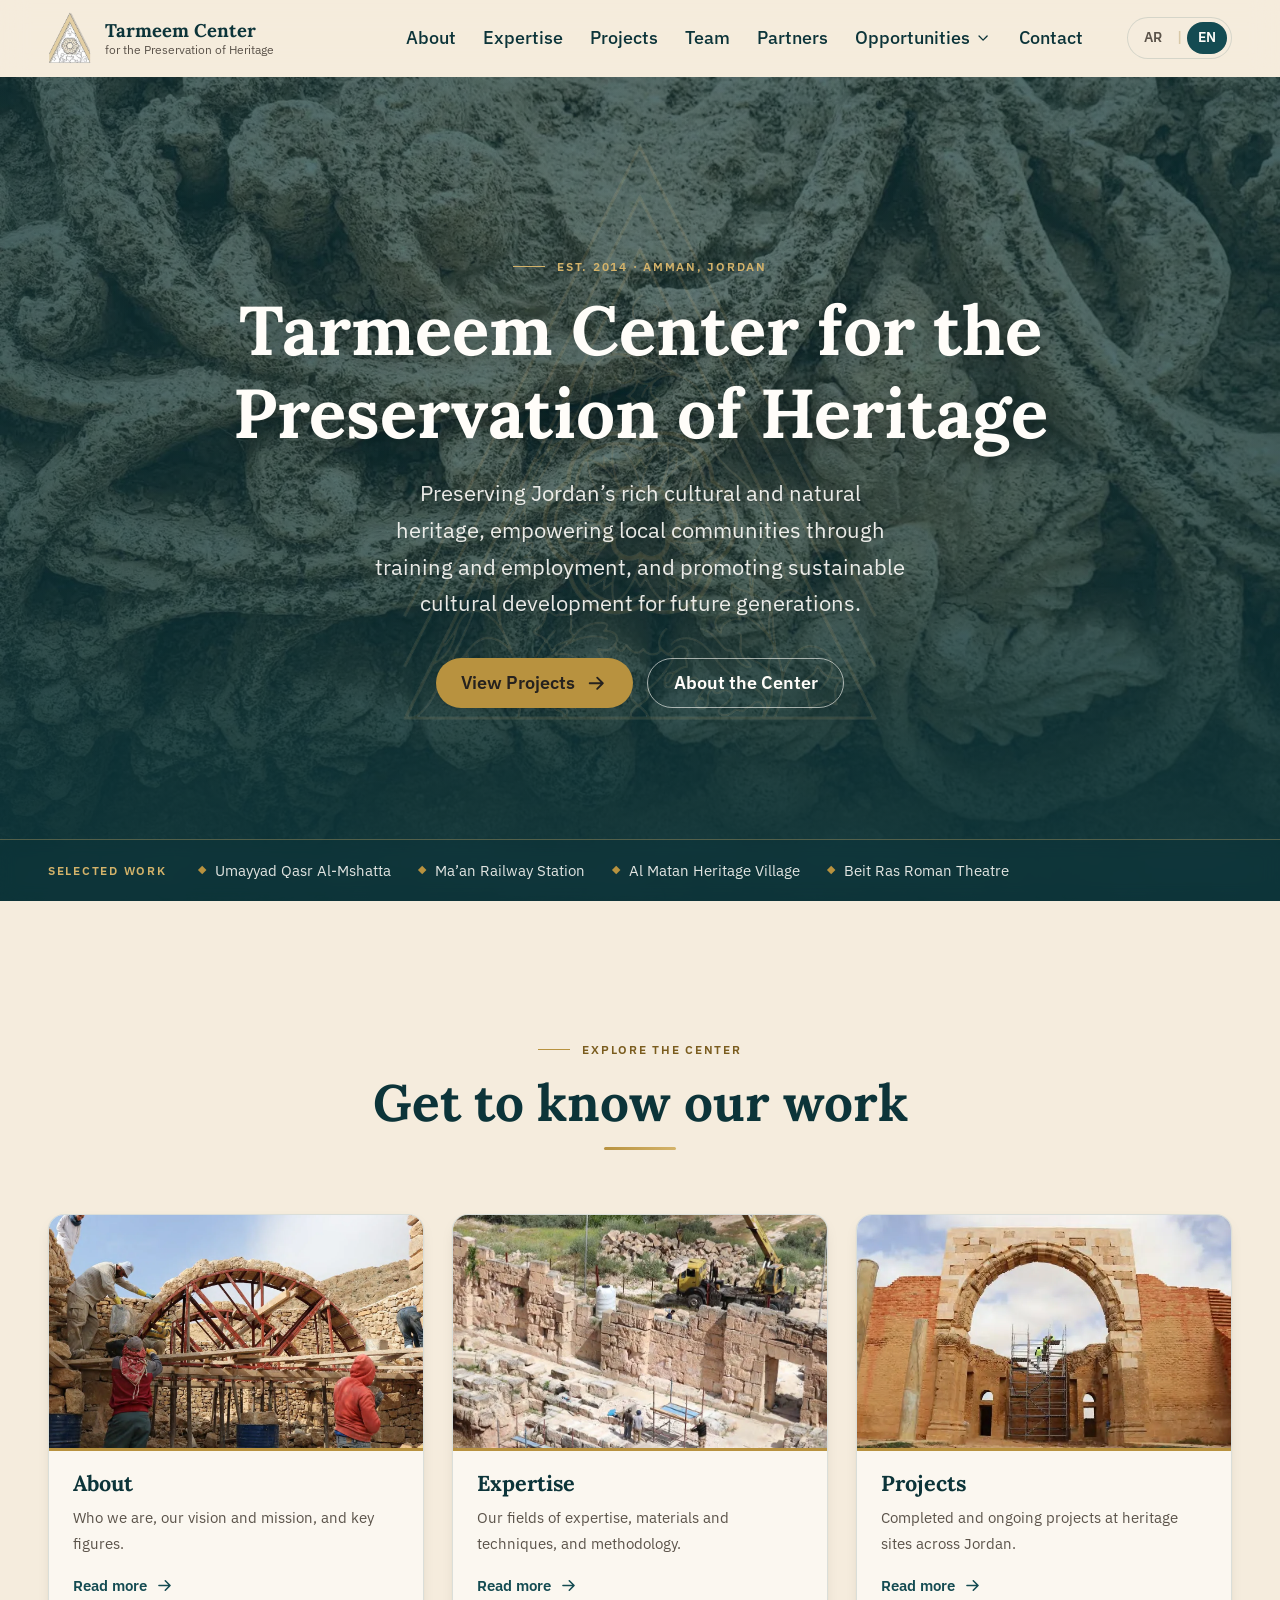
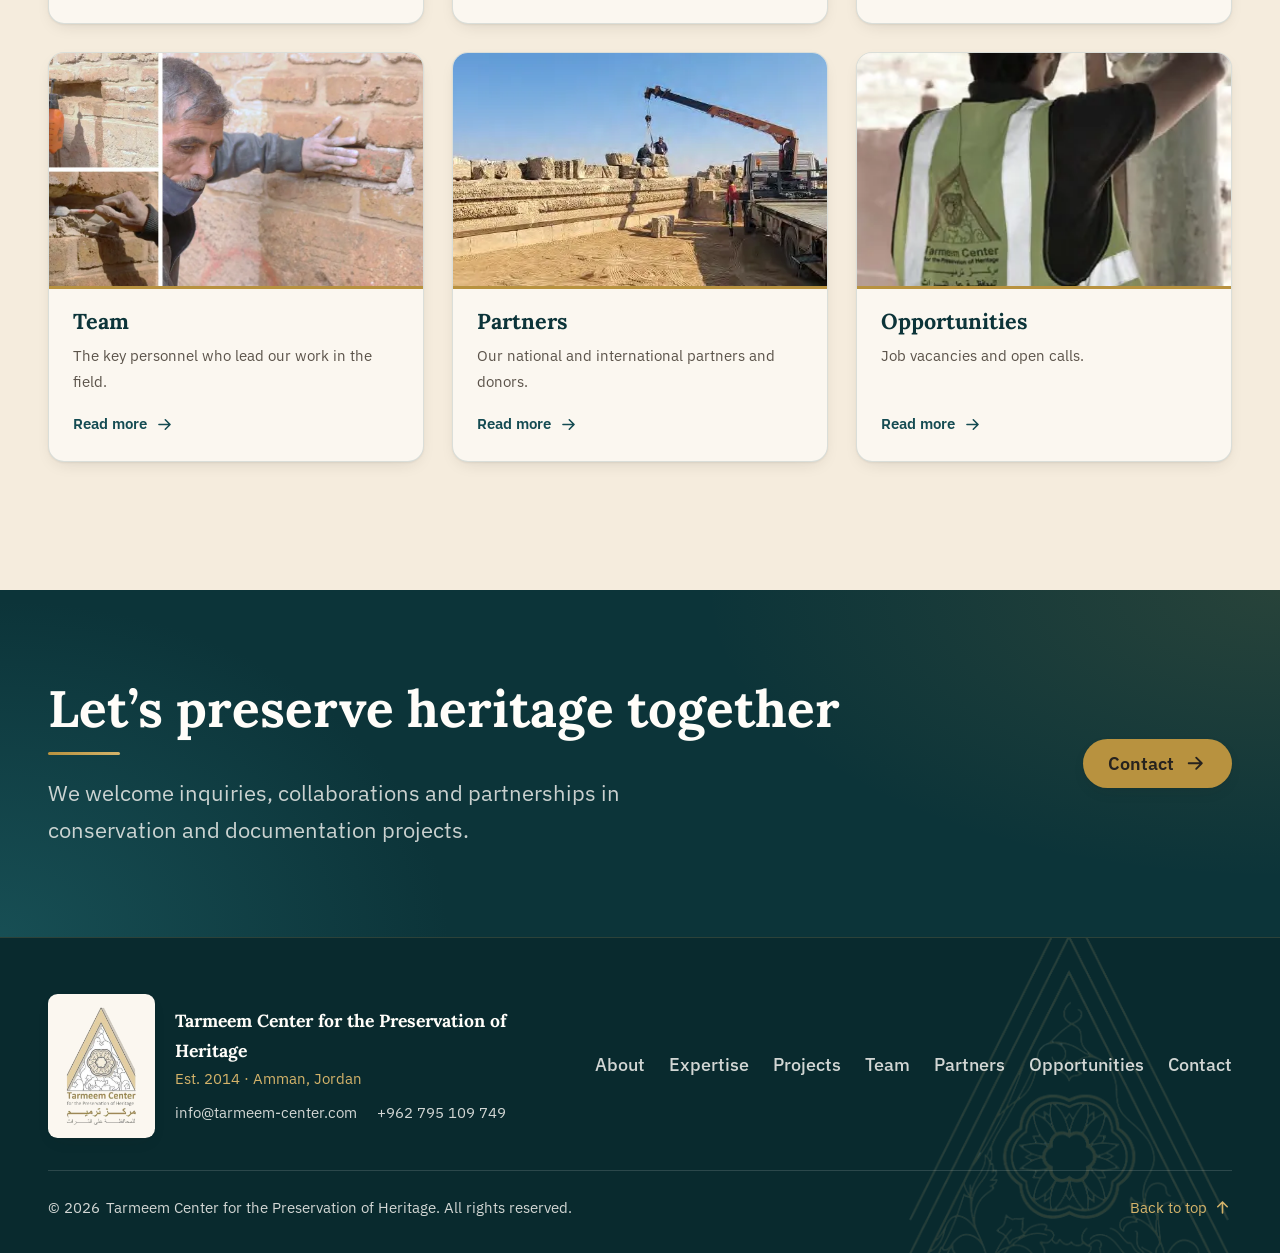
<file: index.html>
<!DOCTYPE html>
<html lang="en" dir="ltr">
<head>
  <meta charset="utf-8">
  <meta name="viewport" content="width=device-width, initial-scale=1">
  <meta name="color-scheme" content="light">
  <meta name="theme-color" content="#144B52">

  <title data-i18n="meta.title">Tarmeem Center for the Preservation of Heritage</title>
  <meta name="description" content="Tarmeem Center for the Preservation of Heritage is a non-profit founded in Amman in 2014, preserving Jordan’s cultural and natural heritage and empowering local communities. Qasr Al-Mshatta, Ma’an Railway Station, Al Matan, Beit Ras Theatre and more." data-i18n-attr="content:meta.description">

  <link rel="canonical" href="https://abedgr.github.io/tarmeem-center/">

  <!--
    Open Graph / social sharing. These URLs must be ABSOLUTE to work on
    WhatsApp, Facebook, X, etc. Update them if the site moves to a custom domain.
    The OG image is a JPG on purpose: several crawlers still do not read WebP.
  -->
  <meta property="og:type" content="website">
  <meta property="og:site_name" content="Tarmeem Center for the Preservation of Heritage" data-i18n-attr="content:meta.title">
  <meta property="og:title" content="Tarmeem Center for the Preservation of Heritage" data-i18n-attr="content:meta.title">
  <meta property="og:description" content="Tarmeem Center for the Preservation of Heritage is a non-profit founded in Amman in 2014, preserving Jordan’s cultural and natural heritage and empowering local communities. Qasr Al-Mshatta, Ma’an Railway Station, Al Matan, Beit Ras Theatre and more." data-i18n-attr="content:meta.description">
  <meta property="og:url" content="https://abedgr.github.io/tarmeem-center/">
  <meta property="og:image" content="https://abedgr.github.io/tarmeem-center/assets/images/og-image.jpg">
  <meta property="og:image:type" content="image/jpeg">
  <meta property="og:image:width" content="1200">
  <meta property="og:image:height" content="630">
  <meta property="og:image:alt" content="Tarmeem Center for the Preservation of Heritage" data-i18n-attr="content:meta.title">
  <meta property="og:locale" content="en_US">
  <meta property="og:locale:alternate" content="ar_AR">
  <meta name="twitter:card" content="summary_large_image">
  <meta name="twitter:title" content="Tarmeem Center for the Preservation of Heritage" data-i18n-attr="content:meta.title">
  <meta name="twitter:description" content="Tarmeem Center for the Preservation of Heritage is a non-profit founded in Amman in 2014, preserving Jordan’s cultural and natural heritage and empowering local communities. Qasr Al-Mshatta, Ma’an Railway Station, Al Matan, Beit Ras Theatre and more." data-i18n-attr="content:meta.description">
  <meta name="twitter:image" content="https://abedgr.github.io/tarmeem-center/assets/images/og-image.jpg">

  <!-- Favicons -->
  <link rel="icon" href="assets/images/favicon-32.png" type="image/png" sizes="32x32">
  <link rel="icon" href="assets/images/favicon-192.png" type="image/png" sizes="192x192">
  <link rel="apple-touch-icon" href="assets/images/apple-touch-icon.png">

  <!-- English by default; a switch to Arabic is remembered for the rest of the visit (applied before first paint). -->
  <script>
    (function () {
      var root = document.documentElement;
      root.classList.add('js');
      try {
        var saved = sessionStorage.getItem('tarmeem-lang');
        if (saved === 'en' || saved === 'ar') {
          root.lang = saved;
          root.dir = saved === 'ar' ? 'rtl' : 'ltr';
        }
      } catch (e) { /* localStorage unavailable: keep the default */ }
    })();
  </script>

  <!-- Links to the old one-page sections (e.g. #projects) open the new pages. -->
  <script>
    (function () {
      var map = { about: 'about.html', vision: 'about.html#vision', expertise: 'expertise.html',
        materials: 'expertise.html#materials', methodology: 'expertise.html#methodology',
        projects: 'projects.html', team: 'team.html', partners: 'partners.html', contact: 'contact.html' };
      var id = location.hash.slice(1);
      if (map[id]) { location.replace(map[id]); }
    })();
  </script>

  <!-- Fonts: Noto Naskh Arabic + Lora for headings, IBM Plex Sans Arabic + IBM Plex Sans for body -->
  <link rel="preconnect" href="https://fonts.googleapis.com">
  <link rel="preconnect" href="https://fonts.gstatic.com" crossorigin>
  <link rel="stylesheet" href="https://fonts.googleapis.com/css2?family=IBM+Plex+Sans+Arabic:wght@400;500;600&family=IBM+Plex+Sans:wght@400;500;600&family=Lora:ital,wght@0,400;0,500;0,600;0,700;1,400&family=Noto+Naskh+Arabic:wght@400;500;600;700&display=swap">

  <link rel="preload" as="image" href="assets/images/hero.webp" fetchpriority="high">
  <link rel="stylesheet" href="css/style.css?v=20261103b">
</head>
<body id="top">

  <a class="skip-link" href="#main" data-i18n="a11y.skip">Skip to content</a>

  <!-- ============================== HEADER ============================== -->
  <!-- The header and footer are repeated on every page: change a menu item in all of them. -->
  <header class="site-header" id="site-header">
    <div class="container header-inner">
      <a class="brand" href="index.html" aria-label="Tarmeem Center for the Preservation of Heritage - Home" data-i18n-attr="aria-label:brand.homeLink">
        <img class="brand__logo" src="assets/images/logo-mark.png" width="270" height="321" alt="" aria-hidden="true">
        <span class="brand__text">
          <span class="brand__name" data-i18n="brand.name">Tarmeem Center</span>
          <span class="brand__sub" data-i18n="brand.sub">for the Preservation of Heritage</span>
        </span>
      </a>

      <button class="nav-toggle" id="nav-toggle" type="button" aria-expanded="false" aria-controls="site-nav" aria-label="Open menu" data-i18n-attr="aria-label:nav.open">
        <span class="nav-toggle__bar" aria-hidden="true"></span>
        <span class="nav-toggle__bar" aria-hidden="true"></span>
        <span class="nav-toggle__bar" aria-hidden="true"></span>
      </button>

      <nav class="site-nav" id="site-nav" aria-label="Main navigation" data-i18n-attr="aria-label:nav.label">
        <ul class="site-nav__list">
          <li><a class="site-nav__link" href="about.html" data-i18n="nav.about">About</a></li>
          <li><a class="site-nav__link" href="expertise.html" data-i18n="nav.expertise">Expertise</a></li>
          <li><a class="site-nav__link" href="projects.html" data-i18n="nav.projects">Projects</a></li>
          <li><a class="site-nav__link" href="team.html" data-i18n="nav.team">Team</a></li>
          <li><a class="site-nav__link" href="partners.html" data-i18n="nav.partners">Partners</a></li>
          <li class="site-nav__item--sub">
            <a class="site-nav__link" href="opportunities.html"><span data-i18n="nav.opportunities">Opportunities</span><svg class="icon site-nav__caret" viewBox="0 0 24 24" aria-hidden="true" focusable="false"><path d="M6 9l6 6 6-6"/></svg></a>
            <button class="site-nav__subtoggle" type="button" aria-expanded="false" aria-controls="nav-sub-opp" aria-label="Show Jobs and Calls" data-i18n-attr="aria-label:nav.subToggle"><svg class="icon" viewBox="0 0 24 24" aria-hidden="true" focusable="false"><path d="M6 9l6 6 6-6"/></svg></button>
            <ul class="site-nav__sub" id="nav-sub-opp">
              <li><a class="site-nav__sublink" href="jobs.html" data-i18n="nav.jobs">Jobs</a></li>
              <li><a class="site-nav__sublink" href="calls.html" data-i18n="nav.calls">Calls</a></li>
            </ul>
          </li>
          <li><a class="site-nav__link" href="contact.html" data-i18n="nav.contact">Contact</a></li>
        </ul>

        <div class="lang-toggle" role="group" aria-label="Language" data-i18n-attr="aria-label:lang.label">
          <button type="button" class="lang-toggle__btn" data-lang="ar" lang="ar" aria-pressed="true" aria-label="العربية">AR</button>
          <span class="lang-toggle__sep" aria-hidden="true">|</span>
          <button type="button" class="lang-toggle__btn" data-lang="en" lang="en" aria-pressed="false" aria-label="English">EN</button>
        </div>
      </nav>
    </div>
  </header>

  <main id="main">

    <!-- ============================== HERO ============================== -->
    <section class="hero" aria-labelledby="hero-title">
      <img class="hero__image" src="assets/images/hero.webp" width="1600" height="1199" fetchpriority="high" decoding="async"
           alt="Detail of carved Umayyad stone ornament with vine scrolls and leaves"
           data-i18n-attr="alt:hero.imageAlt">
      <div class="hero__overlay" aria-hidden="true"></div>
      <div class="hero__pattern" aria-hidden="true"></div>

      <div class="container hero__content">
        <p class="eyebrow eyebrow--light" data-i18n="hero.eyebrow">Est. 2014 · Amman, Jordan</p>
        <h1 class="hero__title" id="hero-title" data-i18n="hero.title">Tarmeem Center for the Preservation of Heritage</h1>
        <p class="hero__mission" data-i18n="hero.mission">Preserving Jordan’s rich cultural and natural heritage, empowering local communities through training and employment, and promoting sustainable cultural development for future generations.</p>
        <div class="hero__actions">
          <a class="btn btn--primary" href="projects.html">
            <span data-i18n="hero.cta">View Projects</span>
            <svg class="icon icon--dir" viewBox="0 0 24 24" aria-hidden="true" focusable="false"><path d="M5 12h14M13 6l6 6-6 6"/></svg>
          </a>
          <a class="btn btn--ghost" href="about.html" data-i18n="hero.ctaSecondary">About the Center</a>
        </div>
      </div>

      <div class="hero__strip">
        <div class="container hero__strip-inner">
          <p class="hero__strip-label" data-i18n="hero.highlights">Selected work</p>
          <ul class="hero__strip-list">
            <li data-i18n="hero.h1">Umayyad Qasr Al-Mshatta</li>
            <li data-i18n="hero.h2">Ma’an Railway Station</li>
            <li data-i18n="hero.h3">Al Matan Heritage Village</li>
            <li data-i18n="hero.h4">Beit Ras Roman Theatre</li>
          </ul>
        </div>
      </div>
    </section>

    <!-- ============================== EXPLORE ============================== -->
    <section class="section explore" aria-labelledby="explore-title">
      <div class="container">
        <header class="section-header section-header--center reveal">
          <p class="eyebrow" data-i18n="home.exploreEyebrow">Explore the Center</p>
          <h2 class="section-title" id="explore-title" data-i18n="home.exploreTitle">Get to know our work</h2>
        </header>
        <ul class="explore__grid">
          <li class="reveal" style="--i:0">
            <a class="explore-card" href="about.html">
              <span class="explore-card__media">
                <img src="assets/images/site/about-field.webp" width="1400" height="946" loading="lazy" decoding="async" alt="The Tarmeem team restoring a historic timber structure on site" data-i18n-attr="alt:about.imageAlt1">
              </span>
              <span class="explore-card__body">
                <span class="explore-card__title" data-i18n="nav.about">About</span>
                <span class="explore-card__text" data-i18n="home.card.about">Who we are, our vision and mission, and key figures.</span>
                <span class="explore-card__cta"><span data-i18n="home.more">Read more</span><svg class="icon icon--dir" viewBox="0 0 24 24" aria-hidden="true" focusable="false"><path d="M5 12h14M13 6l6 6-6 6"/></svg></span>
              </span>
            </a>
          </li>
          <li class="reveal" style="--i:1">
            <a class="explore-card" href="expertise.html">
              <span class="explore-card__media">
                <img src="assets/images/site/expertise-site.webp" width="953" height="636" loading="lazy" decoding="async" alt="A crane and team working among ancient stone walls on site" data-i18n-attr="alt:exp.imageAlt">
              </span>
              <span class="explore-card__body">
                <span class="explore-card__title" data-i18n="nav.expertise">Expertise</span>
                <span class="explore-card__text" data-i18n="home.card.expertise">Our fields of expertise, materials and techniques, and methodology.</span>
                <span class="explore-card__cta"><span data-i18n="home.more">Read more</span><svg class="icon icon--dir" viewBox="0 0 24 24" aria-hidden="true" focusable="false"><path d="M5 12h14M13 6l6 6-6 6"/></svg></span>
              </span>
            </a>
          </li>
          <li class="reveal" style="--i:2">
            <a class="explore-card" href="projects.html">
              <span class="explore-card__media">
                <img src="assets/images/projects/mshatta-1.webp" width="722" height="481" loading="lazy" decoding="async" alt="The stone arch and brick walls of Qasr Al-Mshatta during conservation" data-i18n-attr="alt:mat.mudbrick.alt">
              </span>
              <span class="explore-card__body">
                <span class="explore-card__title" data-i18n="nav.projects">Projects</span>
                <span class="explore-card__text" data-i18n="home.card.projects">Completed and ongoing projects at heritage sites across Jordan.</span>
                <span class="explore-card__cta"><span data-i18n="home.more">Read more</span><svg class="icon icon--dir" viewBox="0 0 24 24" aria-hidden="true" focusable="false"><path d="M5 12h14M13 6l6 6-6 6"/></svg></span>
              </span>
            </a>
          </li>
          <li class="reveal" style="--i:0">
            <a class="explore-card" href="team.html">
              <span class="explore-card__media">
                <img src="assets/images/site/team-field.webp" width="1400" height="655" loading="lazy" decoding="async" alt="Field work by the team: documentation and brick wall restoration" data-i18n-attr="alt:team.photoAlt">
              </span>
              <span class="explore-card__body">
                <span class="explore-card__title" data-i18n="nav.team">Team</span>
                <span class="explore-card__text" data-i18n="home.card.team">The key personnel who lead our work in the field.</span>
                <span class="explore-card__cta"><span data-i18n="home.more">Read more</span><svg class="icon icon--dir" viewBox="0 0 24 24" aria-hidden="true" focusable="false"><path d="M5 12h14M13 6l6 6-6 6"/></svg></span>
              </span>
            </a>
          </li>
          <li class="reveal" style="--i:1">
            <a class="explore-card" href="partners.html">
              <span class="explore-card__media">
                <img src="assets/images/site/about-crane.webp" width="763" height="343" loading="lazy" decoding="async" alt="A crane lifting stone blocks during restoration at an archaeological site" data-i18n-attr="alt:about.imageAlt2">
              </span>
              <span class="explore-card__body">
                <span class="explore-card__title" data-i18n="nav.partners">Partners</span>
                <span class="explore-card__text" data-i18n="home.card.partners">Our national and international partners and donors.</span>
                <span class="explore-card__cta"><span data-i18n="home.more">Read more</span><svg class="icon icon--dir" viewBox="0 0 24 24" aria-hidden="true" focusable="false"><path d="M5 12h14M13 6l6 6-6 6"/></svg></span>
              </span>
            </a>
          </li>
          <li class="reveal" style="--i:2">
            <a class="explore-card" href="opportunities.html">
              <span class="explore-card__media">
                <img src="assets/images/site/vision-worker.webp" width="359" height="538" loading="lazy" decoding="async" alt="A Tarmeem team member in a branded safety vest working on site" data-i18n-attr="alt:vm.visionAlt">
              </span>
              <span class="explore-card__body">
                <span class="explore-card__title" data-i18n="nav.opportunities">Opportunities</span>
                <span class="explore-card__text" data-i18n="home.card.opportunities">Job vacancies and open calls.</span>
                <span class="explore-card__cta"><span data-i18n="home.more">Read more</span><svg class="icon icon--dir" viewBox="0 0 24 24" aria-hidden="true" focusable="false"><path d="M5 12h14M13 6l6 6-6 6"/></svg></span>
              </span>
            </a>
          </li>
        </ul>
      </div>
    </section>

    <!-- ============================== CONTACT BAND ============================== -->
    <section class="section section--dark cta-band" aria-labelledby="cta-title">
      <div class="container cta-band__inner reveal">
        <div>
          <h2 class="section-title section-title--light" id="cta-title" data-i18n="contact.title">Let’s preserve heritage together</h2>
          <p class="section-lead section-lead--light" data-i18n="contact.subtitle">We welcome inquiries, collaborations and partnerships in conservation and documentation projects.</p>
        </div>
        <a class="btn btn--primary" href="contact.html">
          <span data-i18n="nav.contact">Contact</span>
          <svg class="icon icon--dir" viewBox="0 0 24 24" aria-hidden="true" focusable="false"><path d="M5 12h14M13 6l6 6-6 6"/></svg>
        </a>
      </div>
    </section>
  </main>

  <!-- ============================== FOOTER ============================== -->
  <footer class="site-footer">
    <div class="container footer-inner">
      <div class="footer__brand">
        <img class="footer__logo" src="assets/images/logo-full.png" width="274" height="446" loading="lazy" decoding="async"
             alt="Tarmeem Center for the Preservation of Heritage logo" data-i18n-attr="alt:brand.logoAlt">
        <div>
          <p class="footer__name" data-i18n="meta.title">Tarmeem Center for the Preservation of Heritage</p>
          <p class="footer__meta" data-i18n="footer.founded">Est. 2014 · Amman, Jordan</p>
          <p class="footer__contact">
            <a href="mailto:info@tarmeem-center.com" dir="ltr">info@tarmeem-center.com</a>
            <a href="tel:+962795109749" dir="ltr">+962 795 109 749</a>
          </p>
        </div>
      </div>

      <nav class="footer__nav" aria-label="Footer links" data-i18n-attr="aria-label:footer.navLabel">
        <a href="about.html" data-i18n="nav.about">About</a>
        <a href="expertise.html" data-i18n="nav.expertise">Expertise</a>
        <a href="projects.html" data-i18n="nav.projects">Projects</a>
        <a href="team.html" data-i18n="nav.team">Team</a>
        <a href="partners.html" data-i18n="nav.partners">Partners</a>
        <a href="opportunities.html" data-i18n="nav.opportunities">Opportunities</a>
        <a href="contact.html" data-i18n="nav.contact">Contact</a>
      </nav>

      <div class="footer__bottom">
        <p class="footer__copy">
          <span>&copy; <span id="footer-year">2026</span></span>
          <span data-i18n="footer.rights">Tarmeem Center for the Preservation of Heritage. All rights reserved.</span>
        </p>
        <a class="footer__top" href="#top">
          <span data-i18n="footer.backToTop">Back to top</span>
          <svg class="icon" viewBox="0 0 24 24" aria-hidden="true" focusable="false"><path d="M12 19V5M6 11l6-6 6 6"/></svg>
        </a>
      </div>
    </div>
  </footer>

  <!-- Icon templates cloned by js/main.js when rendering cards -->
  <template id="tpl-icon-arrow">
    <svg class="icon icon--dir" viewBox="0 0 24 24" aria-hidden="true" focusable="false"><path d="M5 12h14M13 6l6 6-6 6"/></svg>
  </template>

  <script src="js/i18n.js?v=20261103a"></script>
  <script src="js/main.js?v=20261103a"></script>
</body>
</html>
</file>
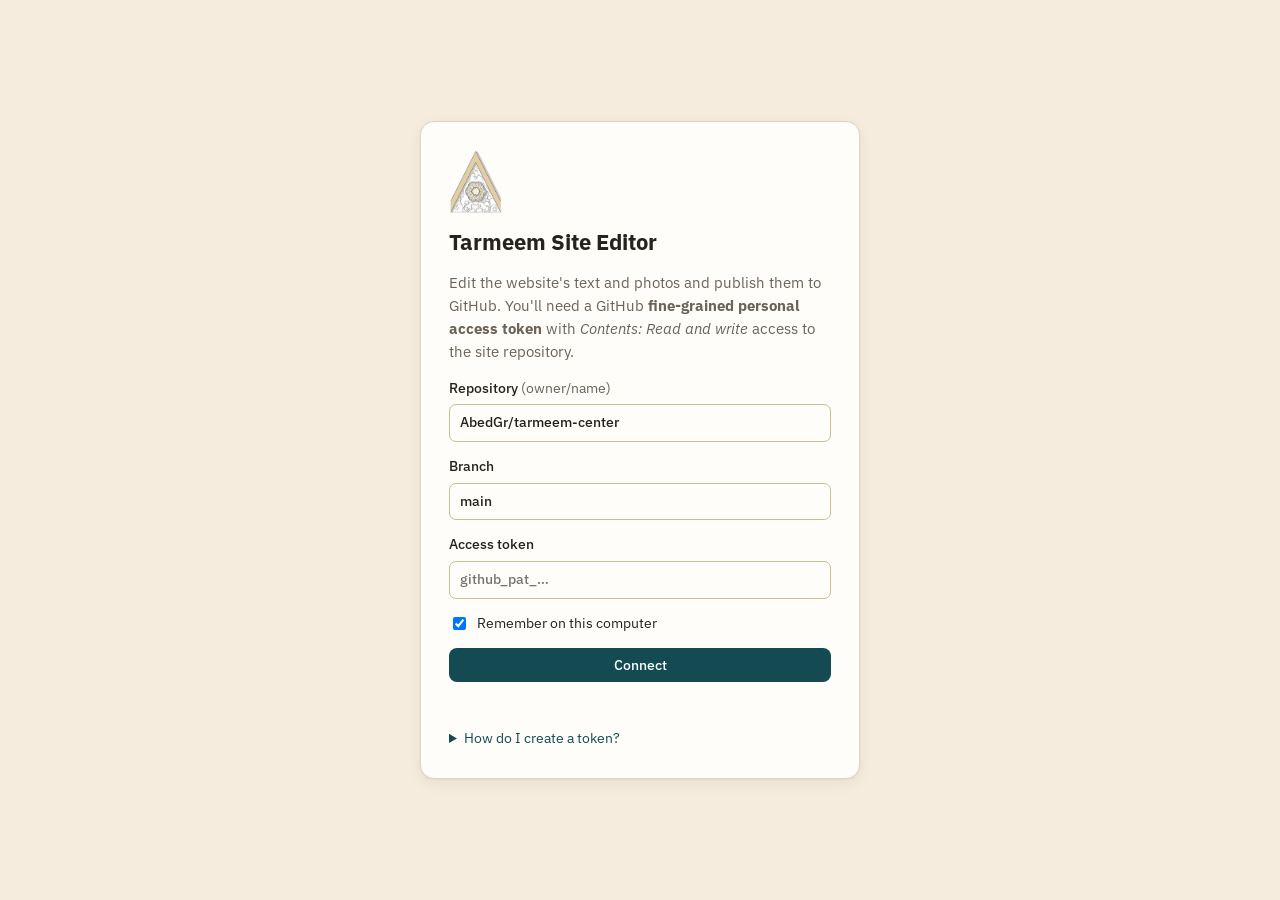
<file: admin/index.html>
<!doctype html>
<html lang="en" dir="ltr">
<head>
  <meta charset="utf-8">
  <meta name="viewport" content="width=device-width, initial-scale=1">
  <meta name="robots" content="noindex, nofollow">
  <title>Tarmeem Site Editor</title>
  <link rel="icon" href="../assets/images/favicon-32.png" type="image/png">
  <link rel="preconnect" href="https://fonts.googleapis.com">
  <link rel="preconnect" href="https://fonts.gstatic.com" crossorigin>
  <link rel="stylesheet" href="https://fonts.googleapis.com/css2?family=IBM+Plex+Sans+Arabic:wght@400;500;600&family=IBM+Plex+Sans:wght@400;500;600&display=swap">
  <link rel="stylesheet" href="admin.css">
</head>
<body>
  <!-- ======================================================== LOGIN -->
  <section id="login" class="login" hidden>
    <form id="login-form" class="login__card">
      <img src="../assets/images/logo-mark.png" alt="" width="54" height="64">
      <h1>Tarmeem Site Editor</h1>
      <p class="muted">Edit the website's text and photos and publish them to GitHub. You'll need a GitHub
        <strong>fine-grained personal access token</strong> with <em>Contents: Read and write</em> access to the site repository.</p>
      <label><span>Repository <span class="muted">(owner/name)</span></span>
        <input id="login-repo" required value="AbedGr/tarmeem-center" autocomplete="off" spellcheck="false">
      </label>
      <label>Branch
        <input id="login-branch" required value="main" autocomplete="off" spellcheck="false">
      </label>
      <label>Access token
        <input id="login-token" type="password" required autocomplete="off" spellcheck="false" placeholder="github_pat_…">
      </label>
      <label class="check"><input id="login-remember" type="checkbox" checked> Remember on this computer</label>
      <button class="btn btn--primary" type="submit">Connect</button>
      <p id="login-error" class="error" role="alert"></p>
      <details class="help">
        <summary>How do I create a token?</summary>
        <ol>
          <li>Open <a href="https://github.com/settings/personal-access-tokens/new" target="_blank" rel="noopener">GitHub → Settings → Developer settings → Fine-grained tokens</a>.</li>
          <li>Repository access: <em>Only select repositories</em> → choose the site repository.</li>
          <li>Permissions → Repository → <em>Contents</em>: <strong>Read and write</strong>.</li>
          <li>Generate, copy the token and paste it here. Treat it like a password.</li>
        </ol>
      </details>
    </form>
  </section>

  <!-- ======================================================== APP -->
  <div id="app" class="app" hidden>
    <header class="topbar">
      <div class="topbar__brand">
        <img src="../assets/images/logo-mark.png" alt="" width="27" height="32">
        <span>Site Editor</span>
      </div>
      <nav class="tabs" role="tablist" aria-label="Sections">
        <button role="tab" data-tab="projects" aria-selected="true">Projects</button>
        <button role="tab" data-tab="images" aria-selected="false">Page photos</button>
        <button role="tab" data-tab="text" aria-selected="false">Page text</button>
        <button role="tab" data-tab="team" aria-selected="false">Team</button>
        <button role="tab" data-tab="partners" aria-selected="false">Partners</button>
        <button role="tab" data-tab="opps" aria-selected="false">Jobs &amp; calls</button>
      </nav>
      <div class="topbar__actions">
        <span id="dirty-badge" class="badge" hidden>Unsaved changes</span>
        <a id="view-site" class="btn btn--ghost" target="_blank" rel="noopener">View site ↗</a>
        <button id="btn-discard" class="btn btn--ghost" type="button">Discard</button>
        <button id="btn-publish" class="btn btn--primary" type="button" disabled>Publish</button>
        <button id="btn-logout" class="btn btn--ghost btn--icon" type="button" title="Disconnect" aria-label="Disconnect">⏻</button>
      </div>
    </header>

    <main id="main" class="main">
      <div id="loading" class="loading">Loading site content…</div>
      <section id="tab-projects" class="tab" hidden></section>
      <section id="tab-images" class="tab" hidden></section>
      <section id="tab-text" class="tab" hidden></section>
      <section id="tab-team" class="tab" hidden></section>
      <section id="tab-partners" class="tab" hidden></section>
      <section id="tab-opps" class="tab" hidden></section>
    </main>
  </div>

  <!-- ======================================================== PUBLISH DIALOG -->
  <dialog id="publish-dialog" class="dialog">
    <form method="dialog" id="publish-form">
      <h2>Publish changes</h2>
      <p class="muted">These files will be committed to <strong id="publish-target"></strong>. The live site updates within 1–2 minutes.</p>
      <ul id="publish-files" class="file-list"></ul>
      <label>Change description
        <input id="publish-message" required value="Update site content">
      </label>
      <p id="publish-error" class="error" role="alert"></p>
      <div class="dialog__actions">
        <button class="btn btn--ghost" value="cancel" formnovalidate>Cancel</button>
        <button id="publish-confirm" class="btn btn--primary" value="ok">Publish now</button>
      </div>
    </form>
  </dialog>

  <div id="toast" class="toast" role="status" aria-live="polite"></div>

  <script src="admin.js"></script>
</body>
</html>
</file>
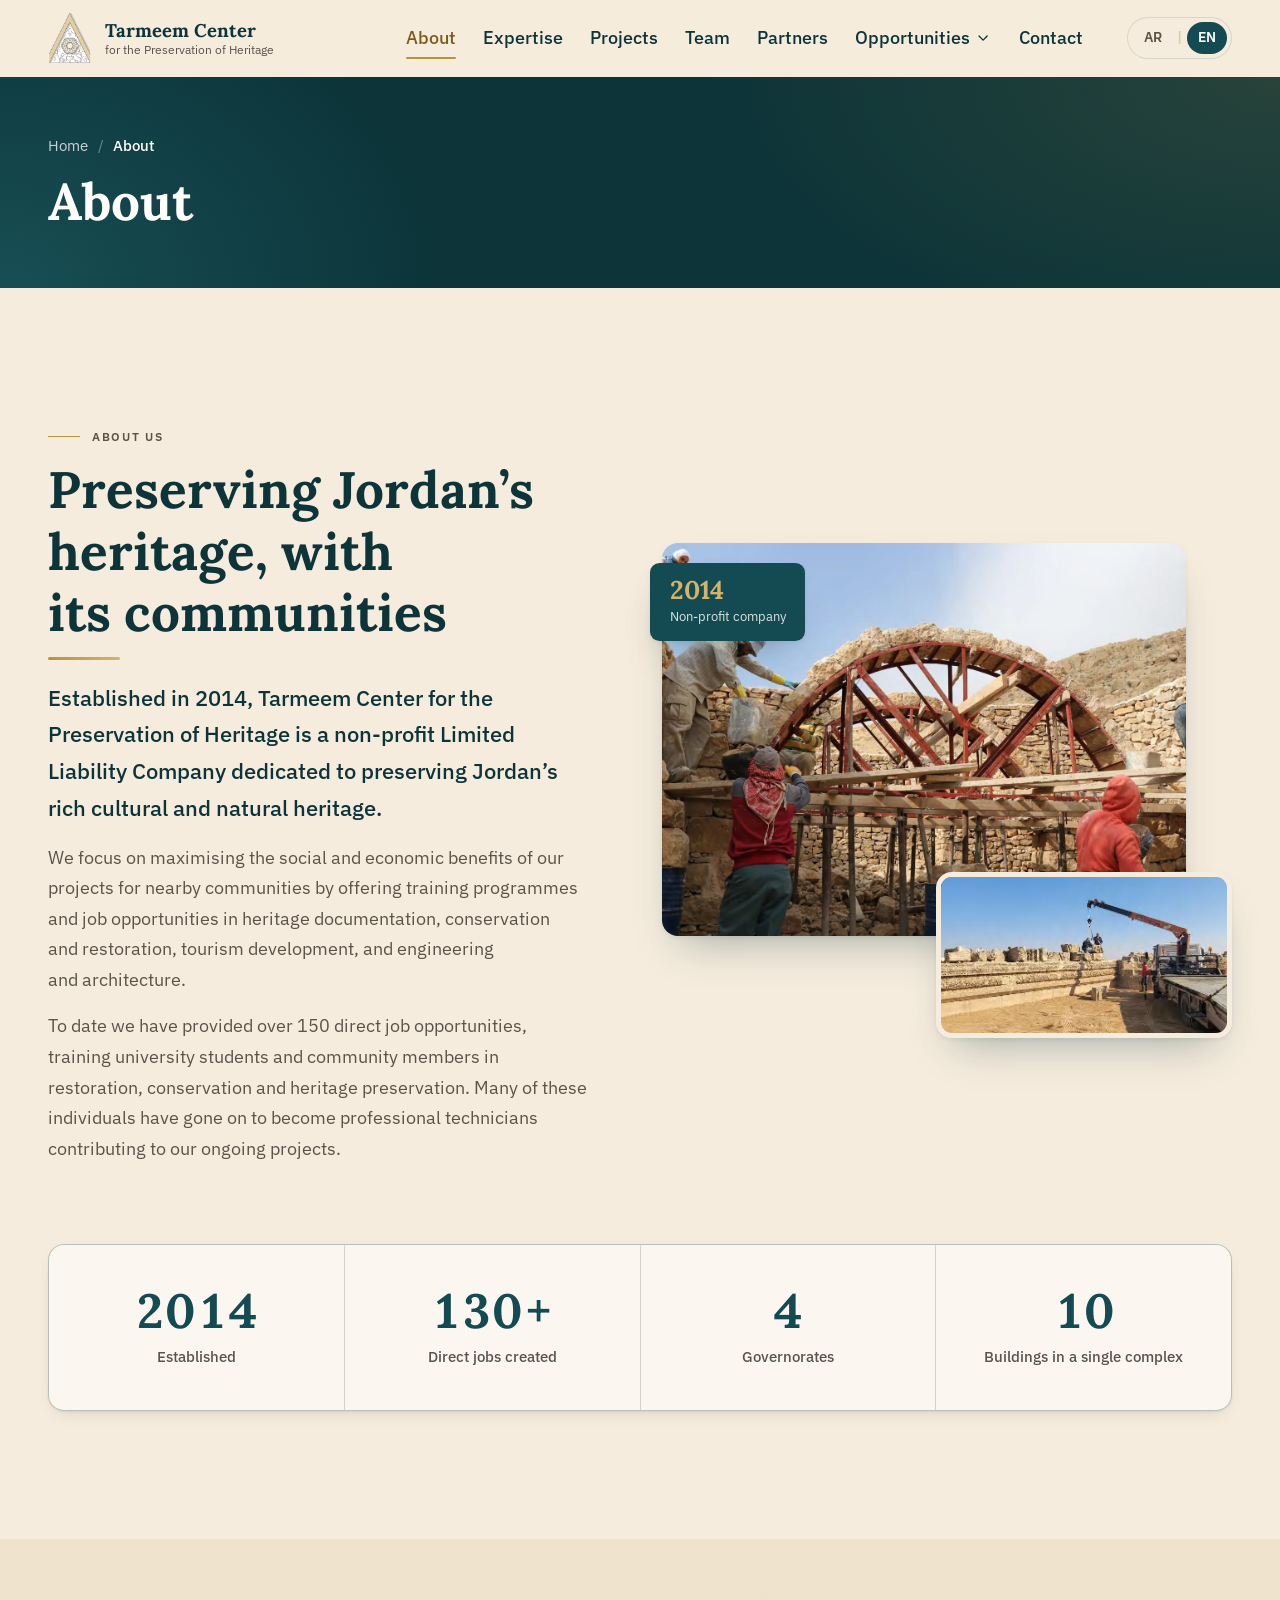
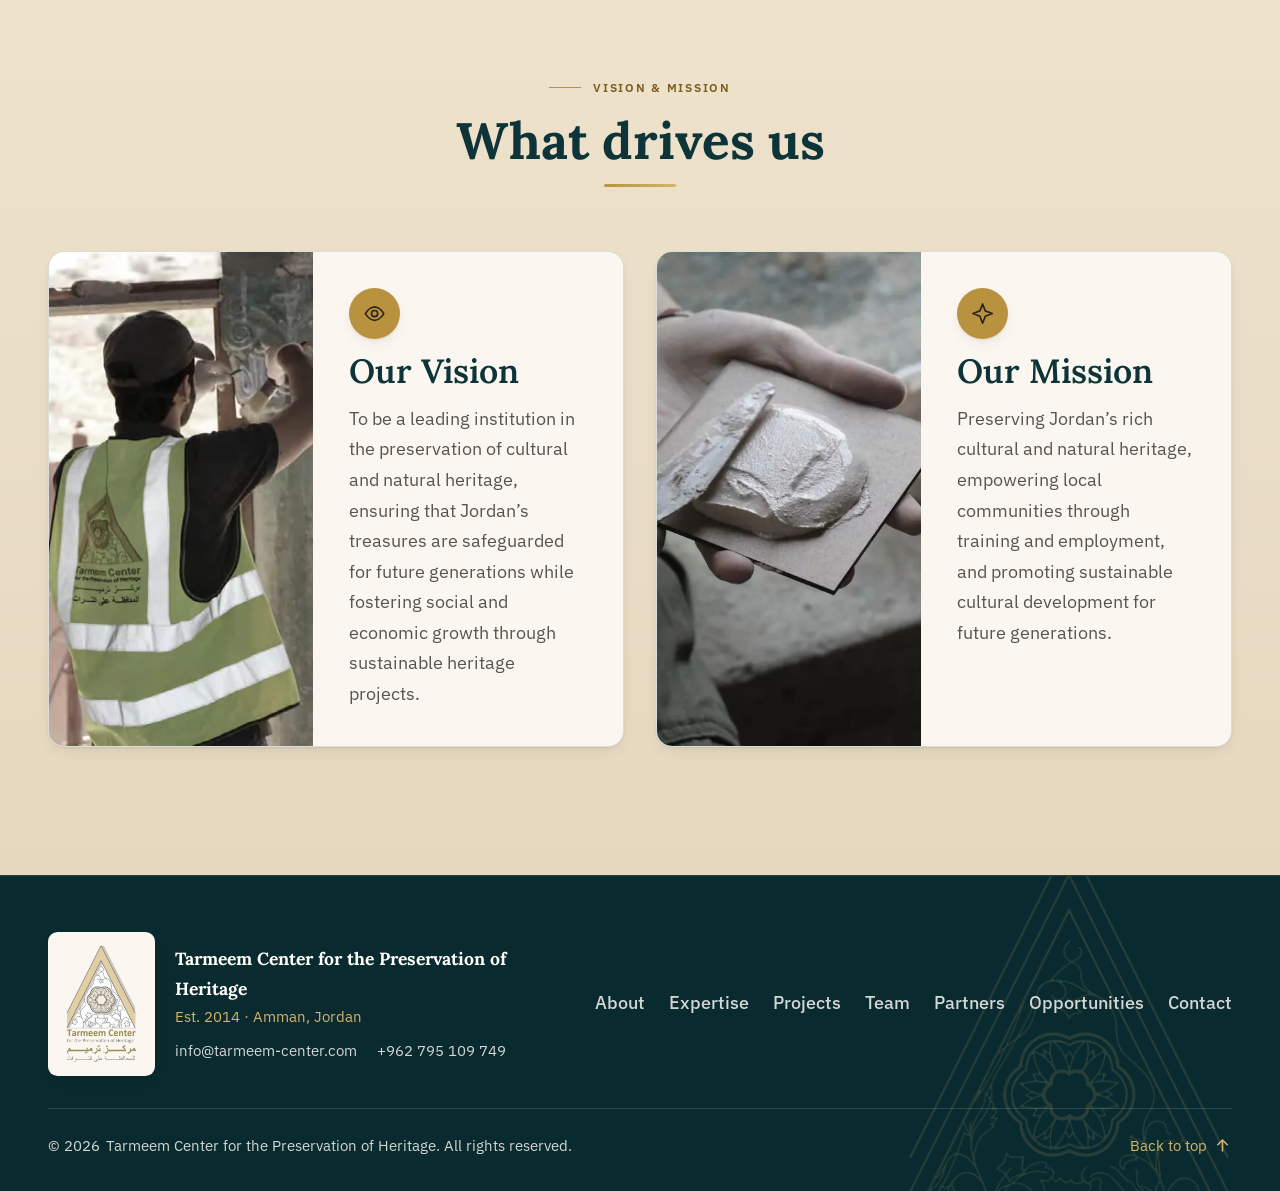
<file: about.html>
<!DOCTYPE html>
<html lang="en" dir="ltr">
<head>
  <meta charset="utf-8">
  <meta name="viewport" content="width=device-width, initial-scale=1">
  <meta name="color-scheme" content="light">
  <meta name="theme-color" content="#144B52">

  <title data-i18n="about.metaTitle">About | Tarmeem Center for the Preservation of Heritage</title>
  <meta name="description" content="About Tarmeem Center for the Preservation of Heritage: who we are, our vision and mission, and key figures since 2014." data-i18n-attr="content:about.metaDescription">

  <link rel="canonical" href="https://abedgr.github.io/tarmeem-center/about.html">

  <!--
    Open Graph / social sharing. These URLs must be ABSOLUTE to work on
    WhatsApp, Facebook, X, etc. Update them if the site moves to a custom domain.
    The OG image is a JPG on purpose: several crawlers still do not read WebP.
  -->
  <meta property="og:type" content="website">
  <meta property="og:site_name" content="Tarmeem Center for the Preservation of Heritage" data-i18n-attr="content:meta.title">
  <meta property="og:title" content="About | Tarmeem Center for the Preservation of Heritage" data-i18n-attr="content:about.metaTitle">
  <meta property="og:description" content="About Tarmeem Center for the Preservation of Heritage: who we are, our vision and mission, and key figures since 2014." data-i18n-attr="content:about.metaDescription">
  <meta property="og:url" content="https://abedgr.github.io/tarmeem-center/about.html">
  <meta property="og:image" content="https://abedgr.github.io/tarmeem-center/assets/images/og-image.jpg">
  <meta property="og:image:type" content="image/jpeg">
  <meta property="og:image:width" content="1200">
  <meta property="og:image:height" content="630">
  <meta property="og:image:alt" content="Tarmeem Center for the Preservation of Heritage" data-i18n-attr="content:meta.title">
  <meta property="og:locale" content="en_US">
  <meta property="og:locale:alternate" content="ar_AR">
  <meta name="twitter:card" content="summary_large_image">
  <meta name="twitter:title" content="About | Tarmeem Center for the Preservation of Heritage" data-i18n-attr="content:about.metaTitle">
  <meta name="twitter:description" content="About Tarmeem Center for the Preservation of Heritage: who we are, our vision and mission, and key figures since 2014." data-i18n-attr="content:about.metaDescription">
  <meta name="twitter:image" content="https://abedgr.github.io/tarmeem-center/assets/images/og-image.jpg">

  <!-- Favicons -->
  <link rel="icon" href="assets/images/favicon-32.png" type="image/png" sizes="32x32">
  <link rel="icon" href="assets/images/favicon-192.png" type="image/png" sizes="192x192">
  <link rel="apple-touch-icon" href="assets/images/apple-touch-icon.png">

  <!-- English by default; a switch to Arabic is remembered for the rest of the visit (applied before first paint). -->
  <script>
    (function () {
      var root = document.documentElement;
      root.classList.add('js');
      try {
        var saved = sessionStorage.getItem('tarmeem-lang');
        if (saved === 'en' || saved === 'ar') {
          root.lang = saved;
          root.dir = saved === 'ar' ? 'rtl' : 'ltr';
        }
      } catch (e) { /* localStorage unavailable: keep the default */ }
    })();
  </script>

  <!-- Fonts: Noto Naskh Arabic + Lora for headings, IBM Plex Sans Arabic + IBM Plex Sans for body -->
  <link rel="preconnect" href="https://fonts.googleapis.com">
  <link rel="preconnect" href="https://fonts.gstatic.com" crossorigin>
  <link rel="stylesheet" href="https://fonts.googleapis.com/css2?family=IBM+Plex+Sans+Arabic:wght@400;500;600&family=IBM+Plex+Sans:wght@400;500;600&family=Lora:ital,wght@0,400;0,500;0,600;0,700;1,400&family=Noto+Naskh+Arabic:wght@400;500;600;700&display=swap">

  <link rel="stylesheet" href="css/style.css?v=20261103b">
</head>
<body id="top" class="subpage">

  <a class="skip-link" href="#main" data-i18n="a11y.skip">Skip to content</a>

  <!-- ============================== HEADER ============================== -->
  <!-- The header and footer are repeated on every page: change a menu item in all of them. -->
  <header class="site-header" id="site-header">
    <div class="container header-inner">
      <a class="brand" href="index.html" aria-label="Tarmeem Center for the Preservation of Heritage - Home" data-i18n-attr="aria-label:brand.homeLink">
        <img class="brand__logo" src="assets/images/logo-mark.png" width="270" height="321" alt="" aria-hidden="true">
        <span class="brand__text">
          <span class="brand__name" data-i18n="brand.name">Tarmeem Center</span>
          <span class="brand__sub" data-i18n="brand.sub">for the Preservation of Heritage</span>
        </span>
      </a>

      <button class="nav-toggle" id="nav-toggle" type="button" aria-expanded="false" aria-controls="site-nav" aria-label="Open menu" data-i18n-attr="aria-label:nav.open">
        <span class="nav-toggle__bar" aria-hidden="true"></span>
        <span class="nav-toggle__bar" aria-hidden="true"></span>
        <span class="nav-toggle__bar" aria-hidden="true"></span>
      </button>

      <nav class="site-nav" id="site-nav" aria-label="Main navigation" data-i18n-attr="aria-label:nav.label">
        <ul class="site-nav__list">
          <li><a class="site-nav__link" href="about.html" aria-current="page" data-i18n="nav.about">About</a></li>
          <li><a class="site-nav__link" href="expertise.html" data-i18n="nav.expertise">Expertise</a></li>
          <li><a class="site-nav__link" href="projects.html" data-i18n="nav.projects">Projects</a></li>
          <li><a class="site-nav__link" href="team.html" data-i18n="nav.team">Team</a></li>
          <li><a class="site-nav__link" href="partners.html" data-i18n="nav.partners">Partners</a></li>
          <li class="site-nav__item--sub">
            <a class="site-nav__link" href="opportunities.html"><span data-i18n="nav.opportunities">Opportunities</span><svg class="icon site-nav__caret" viewBox="0 0 24 24" aria-hidden="true" focusable="false"><path d="M6 9l6 6 6-6"/></svg></a>
            <button class="site-nav__subtoggle" type="button" aria-expanded="false" aria-controls="nav-sub-opp" aria-label="Show Jobs and Calls" data-i18n-attr="aria-label:nav.subToggle"><svg class="icon" viewBox="0 0 24 24" aria-hidden="true" focusable="false"><path d="M6 9l6 6 6-6"/></svg></button>
            <ul class="site-nav__sub" id="nav-sub-opp">
              <li><a class="site-nav__sublink" href="jobs.html" data-i18n="nav.jobs">Jobs</a></li>
              <li><a class="site-nav__sublink" href="calls.html" data-i18n="nav.calls">Calls</a></li>
            </ul>
          </li>
          <li><a class="site-nav__link" href="contact.html" data-i18n="nav.contact">Contact</a></li>
        </ul>

        <div class="lang-toggle" role="group" aria-label="Language" data-i18n-attr="aria-label:lang.label">
          <button type="button" class="lang-toggle__btn" data-lang="ar" lang="ar" aria-pressed="true" aria-label="العربية">AR</button>
          <span class="lang-toggle__sep" aria-hidden="true">|</span>
          <button type="button" class="lang-toggle__btn" data-lang="en" lang="en" aria-pressed="false" aria-label="English">EN</button>
        </div>
      </nav>
    </div>
  </header>

  <main id="main">

    <!-- ============================== PAGE HEADER ============================== -->
    <section class="section--dark page-hero page-hero--compact" aria-labelledby="page-title">
      <div class="container">
        <nav class="breadcrumb" aria-label="Breadcrumb" data-i18n-attr="aria-label:nav.breadcrumb">
          <ol>
            <li><a href="index.html" data-i18n="nav.home">Home</a></li>
            <li><span aria-current="page" data-i18n="nav.about">About</span></li>
          </ol>
        </nav>
        <h1 class="page-hero__title" id="page-title" data-i18n="nav.about">About</h1>
      </div>
    </section>

    <!-- ============================== ABOUT ============================== -->
    <section class="section about" id="about" aria-labelledby="about-title">
      <div class="container">
        <div class="about__layout">
          <div class="about__text reveal">
            <p class="eyebrow" data-i18n="about.eyebrow">About us</p>
            <h2 class="section-title" id="about-title" data-i18n="about.title">Preserving Jordan’s heritage, with its communities</h2>
            <p class="about__lead" data-i18n="about.p1">Established in 2014, Tarmeem Center for the Preservation of Heritage is a non-profit Limited Liability Company dedicated to preserving Jordan’s rich cultural and natural heritage.</p>
            <p data-i18n="about.p2">We focus on maximising the social and economic benefits of our projects for nearby communities by offering training programmes and job opportunities in heritage documentation, conservation and restoration, tourism development, and engineering and architecture.</p>
            <p data-i18n="about.p3">To date we have provided over 150 direct job opportunities, training university students and community members in restoration, conservation and heritage preservation. Many of these individuals have gone on to become professional technicians contributing to our ongoing projects.</p>
          </div>

          <figure class="about__media reveal">
            <img class="about__img about__img--main" src="assets/images/site/about-field.webp" width="1400" height="946" loading="lazy" decoding="async"
                 alt="The Tarmeem team restoring a historic timber structure on site" data-i18n-attr="alt:about.imageAlt1">
            <img class="about__img about__img--inset" src="assets/images/site/about-crane.webp" width="763" height="343" loading="lazy" decoding="async"
                 alt="A crane lifting stone blocks during restoration at an archaeological site" data-i18n-attr="alt:about.imageAlt2">
            <span class="about__badge">
              <strong>2014</strong>
              <span data-i18n="about.badge">Non-profit company</span>
            </span>
          </figure>
        </div>

        <!-- Key numbers. data-stat-static keeps a value from counting up (e.g. a year). -->
        <dl class="stats reveal" aria-label="Key numbers" data-i18n-attr="aria-label:stats.label">
          <div class="stat">
            <dt class="stat__label" data-i18n="stats.founded">Established</dt>
            <dd class="stat__value" data-stat-value="2014" data-stat-static>2014</dd>
          </div>
          <div class="stat">
            <dt class="stat__label" data-i18n="stats.jobs">Direct jobs created</dt>
            <dd class="stat__value" data-stat-value="150" data-stat-suffix="+">150+</dd>
          </div>
          <div class="stat">
            <dt class="stat__label" data-i18n="stats.governorates">Governorates</dt>
            <dd class="stat__value" data-stat-value="5">5</dd>
          </div>
          <div class="stat">
            <dt class="stat__label" data-i18n="stats.buildings">Buildings in a single complex</dt>
            <dd class="stat__value" data-stat-value="11">11</dd>
          </div>
        </dl>
      </div>
    </section>


    <!-- ============================== VISION & MISSION ============================== -->
    <section class="section section--tint vm" id="vision" aria-labelledby="vm-title">
      <div class="container">
        <header class="section-header section-header--center reveal">
          <p class="eyebrow" data-i18n="vm.eyebrow">Vision &amp; Mission</p>
          <h2 class="section-title" id="vm-title" data-i18n="vm.title">What drives us</h2>
        </header>

        <div class="vm__grid">
          <article class="vm__card reveal">
            <div class="vm__media">
              <img src="assets/images/site/vision-worker.webp" width="359" height="538" loading="lazy" decoding="async" alt="A Tarmeem team member in a branded safety vest working on site" data-i18n-attr="alt:vm.visionAlt">
            </div>
            <div class="vm__body">
              <span class="vm__mark" aria-hidden="true">
                <svg viewBox="0 0 24 24" focusable="false"><path d="M12 5C6.5 5 2.5 12 2.5 12S6.5 19 12 19s9.5-7 9.5-7S17.5 5 12 5z"/><circle cx="12" cy="12" r="3.2"/></svg>
              </span>
              <h3 class="vm__title" data-i18n="vm.visionTitle">Our Vision</h3>
              <p data-i18n="vm.vision">To be a leading institution in the preservation of cultural and natural heritage, ensuring that Jordan’s treasures are safeguarded for future generations while fostering social and economic growth through sustainable heritage projects.</p>
            </div>
          </article>

          <article class="vm__card reveal" style="--i:1">
            <div class="vm__media">
              <img src="assets/images/site/mission-stucco.webp" width="1200" height="800" loading="lazy" decoding="async" alt="A conservator’s hand holding a decorated stucco fragment during treatment" data-i18n-attr="alt:vm.missionAlt">
            </div>
            <div class="vm__body">
              <span class="vm__mark" aria-hidden="true">
                <svg viewBox="0 0 24 24" focusable="false"><path d="M12 2 L14.8 9.2 L22 12 L14.8 14.8 L12 22 L9.2 14.8 L2 12 L9.2 9.2 Z"/></svg>
              </span>
              <h3 class="vm__title" data-i18n="vm.missionTitle">Our Mission</h3>
              <p data-i18n="vm.mission">Preserving Jordan’s rich cultural and natural heritage, empowering local communities through training and employment, and promoting sustainable cultural development for future generations.</p>
            </div>
          </article>
        </div>
      </div>
    </section>

  </main>

  <!-- ============================== FOOTER ============================== -->
  <footer class="site-footer">
    <div class="container footer-inner">
      <div class="footer__brand">
        <img class="footer__logo" src="assets/images/logo-full.png" width="274" height="446" loading="lazy" decoding="async"
             alt="Tarmeem Center for the Preservation of Heritage logo" data-i18n-attr="alt:brand.logoAlt">
        <div>
          <p class="footer__name" data-i18n="meta.title">Tarmeem Center for the Preservation of Heritage</p>
          <p class="footer__meta" data-i18n="footer.founded">Est. 2014 · Amman, Jordan</p>
          <p class="footer__contact">
            <a href="mailto:info@tarmeem-center.com" dir="ltr">info@tarmeem-center.com</a>
            <a href="tel:+962795109749" dir="ltr">+962 795 109 749</a>
          </p>
        </div>
      </div>

      <nav class="footer__nav" aria-label="Footer links" data-i18n-attr="aria-label:footer.navLabel">
        <a href="about.html" data-i18n="nav.about">About</a>
        <a href="expertise.html" data-i18n="nav.expertise">Expertise</a>
        <a href="projects.html" data-i18n="nav.projects">Projects</a>
        <a href="team.html" data-i18n="nav.team">Team</a>
        <a href="partners.html" data-i18n="nav.partners">Partners</a>
        <a href="opportunities.html" data-i18n="nav.opportunities">Opportunities</a>
        <a href="contact.html" data-i18n="nav.contact">Contact</a>
      </nav>

      <div class="footer__bottom">
        <p class="footer__copy">
          <span>&copy; <span id="footer-year">2026</span></span>
          <span data-i18n="footer.rights">Tarmeem Center for the Preservation of Heritage. All rights reserved.</span>
        </p>
        <a class="footer__top" href="#top">
          <span data-i18n="footer.backToTop">Back to top</span>
          <svg class="icon" viewBox="0 0 24 24" aria-hidden="true" focusable="false"><path d="M12 19V5M6 11l6-6 6 6"/></svg>
        </a>
      </div>
    </div>
  </footer>

  <!-- Icon templates cloned by js/main.js when rendering cards -->
  <template id="tpl-icon-arrow">
    <svg class="icon icon--dir" viewBox="0 0 24 24" aria-hidden="true" focusable="false"><path d="M5 12h14M13 6l6 6-6 6"/></svg>
  </template>

  <script src="js/i18n.js?v=20261103a"></script>
  <script src="js/main.js?v=20261103a"></script>
</body>
</html>
</file>
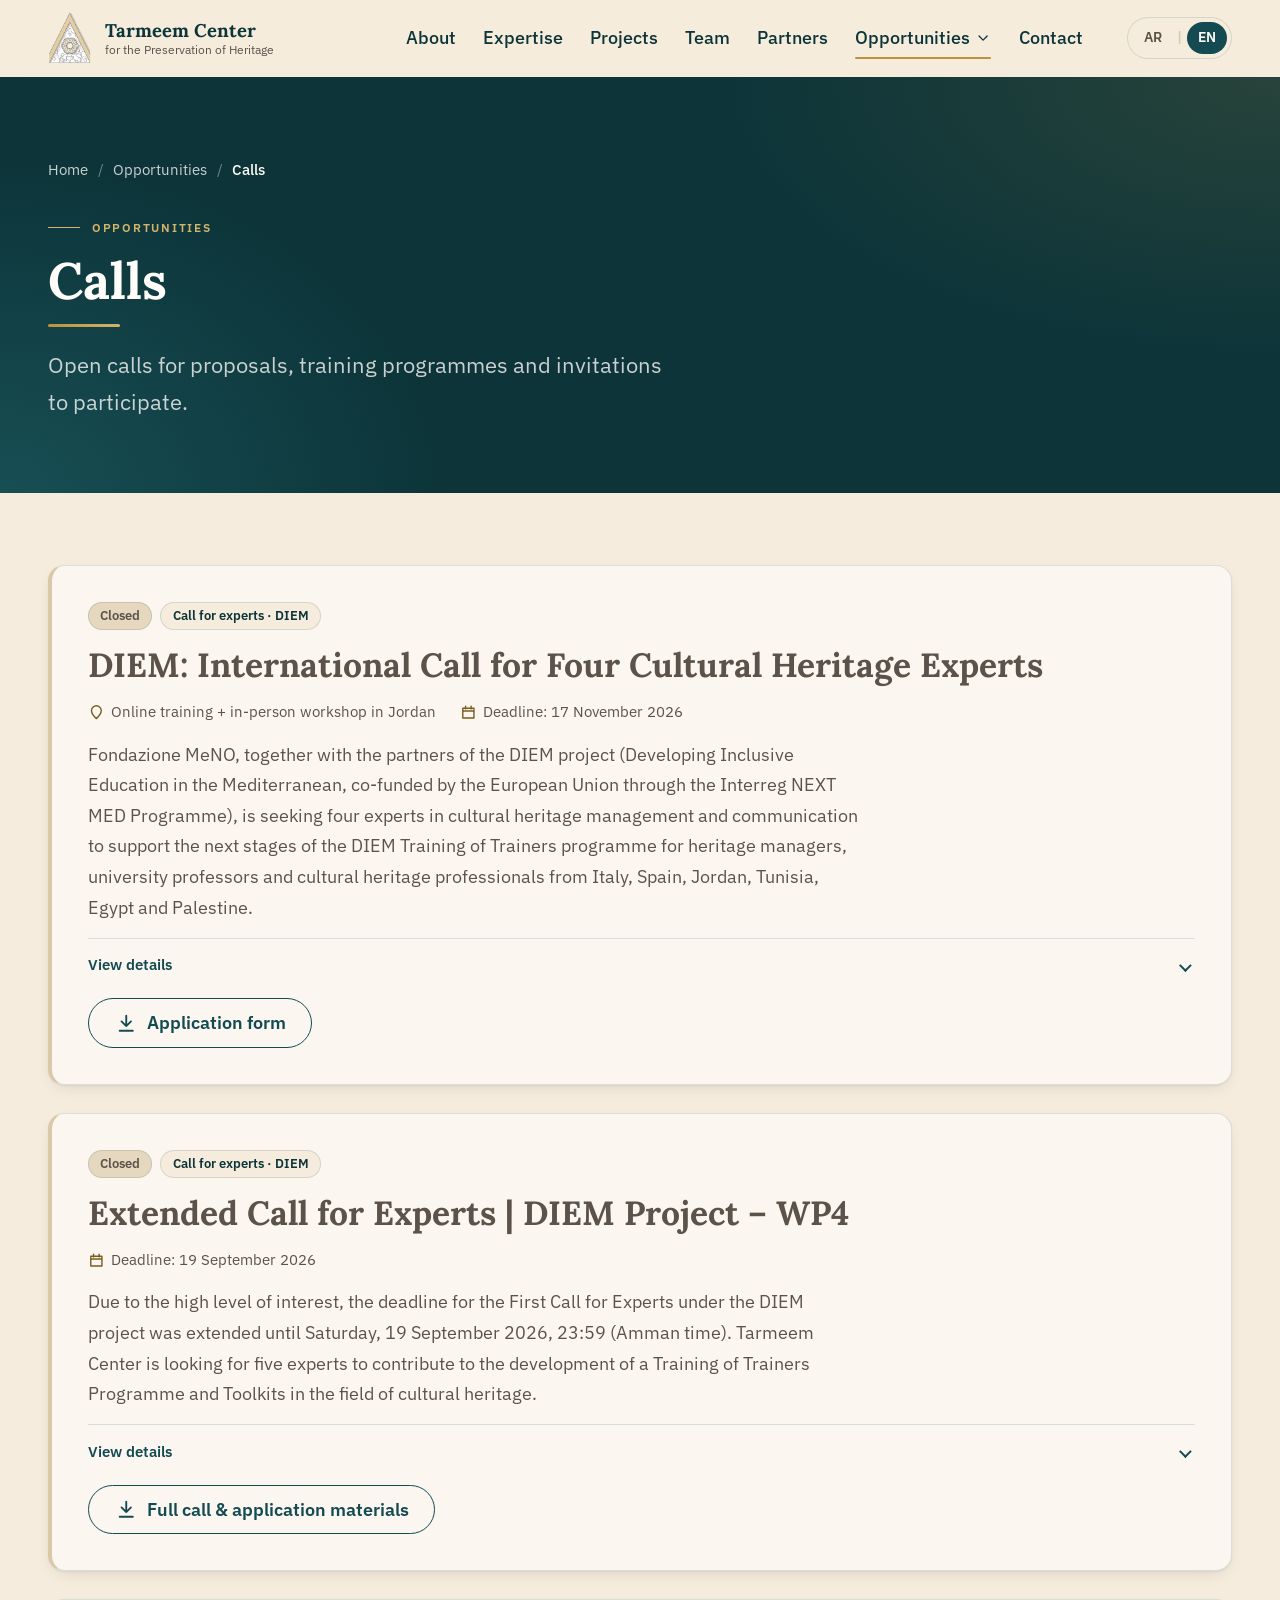
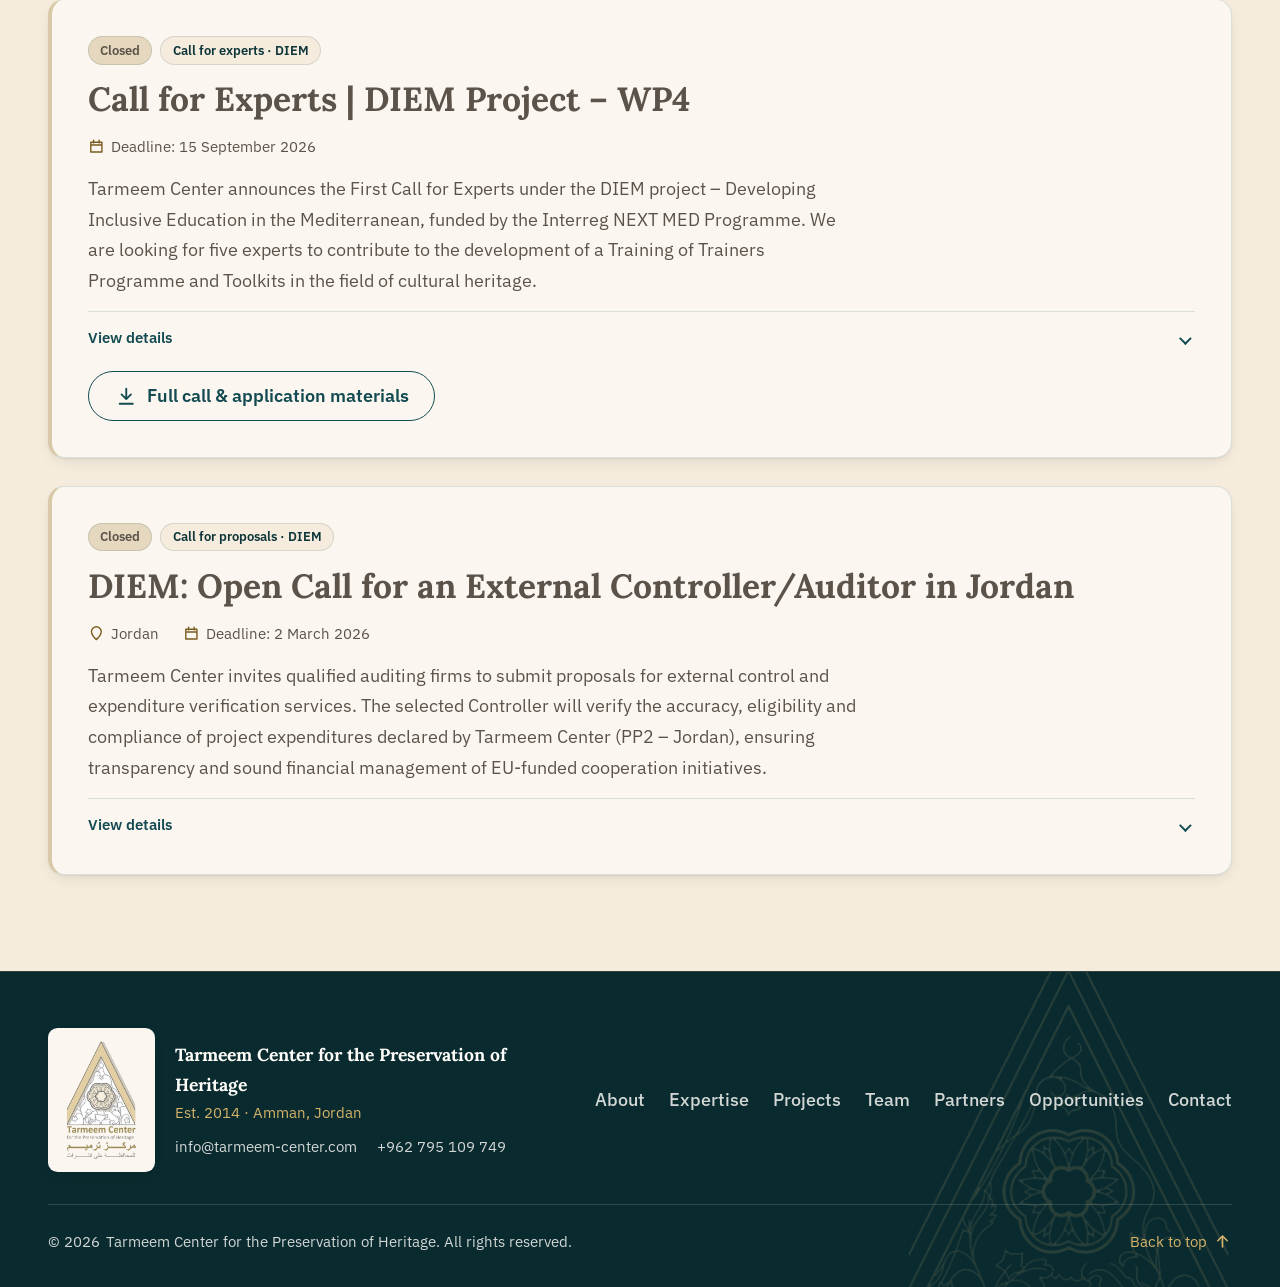
<file: calls.html>
<!DOCTYPE html>
<html lang="en" dir="ltr">
<head>
  <meta charset="utf-8">
  <meta name="viewport" content="width=device-width, initial-scale=1">
  <meta name="color-scheme" content="light">
  <meta name="theme-color" content="#144B52">

  <title data-i18n="calls.metaTitle">Calls | Tarmeem Center for the Preservation of Heritage</title>
  <meta name="description" content="Open calls for proposals, training programmes and participation at Tarmeem Center for the Preservation of Heritage." data-i18n-attr="content:calls.metaDescription">

  <link rel="canonical" href="https://abedgr.github.io/tarmeem-center/calls.html">

  <!--
    Open Graph / social sharing. These URLs must be ABSOLUTE to work on
    WhatsApp, Facebook, X, etc. Update them if the site moves to a custom domain.
    The OG image is a JPG on purpose: several crawlers still do not read WebP.
  -->
  <meta property="og:type" content="website">
  <meta property="og:site_name" content="Tarmeem Center for the Preservation of Heritage" data-i18n-attr="content:meta.title">
  <meta property="og:title" content="Calls | Tarmeem Center for the Preservation of Heritage" data-i18n-attr="content:calls.metaTitle">
  <meta property="og:description" content="Open calls for proposals, training programmes and participation at Tarmeem Center for the Preservation of Heritage." data-i18n-attr="content:calls.metaDescription">
  <meta property="og:url" content="https://abedgr.github.io/tarmeem-center/calls.html">
  <meta property="og:image" content="https://abedgr.github.io/tarmeem-center/assets/images/og-image.jpg">
  <meta property="og:image:type" content="image/jpeg">
  <meta property="og:image:width" content="1200">
  <meta property="og:image:height" content="630">
  <meta property="og:image:alt" content="Tarmeem Center for the Preservation of Heritage" data-i18n-attr="content:meta.title">
  <meta property="og:locale" content="en_US">
  <meta property="og:locale:alternate" content="ar_AR">
  <meta name="twitter:card" content="summary_large_image">
  <meta name="twitter:title" content="Calls | Tarmeem Center for the Preservation of Heritage" data-i18n-attr="content:calls.metaTitle">
  <meta name="twitter:description" content="Open calls for proposals, training programmes and participation at Tarmeem Center for the Preservation of Heritage." data-i18n-attr="content:calls.metaDescription">
  <meta name="twitter:image" content="https://abedgr.github.io/tarmeem-center/assets/images/og-image.jpg">

  <!-- Favicons -->
  <link rel="icon" href="assets/images/favicon-32.png" type="image/png" sizes="32x32">
  <link rel="icon" href="assets/images/favicon-192.png" type="image/png" sizes="192x192">
  <link rel="apple-touch-icon" href="assets/images/apple-touch-icon.png">

  <!-- English by default; a switch to Arabic is remembered for the rest of the visit (applied before first paint). -->
  <script>
    (function () {
      var root = document.documentElement;
      root.classList.add('js');
      try {
        var saved = sessionStorage.getItem('tarmeem-lang');
        if (saved === 'en' || saved === 'ar') {
          root.lang = saved;
          root.dir = saved === 'ar' ? 'rtl' : 'ltr';
        }
      } catch (e) { /* localStorage unavailable: keep the default */ }
    })();
  </script>

  <!-- Fonts: Noto Naskh Arabic + Lora for headings, IBM Plex Sans Arabic + IBM Plex Sans for body -->
  <link rel="preconnect" href="https://fonts.googleapis.com">
  <link rel="preconnect" href="https://fonts.gstatic.com" crossorigin>
  <link rel="stylesheet" href="https://fonts.googleapis.com/css2?family=IBM+Plex+Sans+Arabic:wght@400;500;600&family=IBM+Plex+Sans:wght@400;500;600&family=Lora:ital,wght@0,400;0,500;0,600;0,700;1,400&family=Noto+Naskh+Arabic:wght@400;500;600;700&display=swap">

  <link rel="stylesheet" href="css/style.css?v=20261103b">
</head>
<body id="top" class="subpage">

  <a class="skip-link" href="#main" data-i18n="a11y.skip">Skip to content</a>

  <!-- ============================== HEADER ============================== -->
  <!-- The header and footer are repeated on every page: change a menu item in all of them. -->
  <header class="site-header" id="site-header">
    <div class="container header-inner">
      <a class="brand" href="index.html" aria-label="Tarmeem Center for the Preservation of Heritage - Home" data-i18n-attr="aria-label:brand.homeLink">
        <img class="brand__logo" src="assets/images/logo-mark.png" width="270" height="321" alt="" aria-hidden="true">
        <span class="brand__text">
          <span class="brand__name" data-i18n="brand.name">Tarmeem Center</span>
          <span class="brand__sub" data-i18n="brand.sub">for the Preservation of Heritage</span>
        </span>
      </a>

      <button class="nav-toggle" id="nav-toggle" type="button" aria-expanded="false" aria-controls="site-nav" aria-label="Open menu" data-i18n-attr="aria-label:nav.open">
        <span class="nav-toggle__bar" aria-hidden="true"></span>
        <span class="nav-toggle__bar" aria-hidden="true"></span>
        <span class="nav-toggle__bar" aria-hidden="true"></span>
      </button>

      <nav class="site-nav" id="site-nav" aria-label="Main navigation" data-i18n-attr="aria-label:nav.label">
        <ul class="site-nav__list">
          <li><a class="site-nav__link" href="about.html" data-i18n="nav.about">About</a></li>
          <li><a class="site-nav__link" href="expertise.html" data-i18n="nav.expertise">Expertise</a></li>
          <li><a class="site-nav__link" href="projects.html" data-i18n="nav.projects">Projects</a></li>
          <li><a class="site-nav__link" href="team.html" data-i18n="nav.team">Team</a></li>
          <li><a class="site-nav__link" href="partners.html" data-i18n="nav.partners">Partners</a></li>
          <li class="site-nav__item--sub">
            <a class="site-nav__link" href="opportunities.html" aria-current="true"><span data-i18n="nav.opportunities">Opportunities</span><svg class="icon site-nav__caret" viewBox="0 0 24 24" aria-hidden="true" focusable="false"><path d="M6 9l6 6 6-6"/></svg></a>
            <button class="site-nav__subtoggle" type="button" aria-expanded="false" aria-controls="nav-sub-opp" aria-label="Show Jobs and Calls" data-i18n-attr="aria-label:nav.subToggle"><svg class="icon" viewBox="0 0 24 24" aria-hidden="true" focusable="false"><path d="M6 9l6 6 6-6"/></svg></button>
            <ul class="site-nav__sub" id="nav-sub-opp">
              <li><a class="site-nav__sublink" href="jobs.html" data-i18n="nav.jobs">Jobs</a></li>
              <li><a class="site-nav__sublink" href="calls.html" aria-current="page" data-i18n="nav.calls">Calls</a></li>
            </ul>
          </li>
          <li><a class="site-nav__link" href="contact.html" data-i18n="nav.contact">Contact</a></li>
        </ul>

        <div class="lang-toggle" role="group" aria-label="Language" data-i18n-attr="aria-label:lang.label">
          <button type="button" class="lang-toggle__btn" data-lang="ar" lang="ar" aria-pressed="true" aria-label="العربية">AR</button>
          <span class="lang-toggle__sep" aria-hidden="true">|</span>
          <button type="button" class="lang-toggle__btn" data-lang="en" lang="en" aria-pressed="false" aria-label="English">EN</button>
        </div>
      </nav>
    </div>
  </header>

  <main id="main">

    <!-- ============================== PAGE HEADER ============================== -->
    <section class="section--dark page-hero" aria-labelledby="page-title">
      <div class="container">
        <nav class="breadcrumb" aria-label="Breadcrumb" data-i18n-attr="aria-label:nav.breadcrumb">
          <ol>
              <li><a href="index.html" data-i18n="nav.home">Home</a></li>
              <li><a href="opportunities.html" data-i18n="nav.opportunities">Opportunities</a></li>
              <li><span aria-current="page" data-i18n="calls.title">Calls</span></li>
          </ol>
        </nav>
        <p class="eyebrow eyebrow--light" data-i18n="nav.opportunities">Opportunities</p>
        <h1 class="section-title section-title--light page-hero__title" id="page-title" data-i18n="calls.title">Calls</h1>
        <p class="section-lead section-lead--light" data-i18n="calls.lead">Open calls for proposals, training programmes and invitations to participate.</p>
      </div>
    </section>

    <section class="section listings-section">
      <div class="container">
        <ul class="listings" id="listings" data-kind="calls">
          <!-- Rendered from js/opportunities.js -->
        </ul>
      </div>
    </section>
  </main>

  <!-- ============================== FOOTER ============================== -->
  <footer class="site-footer">
    <div class="container footer-inner">
      <div class="footer__brand">
        <img class="footer__logo" src="assets/images/logo-full.png" width="274" height="446" loading="lazy" decoding="async"
             alt="Tarmeem Center for the Preservation of Heritage logo" data-i18n-attr="alt:brand.logoAlt">
        <div>
          <p class="footer__name" data-i18n="meta.title">Tarmeem Center for the Preservation of Heritage</p>
          <p class="footer__meta" data-i18n="footer.founded">Est. 2014 · Amman, Jordan</p>
          <p class="footer__contact">
            <a href="mailto:info@tarmeem-center.com" dir="ltr">info@tarmeem-center.com</a>
            <a href="tel:+962795109749" dir="ltr">+962 795 109 749</a>
          </p>
        </div>
      </div>

      <nav class="footer__nav" aria-label="Footer links" data-i18n-attr="aria-label:footer.navLabel">
        <a href="about.html" data-i18n="nav.about">About</a>
        <a href="expertise.html" data-i18n="nav.expertise">Expertise</a>
        <a href="projects.html" data-i18n="nav.projects">Projects</a>
        <a href="team.html" data-i18n="nav.team">Team</a>
        <a href="partners.html" data-i18n="nav.partners">Partners</a>
        <a href="opportunities.html" data-i18n="nav.opportunities">Opportunities</a>
        <a href="contact.html" data-i18n="nav.contact">Contact</a>
      </nav>

      <div class="footer__bottom">
        <p class="footer__copy">
          <span>&copy; <span id="footer-year">2026</span></span>
          <span data-i18n="footer.rights">Tarmeem Center for the Preservation of Heritage. All rights reserved.</span>
        </p>
        <a class="footer__top" href="#top">
          <span data-i18n="footer.backToTop">Back to top</span>
          <svg class="icon" viewBox="0 0 24 24" aria-hidden="true" focusable="false"><path d="M12 19V5M6 11l6-6 6 6"/></svg>
        </a>
      </div>
    </div>
  </footer>

  <!-- Icon templates cloned by js/main.js when rendering cards -->
  <template id="tpl-icon-arrow">
    <svg class="icon icon--dir" viewBox="0 0 24 24" aria-hidden="true" focusable="false"><path d="M5 12h14M13 6l6 6-6 6"/></svg>
  </template>

  <script src="js/i18n.js?v=20261103a"></script>
  <script src="js/opportunities.js?v=20261102b"></script>
  <script src="js/main.js?v=20261103a"></script>
</body>
</html>
</file>
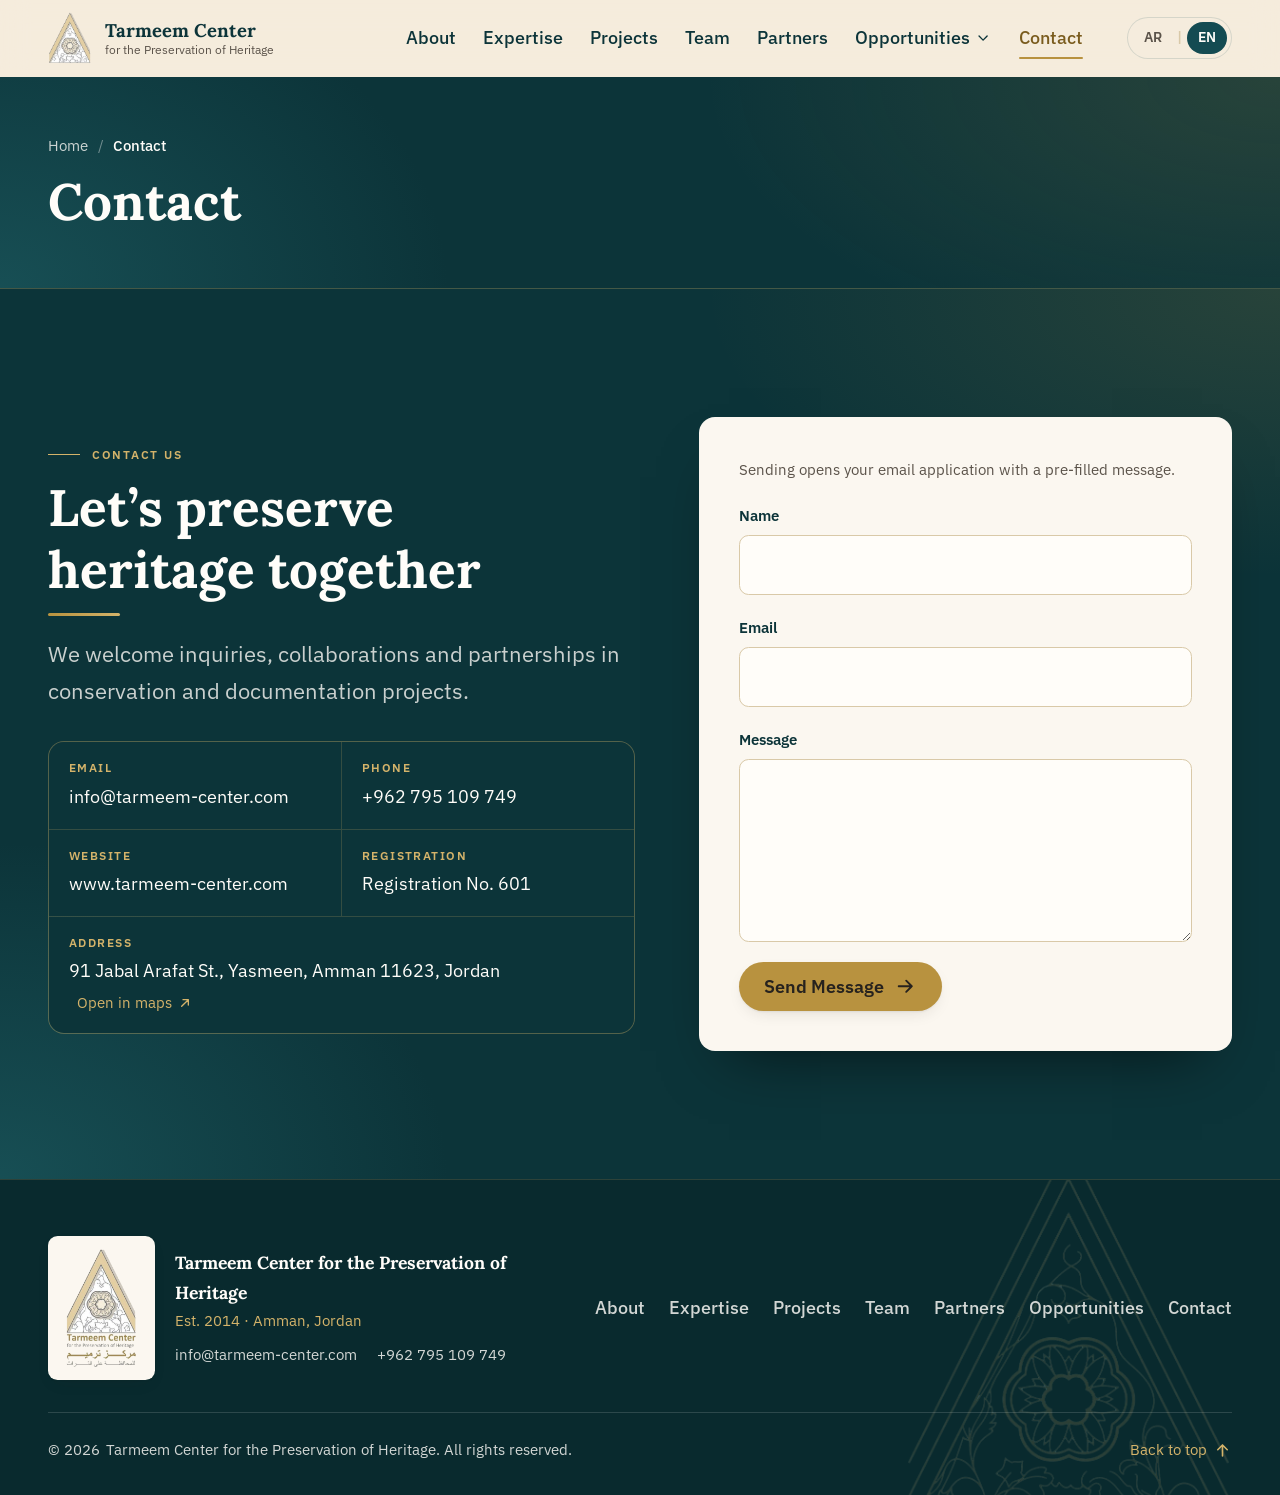
<file: contact.html>
<!DOCTYPE html>
<html lang="en" dir="ltr">
<head>
  <meta charset="utf-8">
  <meta name="viewport" content="width=device-width, initial-scale=1">
  <meta name="color-scheme" content="light">
  <meta name="theme-color" content="#144B52">

  <title data-i18n="contact.metaTitle">Contact | Tarmeem Center for the Preservation of Heritage</title>
  <meta name="description" content="Contact Tarmeem Center for the Preservation of Heritage in Amman, Jordan: email, phone and address." data-i18n-attr="content:contact.metaDescription">

  <link rel="canonical" href="https://abedgr.github.io/tarmeem-center/contact.html">

  <!--
    Open Graph / social sharing. These URLs must be ABSOLUTE to work on
    WhatsApp, Facebook, X, etc. Update them if the site moves to a custom domain.
    The OG image is a JPG on purpose: several crawlers still do not read WebP.
  -->
  <meta property="og:type" content="website">
  <meta property="og:site_name" content="Tarmeem Center for the Preservation of Heritage" data-i18n-attr="content:meta.title">
  <meta property="og:title" content="Contact | Tarmeem Center for the Preservation of Heritage" data-i18n-attr="content:contact.metaTitle">
  <meta property="og:description" content="Contact Tarmeem Center for the Preservation of Heritage in Amman, Jordan: email, phone and address." data-i18n-attr="content:contact.metaDescription">
  <meta property="og:url" content="https://abedgr.github.io/tarmeem-center/contact.html">
  <meta property="og:image" content="https://abedgr.github.io/tarmeem-center/assets/images/og-image.jpg">
  <meta property="og:image:type" content="image/jpeg">
  <meta property="og:image:width" content="1200">
  <meta property="og:image:height" content="630">
  <meta property="og:image:alt" content="Tarmeem Center for the Preservation of Heritage" data-i18n-attr="content:meta.title">
  <meta property="og:locale" content="en_US">
  <meta property="og:locale:alternate" content="ar_AR">
  <meta name="twitter:card" content="summary_large_image">
  <meta name="twitter:title" content="Contact | Tarmeem Center for the Preservation of Heritage" data-i18n-attr="content:contact.metaTitle">
  <meta name="twitter:description" content="Contact Tarmeem Center for the Preservation of Heritage in Amman, Jordan: email, phone and address." data-i18n-attr="content:contact.metaDescription">
  <meta name="twitter:image" content="https://abedgr.github.io/tarmeem-center/assets/images/og-image.jpg">

  <!-- Favicons -->
  <link rel="icon" href="assets/images/favicon-32.png" type="image/png" sizes="32x32">
  <link rel="icon" href="assets/images/favicon-192.png" type="image/png" sizes="192x192">
  <link rel="apple-touch-icon" href="assets/images/apple-touch-icon.png">

  <!-- English by default; a switch to Arabic is remembered for the rest of the visit (applied before first paint). -->
  <script>
    (function () {
      var root = document.documentElement;
      root.classList.add('js');
      try {
        var saved = sessionStorage.getItem('tarmeem-lang');
        if (saved === 'en' || saved === 'ar') {
          root.lang = saved;
          root.dir = saved === 'ar' ? 'rtl' : 'ltr';
        }
      } catch (e) { /* localStorage unavailable: keep the default */ }
    })();
  </script>

  <!-- Fonts: Noto Naskh Arabic + Lora for headings, IBM Plex Sans Arabic + IBM Plex Sans for body -->
  <link rel="preconnect" href="https://fonts.googleapis.com">
  <link rel="preconnect" href="https://fonts.gstatic.com" crossorigin>
  <link rel="stylesheet" href="https://fonts.googleapis.com/css2?family=IBM+Plex+Sans+Arabic:wght@400;500;600&family=IBM+Plex+Sans:wght@400;500;600&family=Lora:ital,wght@0,400;0,500;0,600;0,700;1,400&family=Noto+Naskh+Arabic:wght@400;500;600;700&display=swap">

  <link rel="stylesheet" href="css/style.css?v=20261103b">
</head>
<body id="top" class="subpage">

  <a class="skip-link" href="#main" data-i18n="a11y.skip">Skip to content</a>

  <!-- ============================== HEADER ============================== -->
  <!-- The header and footer are repeated on every page: change a menu item in all of them. -->
  <header class="site-header" id="site-header">
    <div class="container header-inner">
      <a class="brand" href="index.html" aria-label="Tarmeem Center for the Preservation of Heritage - Home" data-i18n-attr="aria-label:brand.homeLink">
        <img class="brand__logo" src="assets/images/logo-mark.png" width="270" height="321" alt="" aria-hidden="true">
        <span class="brand__text">
          <span class="brand__name" data-i18n="brand.name">Tarmeem Center</span>
          <span class="brand__sub" data-i18n="brand.sub">for the Preservation of Heritage</span>
        </span>
      </a>

      <button class="nav-toggle" id="nav-toggle" type="button" aria-expanded="false" aria-controls="site-nav" aria-label="Open menu" data-i18n-attr="aria-label:nav.open">
        <span class="nav-toggle__bar" aria-hidden="true"></span>
        <span class="nav-toggle__bar" aria-hidden="true"></span>
        <span class="nav-toggle__bar" aria-hidden="true"></span>
      </button>

      <nav class="site-nav" id="site-nav" aria-label="Main navigation" data-i18n-attr="aria-label:nav.label">
        <ul class="site-nav__list">
          <li><a class="site-nav__link" href="about.html" data-i18n="nav.about">About</a></li>
          <li><a class="site-nav__link" href="expertise.html" data-i18n="nav.expertise">Expertise</a></li>
          <li><a class="site-nav__link" href="projects.html" data-i18n="nav.projects">Projects</a></li>
          <li><a class="site-nav__link" href="team.html" data-i18n="nav.team">Team</a></li>
          <li><a class="site-nav__link" href="partners.html" data-i18n="nav.partners">Partners</a></li>
          <li class="site-nav__item--sub">
            <a class="site-nav__link" href="opportunities.html"><span data-i18n="nav.opportunities">Opportunities</span><svg class="icon site-nav__caret" viewBox="0 0 24 24" aria-hidden="true" focusable="false"><path d="M6 9l6 6 6-6"/></svg></a>
            <button class="site-nav__subtoggle" type="button" aria-expanded="false" aria-controls="nav-sub-opp" aria-label="Show Jobs and Calls" data-i18n-attr="aria-label:nav.subToggle"><svg class="icon" viewBox="0 0 24 24" aria-hidden="true" focusable="false"><path d="M6 9l6 6 6-6"/></svg></button>
            <ul class="site-nav__sub" id="nav-sub-opp">
              <li><a class="site-nav__sublink" href="jobs.html" data-i18n="nav.jobs">Jobs</a></li>
              <li><a class="site-nav__sublink" href="calls.html" data-i18n="nav.calls">Calls</a></li>
            </ul>
          </li>
          <li><a class="site-nav__link" href="contact.html" aria-current="page" data-i18n="nav.contact">Contact</a></li>
        </ul>

        <div class="lang-toggle" role="group" aria-label="Language" data-i18n-attr="aria-label:lang.label">
          <button type="button" class="lang-toggle__btn" data-lang="ar" lang="ar" aria-pressed="true" aria-label="العربية">AR</button>
          <span class="lang-toggle__sep" aria-hidden="true">|</span>
          <button type="button" class="lang-toggle__btn" data-lang="en" lang="en" aria-pressed="false" aria-label="English">EN</button>
        </div>
      </nav>
    </div>
  </header>

  <main id="main">

    <!-- ============================== PAGE HEADER ============================== -->
    <section class="section--dark page-hero page-hero--compact" aria-labelledby="page-title">
      <div class="container">
        <nav class="breadcrumb" aria-label="Breadcrumb" data-i18n-attr="aria-label:nav.breadcrumb">
          <ol>
            <li><a href="index.html" data-i18n="nav.home">Home</a></li>
            <li><span aria-current="page" data-i18n="nav.contact">Contact</span></li>
          </ol>
        </nav>
        <h1 class="page-hero__title" id="page-title" data-i18n="nav.contact">Contact</h1>
      </div>
    </section>

    <!-- ============================== CONTACT ============================== -->
    <section class="section section--dark contact" id="contact" aria-labelledby="contact-title">
      <div class="container">
        <div class="contact__grid">
          <div class="contact__info reveal">
            <p class="eyebrow eyebrow--light" data-i18n="contact.eyebrow">Contact us</p>
            <h2 class="section-title section-title--light" id="contact-title" data-i18n="contact.title">Let’s preserve heritage together</h2>
            <p class="section-lead section-lead--light" data-i18n="contact.subtitle">We welcome inquiries, collaborations and partnerships in conservation and documentation projects.</p>

            <dl class="contact__list">
              <div class="contact__item">
                <dt data-i18n="contact.email">Email</dt>
                <dd><a id="contact-email" href="mailto:info@tarmeem-center.com" dir="ltr">info@tarmeem-center.com</a></dd>
              </div>
              <div class="contact__item">
                <dt data-i18n="contact.phone">Phone</dt>
                <dd><a href="tel:+962795109749" dir="ltr">+962 795 109 749</a></dd>
              </div>
              <div class="contact__item">
                <dt data-i18n="contact.website">Website</dt>
                <dd><a href="https://www.tarmeem-center.com" dir="ltr" rel="noopener" target="_blank">www.tarmeem-center.com</a></dd>
              </div>
              <div class="contact__item">
                <dt data-i18n="contact.registration">Registration</dt>
                <dd data-i18n="contact.registrationValue">Registration No. 601</dd>
              </div>
              <div class="contact__item contact__item--wide">
                <dt data-i18n="contact.address">Address</dt>
                <dd>
                  <span data-i18n="contact.addressValue">91 Jabal Arafat St., Yasmeen, Amman 11623, Jordan</span>
                  <a class="contact__map" href="https://www.google.com/maps/search/?api=1&amp;query=91+Jabal+Arafat+St%2C+Yasmeen%2C+Amman+11623%2C+Jordan" rel="noopener" target="_blank">
                    <span data-i18n="contact.map">Open in maps</span>
                    <svg class="icon icon--dir" viewBox="0 0 24 24" aria-hidden="true" focusable="false"><path d="M7 17L17 7M9 7h8v8"/></svg>
                  </a>
                </dd>
              </div>
            </dl>
          </div>

          <form class="contact-form reveal" id="contact-form" action="#" method="get">
            <p class="contact-form__note" data-i18n="form.note">Sending opens your email application with a pre-filled message.</p>

            <div class="field">
              <label class="field__label" for="form-name" data-i18n="form.name">Name</label>
              <input class="field__input" id="form-name" name="name" type="text" autocomplete="name" required>
            </div>

            <div class="field">
              <label class="field__label" for="form-email" data-i18n="form.email">Email</label>
              <input class="field__input" id="form-email" name="email" type="email" autocomplete="email" inputmode="email" dir="ltr" required>
            </div>

            <div class="field">
              <label class="field__label" for="form-message" data-i18n="form.message">Message</label>
              <textarea class="field__input" id="form-message" name="message" rows="5" required></textarea>
            </div>

            <button class="btn btn--primary" type="submit">
              <span data-i18n="form.submit">Send Message</span>
              <svg class="icon icon--dir" viewBox="0 0 24 24" aria-hidden="true" focusable="false"><path d="M5 12h14M13 6l6 6-6 6"/></svg>
            </button>
          </form>
        </div>
      </div>
    </section>

  </main>

  <!-- ============================== FOOTER ============================== -->
  <footer class="site-footer">
    <div class="container footer-inner">
      <div class="footer__brand">
        <img class="footer__logo" src="assets/images/logo-full.png" width="274" height="446" loading="lazy" decoding="async"
             alt="Tarmeem Center for the Preservation of Heritage logo" data-i18n-attr="alt:brand.logoAlt">
        <div>
          <p class="footer__name" data-i18n="meta.title">Tarmeem Center for the Preservation of Heritage</p>
          <p class="footer__meta" data-i18n="footer.founded">Est. 2014 · Amman, Jordan</p>
          <p class="footer__contact">
            <a href="mailto:info@tarmeem-center.com" dir="ltr">info@tarmeem-center.com</a>
            <a href="tel:+962795109749" dir="ltr">+962 795 109 749</a>
          </p>
        </div>
      </div>

      <nav class="footer__nav" aria-label="Footer links" data-i18n-attr="aria-label:footer.navLabel">
        <a href="about.html" data-i18n="nav.about">About</a>
        <a href="expertise.html" data-i18n="nav.expertise">Expertise</a>
        <a href="projects.html" data-i18n="nav.projects">Projects</a>
        <a href="team.html" data-i18n="nav.team">Team</a>
        <a href="partners.html" data-i18n="nav.partners">Partners</a>
        <a href="opportunities.html" data-i18n="nav.opportunities">Opportunities</a>
        <a href="contact.html" data-i18n="nav.contact">Contact</a>
      </nav>

      <div class="footer__bottom">
        <p class="footer__copy">
          <span>&copy; <span id="footer-year">2026</span></span>
          <span data-i18n="footer.rights">Tarmeem Center for the Preservation of Heritage. All rights reserved.</span>
        </p>
        <a class="footer__top" href="#top">
          <span data-i18n="footer.backToTop">Back to top</span>
          <svg class="icon" viewBox="0 0 24 24" aria-hidden="true" focusable="false"><path d="M12 19V5M6 11l6-6 6 6"/></svg>
        </a>
      </div>
    </div>
  </footer>

  <!-- Icon templates cloned by js/main.js when rendering cards -->
  <template id="tpl-icon-arrow">
    <svg class="icon icon--dir" viewBox="0 0 24 24" aria-hidden="true" focusable="false"><path d="M5 12h14M13 6l6 6-6 6"/></svg>
  </template>

  <script src="js/i18n.js?v=20261103a"></script>
  <script src="js/main.js?v=20261103a"></script>
</body>
</html>
</file>
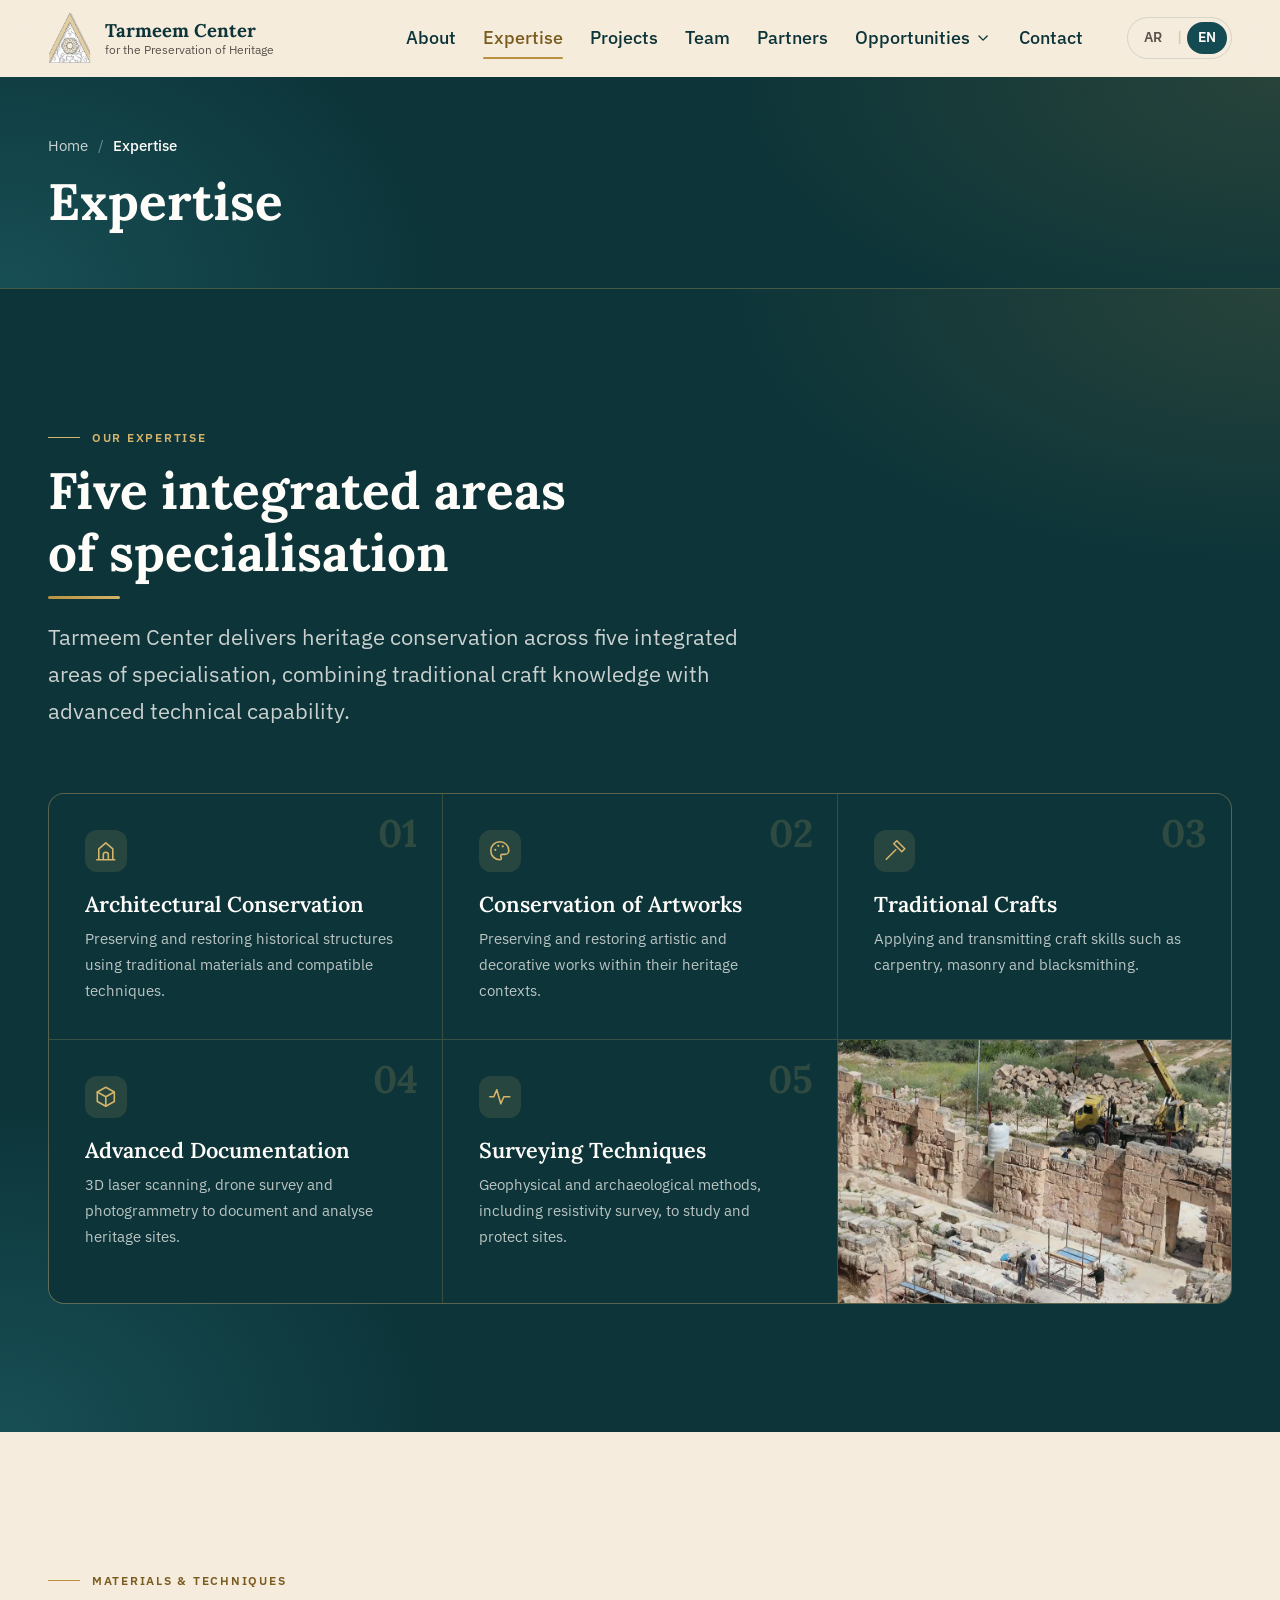
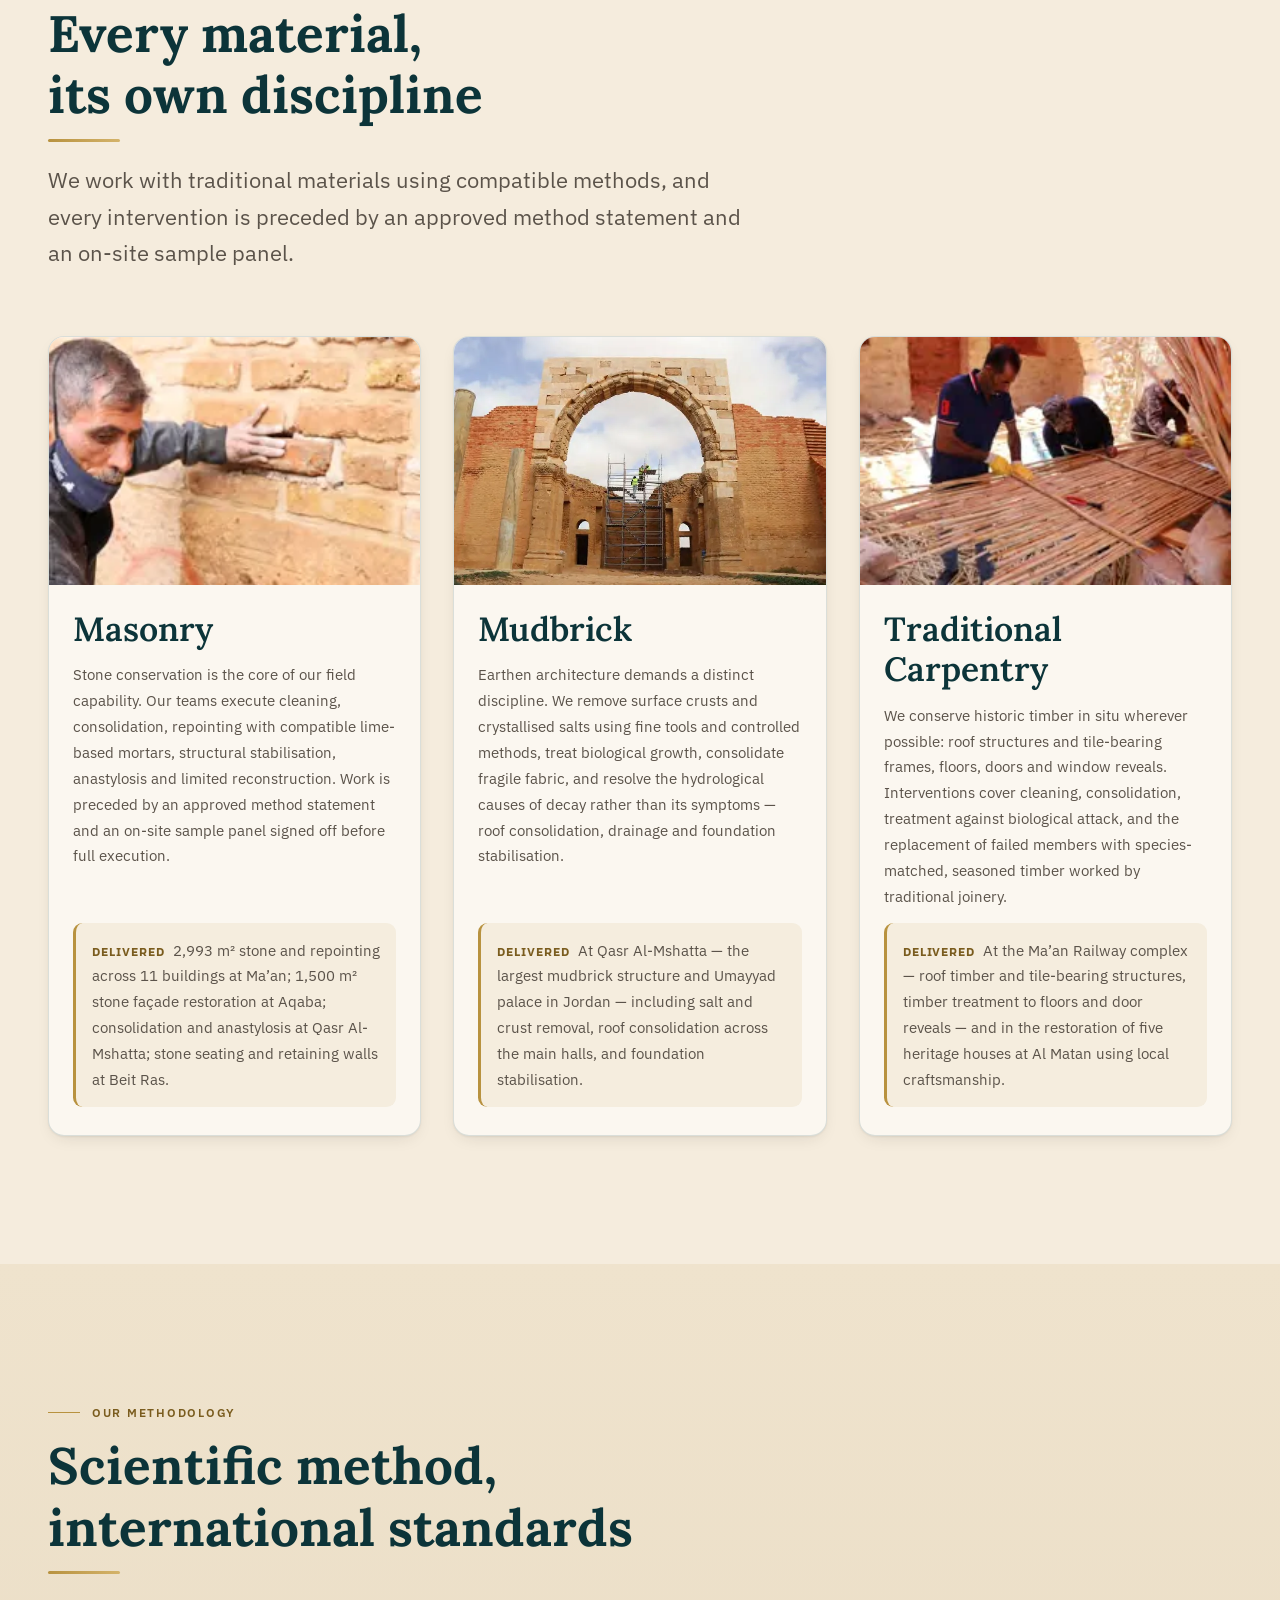
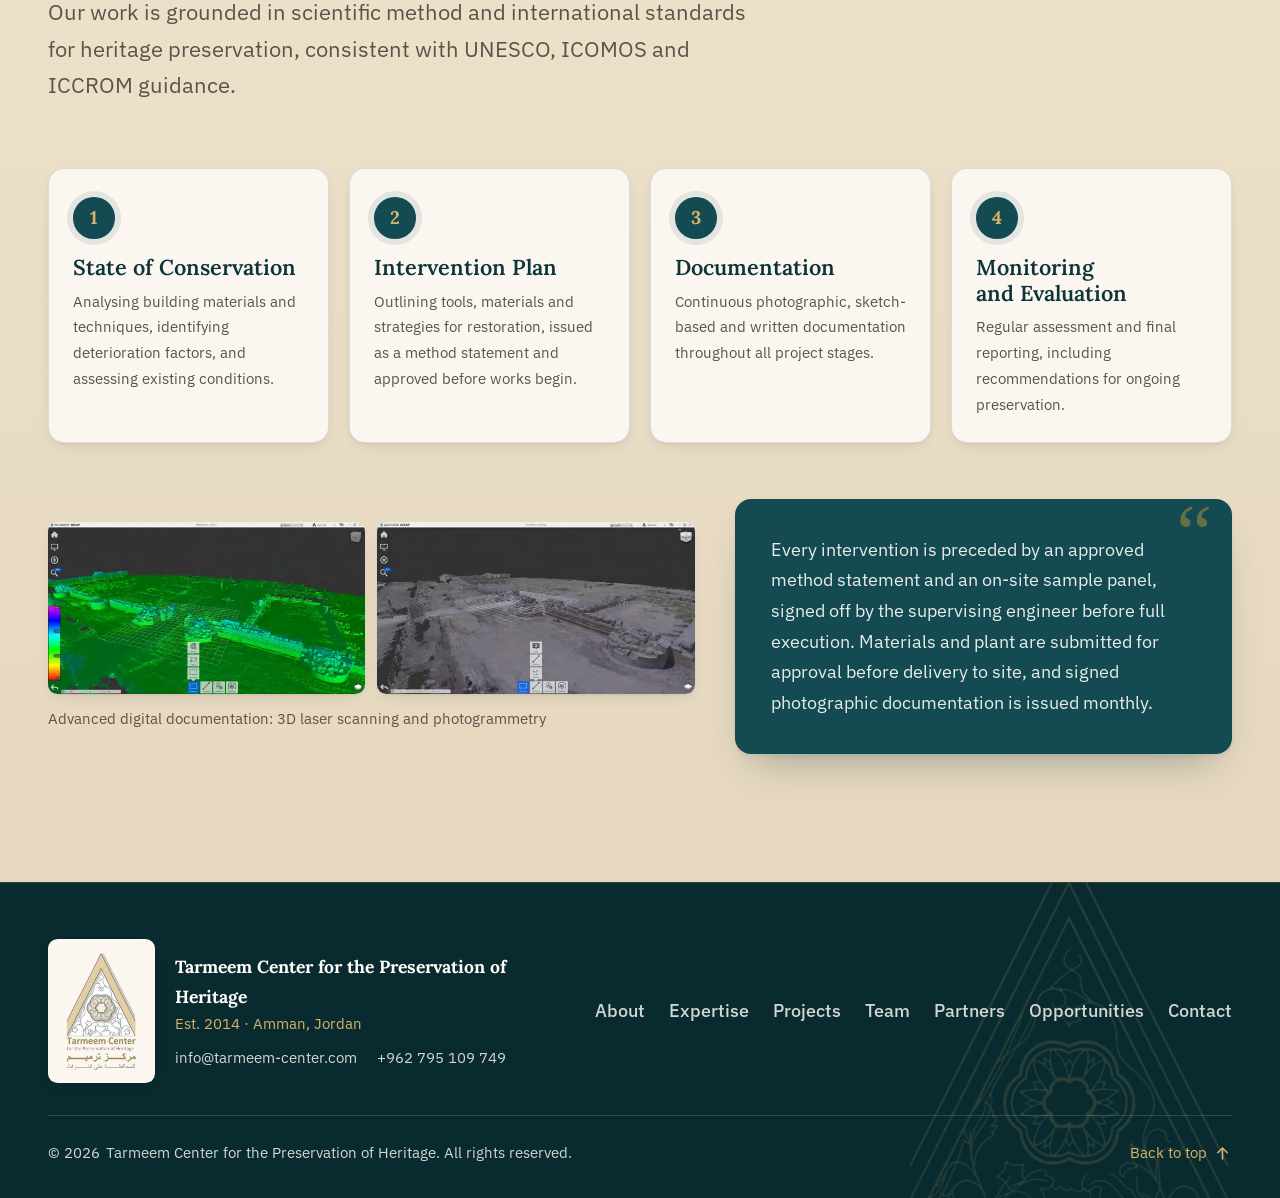
<file: expertise.html>
<!DOCTYPE html>
<html lang="en" dir="ltr">
<head>
  <meta charset="utf-8">
  <meta name="viewport" content="width=device-width, initial-scale=1">
  <meta name="color-scheme" content="light">
  <meta name="theme-color" content="#144B52">

  <title data-i18n="exp.metaTitle">Expertise | Tarmeem Center for the Preservation of Heritage</title>
  <meta name="description" content="Tarmeem Center’s expertise: architectural conservation, art conservation, traditional crafts, advanced documentation, survey techniques and methodology." data-i18n-attr="content:exp.metaDescription">

  <link rel="canonical" href="https://abedgr.github.io/tarmeem-center/expertise.html">

  <!--
    Open Graph / social sharing. These URLs must be ABSOLUTE to work on
    WhatsApp, Facebook, X, etc. Update them if the site moves to a custom domain.
    The OG image is a JPG on purpose: several crawlers still do not read WebP.
  -->
  <meta property="og:type" content="website">
  <meta property="og:site_name" content="Tarmeem Center for the Preservation of Heritage" data-i18n-attr="content:meta.title">
  <meta property="og:title" content="Expertise | Tarmeem Center for the Preservation of Heritage" data-i18n-attr="content:exp.metaTitle">
  <meta property="og:description" content="Tarmeem Center’s expertise: architectural conservation, art conservation, traditional crafts, advanced documentation, survey techniques and methodology." data-i18n-attr="content:exp.metaDescription">
  <meta property="og:url" content="https://abedgr.github.io/tarmeem-center/expertise.html">
  <meta property="og:image" content="https://abedgr.github.io/tarmeem-center/assets/images/og-image.jpg">
  <meta property="og:image:type" content="image/jpeg">
  <meta property="og:image:width" content="1200">
  <meta property="og:image:height" content="630">
  <meta property="og:image:alt" content="Tarmeem Center for the Preservation of Heritage" data-i18n-attr="content:meta.title">
  <meta property="og:locale" content="en_US">
  <meta property="og:locale:alternate" content="ar_AR">
  <meta name="twitter:card" content="summary_large_image">
  <meta name="twitter:title" content="Expertise | Tarmeem Center for the Preservation of Heritage" data-i18n-attr="content:exp.metaTitle">
  <meta name="twitter:description" content="Tarmeem Center’s expertise: architectural conservation, art conservation, traditional crafts, advanced documentation, survey techniques and methodology." data-i18n-attr="content:exp.metaDescription">
  <meta name="twitter:image" content="https://abedgr.github.io/tarmeem-center/assets/images/og-image.jpg">

  <!-- Favicons -->
  <link rel="icon" href="assets/images/favicon-32.png" type="image/png" sizes="32x32">
  <link rel="icon" href="assets/images/favicon-192.png" type="image/png" sizes="192x192">
  <link rel="apple-touch-icon" href="assets/images/apple-touch-icon.png">

  <!-- English by default; a switch to Arabic is remembered for the rest of the visit (applied before first paint). -->
  <script>
    (function () {
      var root = document.documentElement;
      root.classList.add('js');
      try {
        var saved = sessionStorage.getItem('tarmeem-lang');
        if (saved === 'en' || saved === 'ar') {
          root.lang = saved;
          root.dir = saved === 'ar' ? 'rtl' : 'ltr';
        }
      } catch (e) { /* localStorage unavailable: keep the default */ }
    })();
  </script>

  <!-- Fonts: Noto Naskh Arabic + Lora for headings, IBM Plex Sans Arabic + IBM Plex Sans for body -->
  <link rel="preconnect" href="https://fonts.googleapis.com">
  <link rel="preconnect" href="https://fonts.gstatic.com" crossorigin>
  <link rel="stylesheet" href="https://fonts.googleapis.com/css2?family=IBM+Plex+Sans+Arabic:wght@400;500;600&family=IBM+Plex+Sans:wght@400;500;600&family=Lora:ital,wght@0,400;0,500;0,600;0,700;1,400&family=Noto+Naskh+Arabic:wght@400;500;600;700&display=swap">

  <link rel="stylesheet" href="css/style.css?v=20261103b">
</head>
<body id="top" class="subpage">

  <a class="skip-link" href="#main" data-i18n="a11y.skip">Skip to content</a>

  <!-- ============================== HEADER ============================== -->
  <!-- The header and footer are repeated on every page: change a menu item in all of them. -->
  <header class="site-header" id="site-header">
    <div class="container header-inner">
      <a class="brand" href="index.html" aria-label="Tarmeem Center for the Preservation of Heritage - Home" data-i18n-attr="aria-label:brand.homeLink">
        <img class="brand__logo" src="assets/images/logo-mark.png" width="270" height="321" alt="" aria-hidden="true">
        <span class="brand__text">
          <span class="brand__name" data-i18n="brand.name">Tarmeem Center</span>
          <span class="brand__sub" data-i18n="brand.sub">for the Preservation of Heritage</span>
        </span>
      </a>

      <button class="nav-toggle" id="nav-toggle" type="button" aria-expanded="false" aria-controls="site-nav" aria-label="Open menu" data-i18n-attr="aria-label:nav.open">
        <span class="nav-toggle__bar" aria-hidden="true"></span>
        <span class="nav-toggle__bar" aria-hidden="true"></span>
        <span class="nav-toggle__bar" aria-hidden="true"></span>
      </button>

      <nav class="site-nav" id="site-nav" aria-label="Main navigation" data-i18n-attr="aria-label:nav.label">
        <ul class="site-nav__list">
          <li><a class="site-nav__link" href="about.html" data-i18n="nav.about">About</a></li>
          <li><a class="site-nav__link" href="expertise.html" aria-current="page" data-i18n="nav.expertise">Expertise</a></li>
          <li><a class="site-nav__link" href="projects.html" data-i18n="nav.projects">Projects</a></li>
          <li><a class="site-nav__link" href="team.html" data-i18n="nav.team">Team</a></li>
          <li><a class="site-nav__link" href="partners.html" data-i18n="nav.partners">Partners</a></li>
          <li class="site-nav__item--sub">
            <a class="site-nav__link" href="opportunities.html"><span data-i18n="nav.opportunities">Opportunities</span><svg class="icon site-nav__caret" viewBox="0 0 24 24" aria-hidden="true" focusable="false"><path d="M6 9l6 6 6-6"/></svg></a>
            <button class="site-nav__subtoggle" type="button" aria-expanded="false" aria-controls="nav-sub-opp" aria-label="Show Jobs and Calls" data-i18n-attr="aria-label:nav.subToggle"><svg class="icon" viewBox="0 0 24 24" aria-hidden="true" focusable="false"><path d="M6 9l6 6 6-6"/></svg></button>
            <ul class="site-nav__sub" id="nav-sub-opp">
              <li><a class="site-nav__sublink" href="jobs.html" data-i18n="nav.jobs">Jobs</a></li>
              <li><a class="site-nav__sublink" href="calls.html" data-i18n="nav.calls">Calls</a></li>
            </ul>
          </li>
          <li><a class="site-nav__link" href="contact.html" data-i18n="nav.contact">Contact</a></li>
        </ul>

        <div class="lang-toggle" role="group" aria-label="Language" data-i18n-attr="aria-label:lang.label">
          <button type="button" class="lang-toggle__btn" data-lang="ar" lang="ar" aria-pressed="true" aria-label="العربية">AR</button>
          <span class="lang-toggle__sep" aria-hidden="true">|</span>
          <button type="button" class="lang-toggle__btn" data-lang="en" lang="en" aria-pressed="false" aria-label="English">EN</button>
        </div>
      </nav>
    </div>
  </header>

  <main id="main">

    <!-- ============================== PAGE HEADER ============================== -->
    <section class="section--dark page-hero page-hero--compact" aria-labelledby="page-title">
      <div class="container">
        <nav class="breadcrumb" aria-label="Breadcrumb" data-i18n-attr="aria-label:nav.breadcrumb">
          <ol>
            <li><a href="index.html" data-i18n="nav.home">Home</a></li>
            <li><span aria-current="page" data-i18n="nav.expertise">Expertise</span></li>
          </ol>
        </nav>
        <h1 class="page-hero__title" id="page-title" data-i18n="nav.expertise">Expertise</h1>
      </div>
    </section>

    <!-- ============================== EXPERTISE ============================== -->
    <section class="section section--dark expertise" id="expertise" aria-labelledby="exp-title">
      <div class="container">
        <header class="section-header reveal">
          <p class="eyebrow eyebrow--light" data-i18n="exp.eyebrow">Our Expertise</p>
          <h2 class="section-title section-title--light" id="exp-title" data-i18n="exp.title">Five integrated areas of specialisation</h2>
          <p class="section-lead section-lead--light" data-i18n="exp.lead">Tarmeem Center delivers heritage conservation across five integrated areas of specialisation, combining traditional craft knowledge with advanced technical capability.</p>
        </header>

        <ul class="exp__grid">
          <li class="exp__card reveal">
            <span class="exp__num">01</span>
            <svg class="exp__icon" viewBox="0 0 24 24" aria-hidden="true" focusable="false"><path d="M3 21h18M5 21V10l7-6 7 6v11M9.5 21v-5a2.5 2.5 0 0 1 5 0v5"/></svg>
            <h3 class="exp__title" data-i18n="exp.1.title">Architectural Conservation</h3>
            <p data-i18n="exp.1.text">Preserving and restoring historical structures using traditional materials and compatible techniques.</p>
          </li>
          <li class="exp__card reveal" style="--i:1">
            <span class="exp__num">02</span>
            <svg class="exp__icon" viewBox="0 0 24 24" aria-hidden="true" focusable="false"><path d="M12 3a9 9 0 1 0 0 18c1 0 1.6-.8 1.6-1.6 0-.9-.7-1.4-.7-2.2 0-.9.7-1.6 1.6-1.6H17a4 4 0 0 0 4-4C21 6.6 17 3 12 3z"/><circle cx="7.5" cy="11" r="1.1"/><circle cx="10.5" cy="7" r="1.1"/><circle cx="15" cy="7.5" r="1.1"/></svg>
            <h3 class="exp__title" data-i18n="exp.2.title">Conservation of Artworks</h3>
            <p data-i18n="exp.2.text">Preserving and restoring artistic and decorative works within their heritage contexts.</p>
          </li>
          <li class="exp__card reveal" style="--i:2">
            <span class="exp__num">03</span>
            <svg class="exp__icon" viewBox="0 0 24 24" aria-hidden="true" focusable="false"><path d="M13 7l4 4M3.5 20.5l9.5-9.5M11 5l3-3 8 8-3 3z"/></svg>
            <h3 class="exp__title" data-i18n="exp.3.title">Traditional Crafts</h3>
            <p data-i18n="exp.3.text">Applying and transmitting craft skills such as carpentry, masonry and blacksmithing.</p>
          </li>
          <li class="exp__card reveal" style="--i:3">
            <span class="exp__num">04</span>
            <svg class="exp__icon" viewBox="0 0 24 24" aria-hidden="true" focusable="false"><path d="M12 2.5l8.5 4.75v9.5L12 21.5l-8.5-4.75v-9.5z"/><path d="M12 12l8.5-4.75M12 12v9.5M12 12L3.5 7.25"/></svg>
            <h3 class="exp__title" data-i18n="exp.4.title">Advanced Documentation</h3>
            <p data-i18n="exp.4.text">3D laser scanning, drone survey and photogrammetry to document and analyse heritage sites.</p>
          </li>
          <li class="exp__card reveal" style="--i:4">
            <span class="exp__num">05</span>
            <svg class="exp__icon" viewBox="0 0 24 24" aria-hidden="true" focusable="false"><path d="M2 12h4l3-7 4 14 3-7h6"/></svg>
            <h3 class="exp__title" data-i18n="exp.5.title">Surveying Techniques</h3>
            <p data-i18n="exp.5.text">Geophysical and archaeological methods, including resistivity survey, to study and protect sites.</p>
          </li>
          <li class="exp__photo reveal" style="--i:5">
            <img src="assets/images/site/expertise-site.webp" width="953" height="636" loading="lazy" decoding="async" alt="A crane and team working among ancient stone walls on site" data-i18n-attr="alt:exp.imageAlt">
          </li>
        </ul>
      </div>
    </section>


    <!-- ============================== MATERIALS & TECHNIQUES ============================== -->
    <section class="section materials" id="materials" aria-labelledby="mat-title">
      <div class="container">
        <header class="section-header reveal">
          <p class="eyebrow" data-i18n="mat.eyebrow">Materials &amp; Techniques</p>
          <h2 class="section-title" id="mat-title" data-i18n="mat.title">Every material, its own discipline</h2>
          <p class="section-lead" data-i18n="mat.lead">We work with traditional materials using compatible methods, and every intervention is preceded by an approved method statement and an on-site sample panel.</p>
        </header>

        <div class="mat__grid">
          <article class="mat__card reveal">
            <div class="mat__media">
              <img src="assets/images/site/material-masonry.webp" width="249" height="172" loading="lazy" decoding="async" alt="A Tarmeem craftsman inspecting a historic brick wall" data-i18n-attr="alt:mat.masonry.alt">
            </div>
            <div class="mat__body">
              <h3 class="mat__title" data-i18n="mat.masonry.title">Masonry</h3>
              <p data-i18n="mat.masonry.text">Stone conservation is the core of our field capability. Our teams execute cleaning, consolidation, repointing with compatible lime-based mortars, structural stabilisation, anastylosis and limited reconstruction. Work is preceded by an approved method statement and an on-site sample panel signed off before full execution.</p>
              <p class="mat__delivered"><strong data-i18n="mat.delivered">Delivered</strong> <span data-i18n="mat.masonry.delivered">2,993 m² stone and repointing across 11 buildings at Ma’an; 1,500 m² stone façade restoration at Aqaba; consolidation and anastylosis at Qasr Al-Mshatta; stone seating and retaining walls at Beit Ras.</span></p>
            </div>
          </article>

          <article class="mat__card reveal" style="--i:1">
            <div class="mat__media">
              <img src="assets/images/projects/mshatta-1.webp" width="722" height="481" loading="lazy" decoding="async" alt="The stone arch and brick walls of Qasr Al-Mshatta during conservation" data-i18n-attr="alt:mat.mudbrick.alt">
            </div>
            <div class="mat__body">
              <h3 class="mat__title" data-i18n="mat.mudbrick.title">Mudbrick</h3>
              <p data-i18n="mat.mudbrick.text">Earthen architecture demands a distinct discipline. We remove surface crusts and crystallised salts using fine tools and controlled methods, treat biological growth, consolidate fragile fabric, and resolve the hydrological causes of decay rather than its symptoms — roof consolidation, drainage and foundation stabilisation.</p>
              <p class="mat__delivered"><strong data-i18n="mat.delivered">Delivered</strong> <span data-i18n="mat.mudbrick.delivered">At Qasr Al-Mshatta — the largest mudbrick structure and Umayyad palace in Jordan — including salt and crust removal, roof consolidation across the main halls, and foundation stabilisation.</span></p>
            </div>
          </article>

          <article class="mat__card reveal" style="--i:2">
            <div class="mat__media">
              <img src="assets/images/site/material-carpentry.webp" width="258" height="172" loading="lazy" decoding="async" alt="Craftsmen preparing a traditional timber-and-reed roof" data-i18n-attr="alt:mat.carpentry.alt">
            </div>
            <div class="mat__body">
              <h3 class="mat__title" data-i18n="mat.carpentry.title">Traditional Carpentry</h3>
              <p data-i18n="mat.carpentry.text">We conserve historic timber in situ wherever possible: roof structures and tile-bearing frames, floors, doors and window reveals. Interventions cover cleaning, consolidation, treatment against biological attack, and the replacement of failed members with species-matched, seasoned timber worked by traditional joinery.</p>
              <p class="mat__delivered"><strong data-i18n="mat.delivered">Delivered</strong> <span data-i18n="mat.carpentry.delivered">At the Ma’an Railway complex — roof timber and tile-bearing structures, timber treatment to floors and door reveals — and in the restoration of five heritage houses at Al Matan using local craftsmanship.</span></p>
            </div>
          </article>
        </div>
      </div>
    </section>


    <!-- ============================== METHODOLOGY ============================== -->
    <section class="section section--tint method" id="methodology" aria-labelledby="method-title">
      <div class="container">
        <header class="section-header reveal">
          <p class="eyebrow" data-i18n="method.eyebrow">Our Methodology</p>
          <h2 class="section-title" id="method-title" data-i18n="method.title">Scientific method, international standards</h2>
          <p class="section-lead" data-i18n="method.lead">Our work is grounded in scientific method and international standards for heritage preservation, consistent with UNESCO, ICOMOS and ICCROM guidance.</p>
        </header>

        <ol class="steps">
          <li class="step reveal">
            <span class="step__num" aria-hidden="true">1</span>
            <h3 class="step__title" data-i18n="method.1.title">State of Conservation</h3>
            <p data-i18n="method.1.text">Analysing building materials and techniques, identifying deterioration factors, and assessing existing conditions.</p>
          </li>
          <li class="step reveal" style="--i:1">
            <span class="step__num" aria-hidden="true">2</span>
            <h3 class="step__title" data-i18n="method.2.title">Intervention Plan</h3>
            <p data-i18n="method.2.text">Outlining tools, materials and strategies for restoration, issued as a method statement and approved before works begin.</p>
          </li>
          <li class="step reveal" style="--i:2">
            <span class="step__num" aria-hidden="true">3</span>
            <h3 class="step__title" data-i18n="method.3.title">Documentation</h3>
            <p data-i18n="method.3.text">Continuous photographic, sketch-based and written documentation throughout all project stages.</p>
          </li>
          <li class="step reveal" style="--i:3">
            <span class="step__num" aria-hidden="true">4</span>
            <h3 class="step__title" data-i18n="method.4.title">Monitoring and Evaluation</h3>
            <p data-i18n="method.4.text">Regular assessment and final reporting, including recommendations for ongoing preservation.</p>
          </li>
        </ol>

        <div class="method__bottom">
          <figure class="method__scans reveal">
            <div class="method__scan-row">
              <img src="assets/images/site/method-scan-1.webp" width="580" height="314" loading="lazy" decoding="async" alt="Colour point cloud from a 3D laser scan of a heritage site" data-i18n-attr="alt:method.scan1Alt">
              <img src="assets/images/site/method-scan-2.webp" width="584" height="317" loading="lazy" decoding="async" alt="3D photogrammetric model of a heritage site" data-i18n-attr="alt:method.scan2Alt">
            </div>
            <figcaption data-i18n="method.caption">Advanced digital documentation: 3D laser scanning and photogrammetry</figcaption>
          </figure>
          <blockquote class="method__note reveal" style="--i:1">
            <p data-i18n="method.note">Every intervention is preceded by an approved method statement and an on-site sample panel, signed off by the supervising engineer before full execution. Materials and plant are submitted for approval before delivery to site, and signed photographic documentation is issued monthly.</p>
          </blockquote>
        </div>
      </div>
    </section>

  </main>

  <!-- ============================== FOOTER ============================== -->
  <footer class="site-footer">
    <div class="container footer-inner">
      <div class="footer__brand">
        <img class="footer__logo" src="assets/images/logo-full.png" width="274" height="446" loading="lazy" decoding="async"
             alt="Tarmeem Center for the Preservation of Heritage logo" data-i18n-attr="alt:brand.logoAlt">
        <div>
          <p class="footer__name" data-i18n="meta.title">Tarmeem Center for the Preservation of Heritage</p>
          <p class="footer__meta" data-i18n="footer.founded">Est. 2014 · Amman, Jordan</p>
          <p class="footer__contact">
            <a href="mailto:info@tarmeem-center.com" dir="ltr">info@tarmeem-center.com</a>
            <a href="tel:+962795109749" dir="ltr">+962 795 109 749</a>
          </p>
        </div>
      </div>

      <nav class="footer__nav" aria-label="Footer links" data-i18n-attr="aria-label:footer.navLabel">
        <a href="about.html" data-i18n="nav.about">About</a>
        <a href="expertise.html" data-i18n="nav.expertise">Expertise</a>
        <a href="projects.html" data-i18n="nav.projects">Projects</a>
        <a href="team.html" data-i18n="nav.team">Team</a>
        <a href="partners.html" data-i18n="nav.partners">Partners</a>
        <a href="opportunities.html" data-i18n="nav.opportunities">Opportunities</a>
        <a href="contact.html" data-i18n="nav.contact">Contact</a>
      </nav>

      <div class="footer__bottom">
        <p class="footer__copy">
          <span>&copy; <span id="footer-year">2026</span></span>
          <span data-i18n="footer.rights">Tarmeem Center for the Preservation of Heritage. All rights reserved.</span>
        </p>
        <a class="footer__top" href="#top">
          <span data-i18n="footer.backToTop">Back to top</span>
          <svg class="icon" viewBox="0 0 24 24" aria-hidden="true" focusable="false"><path d="M12 19V5M6 11l6-6 6 6"/></svg>
        </a>
      </div>
    </div>
  </footer>

  <!-- Icon templates cloned by js/main.js when rendering cards -->
  <template id="tpl-icon-arrow">
    <svg class="icon icon--dir" viewBox="0 0 24 24" aria-hidden="true" focusable="false"><path d="M5 12h14M13 6l6 6-6 6"/></svg>
  </template>

  <script src="js/i18n.js?v=20261103a"></script>
  <script src="js/main.js?v=20261103a"></script>
</body>
</html>
</file>
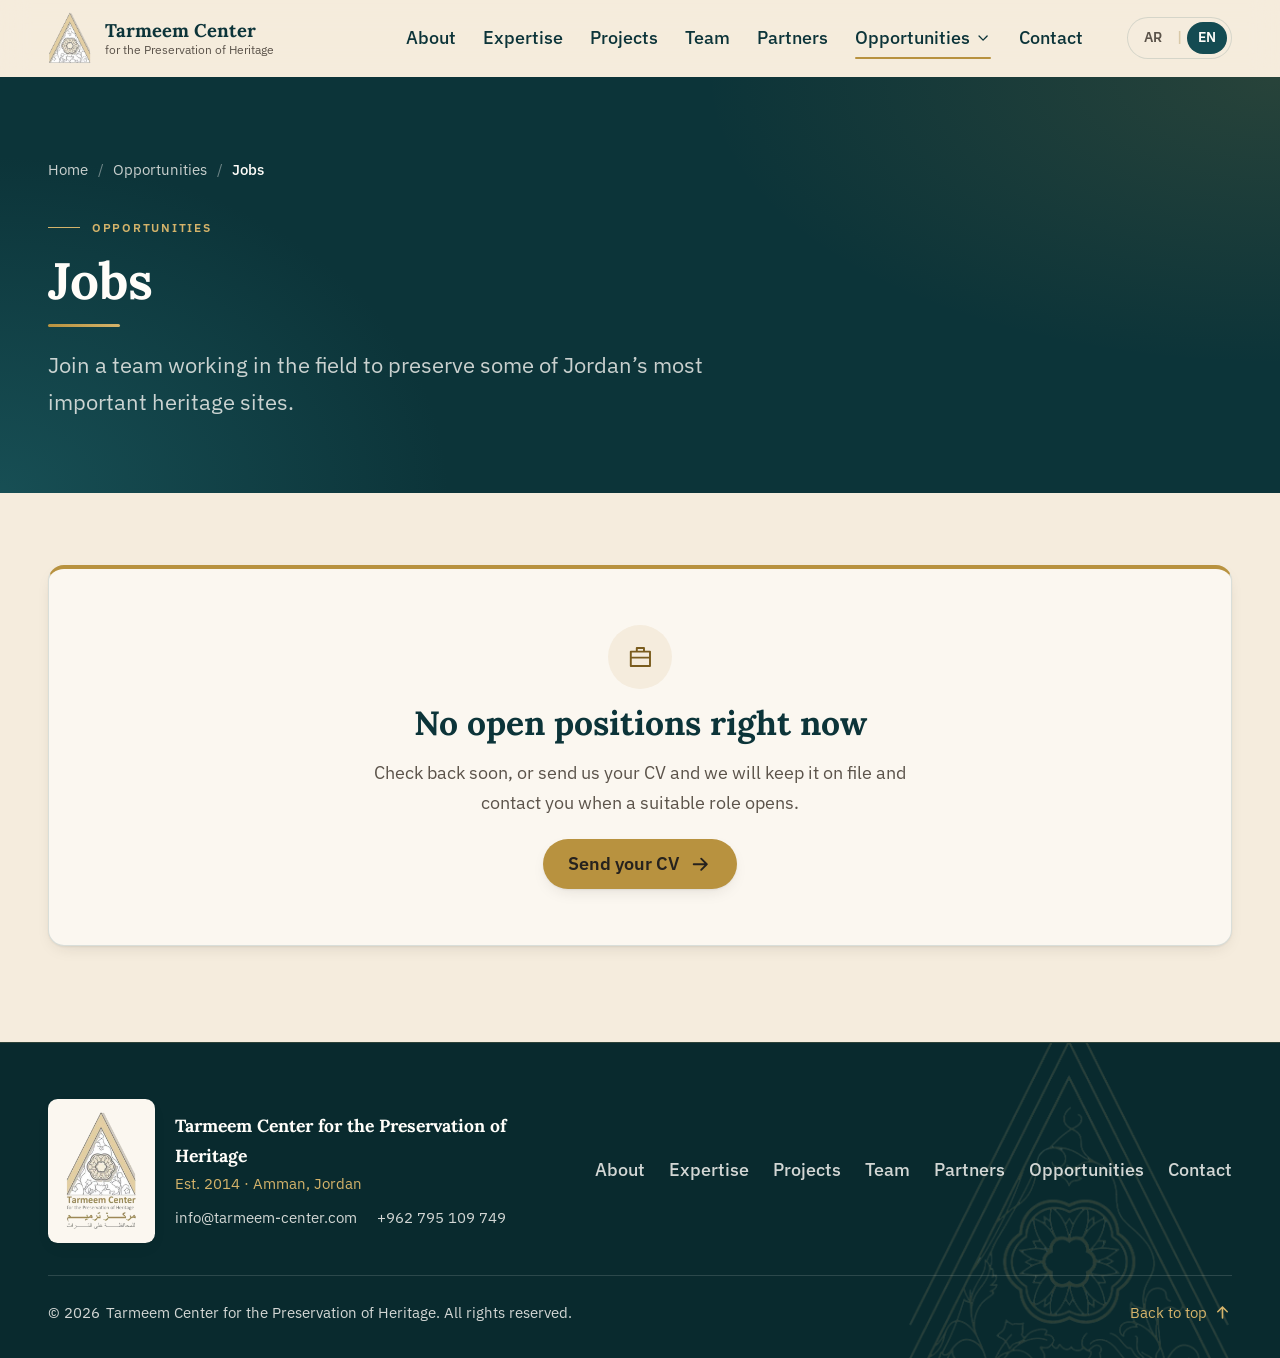
<file: jobs.html>
<!DOCTYPE html>
<html lang="en" dir="ltr">
<head>
  <meta charset="utf-8">
  <meta name="viewport" content="width=device-width, initial-scale=1">
  <meta name="color-scheme" content="light">
  <meta name="theme-color" content="#144B52">

  <title data-i18n="jobs.metaTitle">Jobs | Tarmeem Center for the Preservation of Heritage</title>
  <meta name="description" content="Job vacancies at Tarmeem Center for the Preservation of Heritage in conservation, restoration, documentation and engineering." data-i18n-attr="content:jobs.metaDescription">

  <link rel="canonical" href="https://abedgr.github.io/tarmeem-center/jobs.html">

  <!--
    Open Graph / social sharing. These URLs must be ABSOLUTE to work on
    WhatsApp, Facebook, X, etc. Update them if the site moves to a custom domain.
    The OG image is a JPG on purpose: several crawlers still do not read WebP.
  -->
  <meta property="og:type" content="website">
  <meta property="og:site_name" content="Tarmeem Center for the Preservation of Heritage" data-i18n-attr="content:meta.title">
  <meta property="og:title" content="Jobs | Tarmeem Center for the Preservation of Heritage" data-i18n-attr="content:jobs.metaTitle">
  <meta property="og:description" content="Job vacancies at Tarmeem Center for the Preservation of Heritage in conservation, restoration, documentation and engineering." data-i18n-attr="content:jobs.metaDescription">
  <meta property="og:url" content="https://abedgr.github.io/tarmeem-center/jobs.html">
  <meta property="og:image" content="https://abedgr.github.io/tarmeem-center/assets/images/og-image.jpg">
  <meta property="og:image:type" content="image/jpeg">
  <meta property="og:image:width" content="1200">
  <meta property="og:image:height" content="630">
  <meta property="og:image:alt" content="Tarmeem Center for the Preservation of Heritage" data-i18n-attr="content:meta.title">
  <meta property="og:locale" content="en_US">
  <meta property="og:locale:alternate" content="ar_AR">
  <meta name="twitter:card" content="summary_large_image">
  <meta name="twitter:title" content="Jobs | Tarmeem Center for the Preservation of Heritage" data-i18n-attr="content:jobs.metaTitle">
  <meta name="twitter:description" content="Job vacancies at Tarmeem Center for the Preservation of Heritage in conservation, restoration, documentation and engineering." data-i18n-attr="content:jobs.metaDescription">
  <meta name="twitter:image" content="https://abedgr.github.io/tarmeem-center/assets/images/og-image.jpg">

  <!-- Favicons -->
  <link rel="icon" href="assets/images/favicon-32.png" type="image/png" sizes="32x32">
  <link rel="icon" href="assets/images/favicon-192.png" type="image/png" sizes="192x192">
  <link rel="apple-touch-icon" href="assets/images/apple-touch-icon.png">

  <!-- English by default; a switch to Arabic is remembered for the rest of the visit (applied before first paint). -->
  <script>
    (function () {
      var root = document.documentElement;
      root.classList.add('js');
      try {
        var saved = sessionStorage.getItem('tarmeem-lang');
        if (saved === 'en' || saved === 'ar') {
          root.lang = saved;
          root.dir = saved === 'ar' ? 'rtl' : 'ltr';
        }
      } catch (e) { /* localStorage unavailable: keep the default */ }
    })();
  </script>

  <!-- Fonts: Noto Naskh Arabic + Lora for headings, IBM Plex Sans Arabic + IBM Plex Sans for body -->
  <link rel="preconnect" href="https://fonts.googleapis.com">
  <link rel="preconnect" href="https://fonts.gstatic.com" crossorigin>
  <link rel="stylesheet" href="https://fonts.googleapis.com/css2?family=IBM+Plex+Sans+Arabic:wght@400;500;600&family=IBM+Plex+Sans:wght@400;500;600&family=Lora:ital,wght@0,400;0,500;0,600;0,700;1,400&family=Noto+Naskh+Arabic:wght@400;500;600;700&display=swap">

  <link rel="stylesheet" href="css/style.css?v=20261103b">
</head>
<body id="top" class="subpage">

  <a class="skip-link" href="#main" data-i18n="a11y.skip">Skip to content</a>

  <!-- ============================== HEADER ============================== -->
  <!-- The header and footer are repeated on every page: change a menu item in all of them. -->
  <header class="site-header" id="site-header">
    <div class="container header-inner">
      <a class="brand" href="index.html" aria-label="Tarmeem Center for the Preservation of Heritage - Home" data-i18n-attr="aria-label:brand.homeLink">
        <img class="brand__logo" src="assets/images/logo-mark.png" width="270" height="321" alt="" aria-hidden="true">
        <span class="brand__text">
          <span class="brand__name" data-i18n="brand.name">Tarmeem Center</span>
          <span class="brand__sub" data-i18n="brand.sub">for the Preservation of Heritage</span>
        </span>
      </a>

      <button class="nav-toggle" id="nav-toggle" type="button" aria-expanded="false" aria-controls="site-nav" aria-label="Open menu" data-i18n-attr="aria-label:nav.open">
        <span class="nav-toggle__bar" aria-hidden="true"></span>
        <span class="nav-toggle__bar" aria-hidden="true"></span>
        <span class="nav-toggle__bar" aria-hidden="true"></span>
      </button>

      <nav class="site-nav" id="site-nav" aria-label="Main navigation" data-i18n-attr="aria-label:nav.label">
        <ul class="site-nav__list">
          <li><a class="site-nav__link" href="about.html" data-i18n="nav.about">About</a></li>
          <li><a class="site-nav__link" href="expertise.html" data-i18n="nav.expertise">Expertise</a></li>
          <li><a class="site-nav__link" href="projects.html" data-i18n="nav.projects">Projects</a></li>
          <li><a class="site-nav__link" href="team.html" data-i18n="nav.team">Team</a></li>
          <li><a class="site-nav__link" href="partners.html" data-i18n="nav.partners">Partners</a></li>
          <li class="site-nav__item--sub">
            <a class="site-nav__link" href="opportunities.html" aria-current="true"><span data-i18n="nav.opportunities">Opportunities</span><svg class="icon site-nav__caret" viewBox="0 0 24 24" aria-hidden="true" focusable="false"><path d="M6 9l6 6 6-6"/></svg></a>
            <button class="site-nav__subtoggle" type="button" aria-expanded="false" aria-controls="nav-sub-opp" aria-label="Show Jobs and Calls" data-i18n-attr="aria-label:nav.subToggle"><svg class="icon" viewBox="0 0 24 24" aria-hidden="true" focusable="false"><path d="M6 9l6 6 6-6"/></svg></button>
            <ul class="site-nav__sub" id="nav-sub-opp">
              <li><a class="site-nav__sublink" href="jobs.html" aria-current="page" data-i18n="nav.jobs">Jobs</a></li>
              <li><a class="site-nav__sublink" href="calls.html" data-i18n="nav.calls">Calls</a></li>
            </ul>
          </li>
          <li><a class="site-nav__link" href="contact.html" data-i18n="nav.contact">Contact</a></li>
        </ul>

        <div class="lang-toggle" role="group" aria-label="Language" data-i18n-attr="aria-label:lang.label">
          <button type="button" class="lang-toggle__btn" data-lang="ar" lang="ar" aria-pressed="true" aria-label="العربية">AR</button>
          <span class="lang-toggle__sep" aria-hidden="true">|</span>
          <button type="button" class="lang-toggle__btn" data-lang="en" lang="en" aria-pressed="false" aria-label="English">EN</button>
        </div>
      </nav>
    </div>
  </header>

  <main id="main">

    <!-- ============================== PAGE HEADER ============================== -->
    <section class="section--dark page-hero" aria-labelledby="page-title">
      <div class="container">
        <nav class="breadcrumb" aria-label="Breadcrumb" data-i18n-attr="aria-label:nav.breadcrumb">
          <ol>
              <li><a href="index.html" data-i18n="nav.home">Home</a></li>
              <li><a href="opportunities.html" data-i18n="nav.opportunities">Opportunities</a></li>
              <li><span aria-current="page" data-i18n="jobs.title">Jobs</span></li>
          </ol>
        </nav>
        <p class="eyebrow eyebrow--light" data-i18n="nav.opportunities">Opportunities</p>
        <h1 class="section-title section-title--light page-hero__title" id="page-title" data-i18n="jobs.title">Jobs</h1>
        <p class="section-lead section-lead--light" data-i18n="jobs.lead">Join a team working in the field to preserve some of Jordan’s most important heritage sites.</p>
      </div>
    </section>

    <section class="section listings-section">
      <div class="container">
        <ul class="listings" id="listings" data-kind="jobs">
          <!-- Rendered from js/opportunities.js -->
        </ul>
      </div>
    </section>
  </main>

  <!-- ============================== FOOTER ============================== -->
  <footer class="site-footer">
    <div class="container footer-inner">
      <div class="footer__brand">
        <img class="footer__logo" src="assets/images/logo-full.png" width="274" height="446" loading="lazy" decoding="async"
             alt="Tarmeem Center for the Preservation of Heritage logo" data-i18n-attr="alt:brand.logoAlt">
        <div>
          <p class="footer__name" data-i18n="meta.title">Tarmeem Center for the Preservation of Heritage</p>
          <p class="footer__meta" data-i18n="footer.founded">Est. 2014 · Amman, Jordan</p>
          <p class="footer__contact">
            <a href="mailto:info@tarmeem-center.com" dir="ltr">info@tarmeem-center.com</a>
            <a href="tel:+962795109749" dir="ltr">+962 795 109 749</a>
          </p>
        </div>
      </div>

      <nav class="footer__nav" aria-label="Footer links" data-i18n-attr="aria-label:footer.navLabel">
        <a href="about.html" data-i18n="nav.about">About</a>
        <a href="expertise.html" data-i18n="nav.expertise">Expertise</a>
        <a href="projects.html" data-i18n="nav.projects">Projects</a>
        <a href="team.html" data-i18n="nav.team">Team</a>
        <a href="partners.html" data-i18n="nav.partners">Partners</a>
        <a href="opportunities.html" data-i18n="nav.opportunities">Opportunities</a>
        <a href="contact.html" data-i18n="nav.contact">Contact</a>
      </nav>

      <div class="footer__bottom">
        <p class="footer__copy">
          <span>&copy; <span id="footer-year">2026</span></span>
          <span data-i18n="footer.rights">Tarmeem Center for the Preservation of Heritage. All rights reserved.</span>
        </p>
        <a class="footer__top" href="#top">
          <span data-i18n="footer.backToTop">Back to top</span>
          <svg class="icon" viewBox="0 0 24 24" aria-hidden="true" focusable="false"><path d="M12 19V5M6 11l6-6 6 6"/></svg>
        </a>
      </div>
    </div>
  </footer>

  <!-- Icon templates cloned by js/main.js when rendering cards -->
  <template id="tpl-icon-arrow">
    <svg class="icon icon--dir" viewBox="0 0 24 24" aria-hidden="true" focusable="false"><path d="M5 12h14M13 6l6 6-6 6"/></svg>
  </template>

  <script src="js/i18n.js?v=20261103a"></script>
  <script src="js/opportunities.js?v=20261102b"></script>
  <script src="js/main.js?v=20261103a"></script>
</body>
</html>
</file>
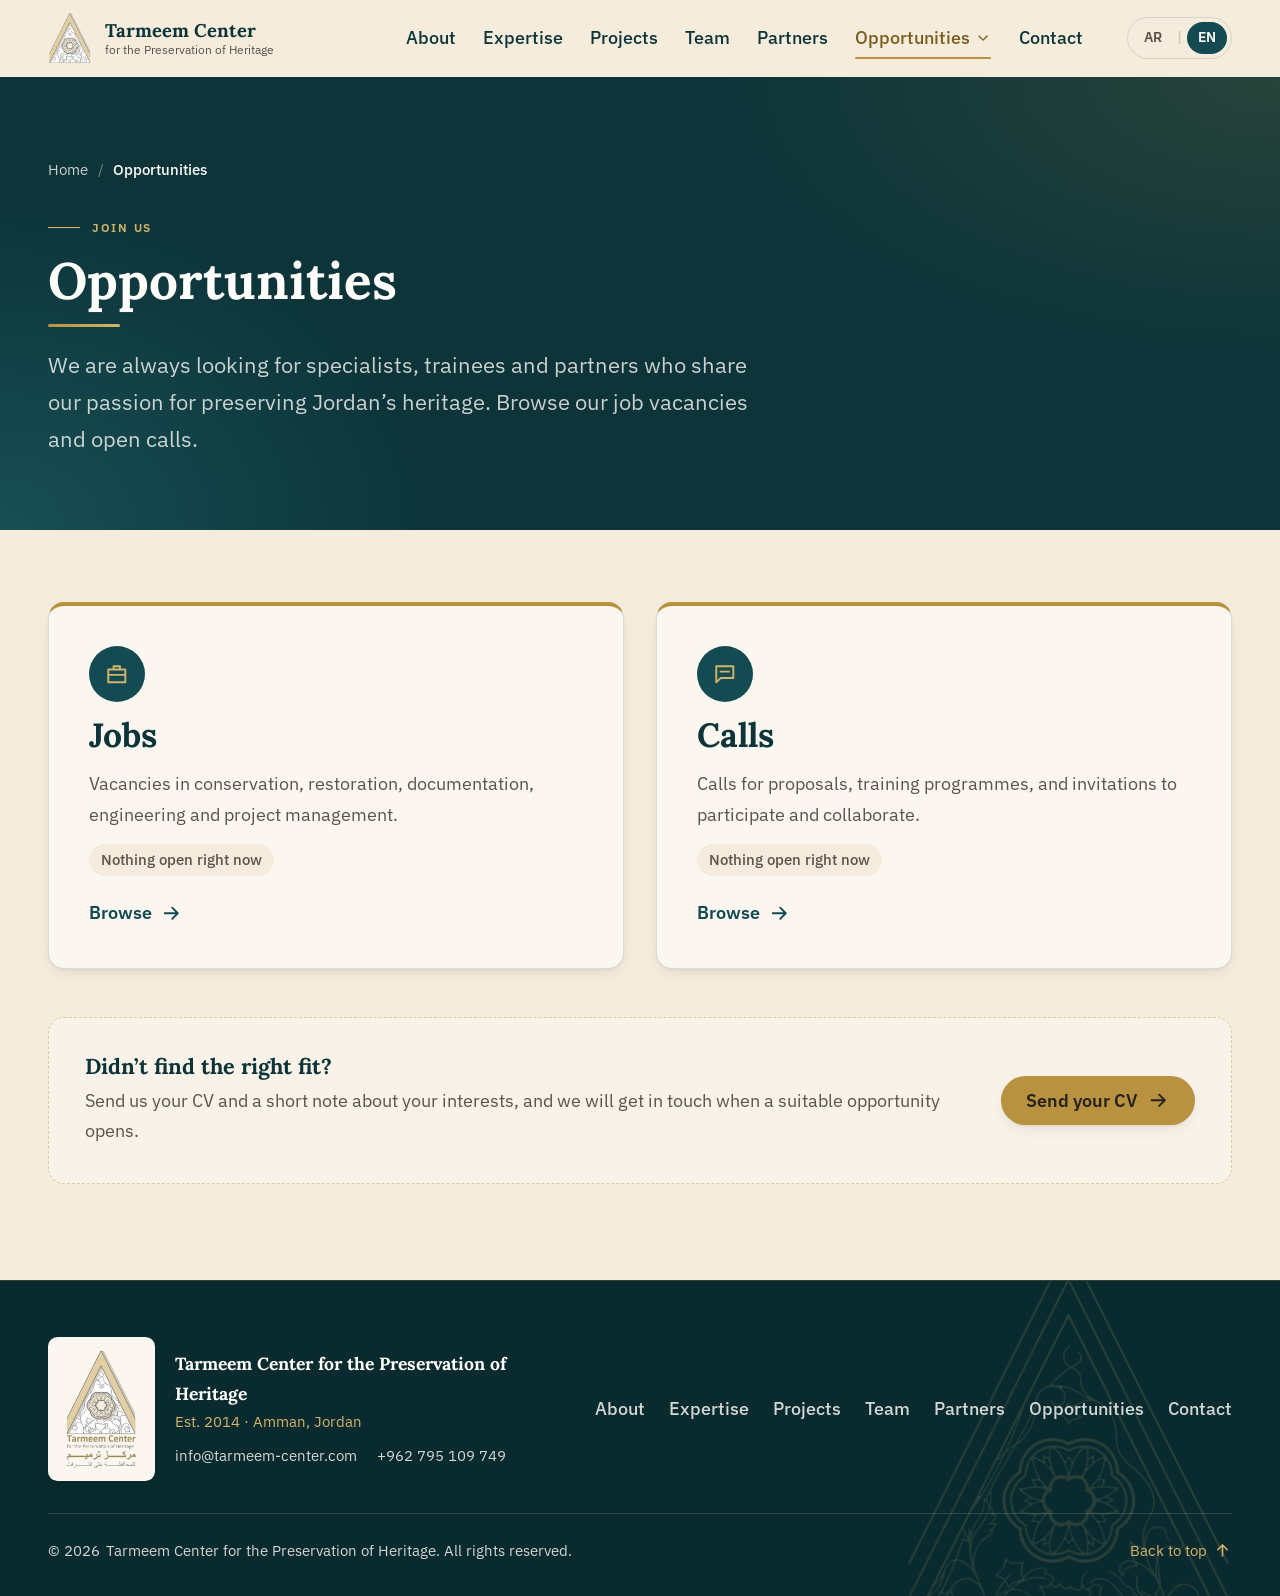
<file: opportunities.html>
<!DOCTYPE html>
<html lang="en" dir="ltr">
<head>
  <meta charset="utf-8">
  <meta name="viewport" content="width=device-width, initial-scale=1">
  <meta name="color-scheme" content="light">
  <meta name="theme-color" content="#144B52">

  <title data-i18n="opp.metaTitle">Opportunities | Tarmeem Center for the Preservation of Heritage</title>
  <meta name="description" content="Job vacancies and open calls at Tarmeem Center for the Preservation of Heritage, Amman, Jordan." data-i18n-attr="content:opp.metaDescription">

  <link rel="canonical" href="https://abedgr.github.io/tarmeem-center/opportunities.html">

  <!--
    Open Graph / social sharing. These URLs must be ABSOLUTE to work on
    WhatsApp, Facebook, X, etc. Update them if the site moves to a custom domain.
    The OG image is a JPG on purpose: several crawlers still do not read WebP.
  -->
  <meta property="og:type" content="website">
  <meta property="og:site_name" content="Tarmeem Center for the Preservation of Heritage" data-i18n-attr="content:meta.title">
  <meta property="og:title" content="Opportunities | Tarmeem Center for the Preservation of Heritage" data-i18n-attr="content:opp.metaTitle">
  <meta property="og:description" content="Job vacancies and open calls at Tarmeem Center for the Preservation of Heritage, Amman, Jordan." data-i18n-attr="content:opp.metaDescription">
  <meta property="og:url" content="https://abedgr.github.io/tarmeem-center/opportunities.html">
  <meta property="og:image" content="https://abedgr.github.io/tarmeem-center/assets/images/og-image.jpg">
  <meta property="og:image:type" content="image/jpeg">
  <meta property="og:image:width" content="1200">
  <meta property="og:image:height" content="630">
  <meta property="og:image:alt" content="Tarmeem Center for the Preservation of Heritage" data-i18n-attr="content:meta.title">
  <meta property="og:locale" content="en_US">
  <meta property="og:locale:alternate" content="ar_AR">
  <meta name="twitter:card" content="summary_large_image">
  <meta name="twitter:title" content="Opportunities | Tarmeem Center for the Preservation of Heritage" data-i18n-attr="content:opp.metaTitle">
  <meta name="twitter:description" content="Job vacancies and open calls at Tarmeem Center for the Preservation of Heritage, Amman, Jordan." data-i18n-attr="content:opp.metaDescription">
  <meta name="twitter:image" content="https://abedgr.github.io/tarmeem-center/assets/images/og-image.jpg">

  <!-- Favicons -->
  <link rel="icon" href="assets/images/favicon-32.png" type="image/png" sizes="32x32">
  <link rel="icon" href="assets/images/favicon-192.png" type="image/png" sizes="192x192">
  <link rel="apple-touch-icon" href="assets/images/apple-touch-icon.png">

  <!-- English by default; a switch to Arabic is remembered for the rest of the visit (applied before first paint). -->
  <script>
    (function () {
      var root = document.documentElement;
      root.classList.add('js');
      try {
        var saved = sessionStorage.getItem('tarmeem-lang');
        if (saved === 'en' || saved === 'ar') {
          root.lang = saved;
          root.dir = saved === 'ar' ? 'rtl' : 'ltr';
        }
      } catch (e) { /* localStorage unavailable: keep the default */ }
    })();
  </script>

  <!-- Fonts: Noto Naskh Arabic + Lora for headings, IBM Plex Sans Arabic + IBM Plex Sans for body -->
  <link rel="preconnect" href="https://fonts.googleapis.com">
  <link rel="preconnect" href="https://fonts.gstatic.com" crossorigin>
  <link rel="stylesheet" href="https://fonts.googleapis.com/css2?family=IBM+Plex+Sans+Arabic:wght@400;500;600&family=IBM+Plex+Sans:wght@400;500;600&family=Lora:ital,wght@0,400;0,500;0,600;0,700;1,400&family=Noto+Naskh+Arabic:wght@400;500;600;700&display=swap">

  <link rel="stylesheet" href="css/style.css?v=20261103b">
</head>
<body id="top" class="subpage">

  <a class="skip-link" href="#main" data-i18n="a11y.skip">Skip to content</a>

  <!-- ============================== HEADER ============================== -->
  <!-- The header and footer are repeated on every page: change a menu item in all of them. -->
  <header class="site-header" id="site-header">
    <div class="container header-inner">
      <a class="brand" href="index.html" aria-label="Tarmeem Center for the Preservation of Heritage - Home" data-i18n-attr="aria-label:brand.homeLink">
        <img class="brand__logo" src="assets/images/logo-mark.png" width="270" height="321" alt="" aria-hidden="true">
        <span class="brand__text">
          <span class="brand__name" data-i18n="brand.name">Tarmeem Center</span>
          <span class="brand__sub" data-i18n="brand.sub">for the Preservation of Heritage</span>
        </span>
      </a>

      <button class="nav-toggle" id="nav-toggle" type="button" aria-expanded="false" aria-controls="site-nav" aria-label="Open menu" data-i18n-attr="aria-label:nav.open">
        <span class="nav-toggle__bar" aria-hidden="true"></span>
        <span class="nav-toggle__bar" aria-hidden="true"></span>
        <span class="nav-toggle__bar" aria-hidden="true"></span>
      </button>

      <nav class="site-nav" id="site-nav" aria-label="Main navigation" data-i18n-attr="aria-label:nav.label">
        <ul class="site-nav__list">
          <li><a class="site-nav__link" href="about.html" data-i18n="nav.about">About</a></li>
          <li><a class="site-nav__link" href="expertise.html" data-i18n="nav.expertise">Expertise</a></li>
          <li><a class="site-nav__link" href="projects.html" data-i18n="nav.projects">Projects</a></li>
          <li><a class="site-nav__link" href="team.html" data-i18n="nav.team">Team</a></li>
          <li><a class="site-nav__link" href="partners.html" data-i18n="nav.partners">Partners</a></li>
          <li class="site-nav__item--sub">
            <a class="site-nav__link" href="opportunities.html" aria-current="page"><span data-i18n="nav.opportunities">Opportunities</span><svg class="icon site-nav__caret" viewBox="0 0 24 24" aria-hidden="true" focusable="false"><path d="M6 9l6 6 6-6"/></svg></a>
            <button class="site-nav__subtoggle" type="button" aria-expanded="false" aria-controls="nav-sub-opp" aria-label="Show Jobs and Calls" data-i18n-attr="aria-label:nav.subToggle"><svg class="icon" viewBox="0 0 24 24" aria-hidden="true" focusable="false"><path d="M6 9l6 6 6-6"/></svg></button>
            <ul class="site-nav__sub" id="nav-sub-opp">
              <li><a class="site-nav__sublink" href="jobs.html" data-i18n="nav.jobs">Jobs</a></li>
              <li><a class="site-nav__sublink" href="calls.html" data-i18n="nav.calls">Calls</a></li>
            </ul>
          </li>
          <li><a class="site-nav__link" href="contact.html" data-i18n="nav.contact">Contact</a></li>
        </ul>

        <div class="lang-toggle" role="group" aria-label="Language" data-i18n-attr="aria-label:lang.label">
          <button type="button" class="lang-toggle__btn" data-lang="ar" lang="ar" aria-pressed="true" aria-label="العربية">AR</button>
          <span class="lang-toggle__sep" aria-hidden="true">|</span>
          <button type="button" class="lang-toggle__btn" data-lang="en" lang="en" aria-pressed="false" aria-label="English">EN</button>
        </div>
      </nav>
    </div>
  </header>

  <main id="main">

    <!-- ============================== PAGE HEADER ============================== -->
    <section class="section--dark page-hero" aria-labelledby="page-title">
      <div class="container">
        <nav class="breadcrumb" aria-label="Breadcrumb" data-i18n-attr="aria-label:nav.breadcrumb">
          <ol>
              <li><a href="index.html" data-i18n="nav.home">Home</a></li>
              <li><span aria-current="page" data-i18n="opp.title">Opportunities</span></li>
          </ol>
        </nav>
        <p class="eyebrow eyebrow--light" data-i18n="opp.eyebrow">Join us</p>
        <h1 class="section-title section-title--light page-hero__title" id="page-title" data-i18n="opp.title">Opportunities</h1>
        <p class="section-lead section-lead--light" data-i18n="opp.lead">We are always looking for specialists, trainees and partners who share our passion for preserving Jordan’s heritage. Browse our job vacancies and open calls.</p>
      </div>
    </section>

    <section class="section opp-hub">
      <div class="container">
        <ul class="opp-hub__grid">
          <li class="reveal">
            <a class="opp-card" href="jobs.html">
              <span class="opp-card__mark" aria-hidden="true">
                <svg viewBox="0 0 24 24" focusable="false"><path d="M4 8h16v12H4zM9 8V5h6v3M4 13h16"/></svg>
              </span>
              <h2 class="opp-card__title" data-i18n="nav.jobs">Jobs</h2>
              <p class="opp-card__text" data-i18n="opp.jobsText">Vacancies in conservation, restoration, documentation, engineering and project management.</p>
              <span class="opp-card__count" data-opp-count="jobs"></span>
              <span class="opp-card__cta"><span data-i18n="opp.browse">Browse</span><svg class="icon icon--dir" viewBox="0 0 24 24" aria-hidden="true" focusable="false"><path d="M5 12h14M13 6l6 6-6 6"/></svg></span>
            </a>
          </li>
          <li class="reveal" style="--i:1">
            <a class="opp-card" href="calls.html">
              <span class="opp-card__mark" aria-hidden="true">
                <svg viewBox="0 0 24 24" focusable="false"><path d="M4 5h16v11H8l-4 4zM8 10h8"/></svg>
              </span>
              <h2 class="opp-card__title" data-i18n="nav.calls">Calls</h2>
              <p class="opp-card__text" data-i18n="opp.callsText">Calls for proposals, training programmes, and invitations to participate and collaborate.</p>
              <span class="opp-card__count" data-opp-count="calls"></span>
              <span class="opp-card__cta"><span data-i18n="opp.browse">Browse</span><svg class="icon icon--dir" viewBox="0 0 24 24" aria-hidden="true" focusable="false"><path d="M5 12h14M13 6l6 6-6 6"/></svg></span>
            </a>
          </li>
        </ul>

        <aside class="opp-cv reveal">
          <div>
            <h2 class="opp-cv__title" data-i18n="opp.cvTitle">Didn’t find the right fit?</h2>
            <p data-i18n="opp.cvText">Send us your CV and a short note about your interests, and we will get in touch when a suitable opportunity opens.</p>
          </div>
          <a class="btn btn--primary" href="mailto:info@tarmeem-center.com?subject=CV%20-%20Tarmeem%20Center">
            <span data-i18n="opp.cvCta">Send your CV</span>
            <svg class="icon icon--dir" viewBox="0 0 24 24" aria-hidden="true" focusable="false"><path d="M5 12h14M13 6l6 6-6 6"/></svg>
          </a>
        </aside>
      </div>
    </section>
  </main>

  <!-- ============================== FOOTER ============================== -->
  <footer class="site-footer">
    <div class="container footer-inner">
      <div class="footer__brand">
        <img class="footer__logo" src="assets/images/logo-full.png" width="274" height="446" loading="lazy" decoding="async"
             alt="Tarmeem Center for the Preservation of Heritage logo" data-i18n-attr="alt:brand.logoAlt">
        <div>
          <p class="footer__name" data-i18n="meta.title">Tarmeem Center for the Preservation of Heritage</p>
          <p class="footer__meta" data-i18n="footer.founded">Est. 2014 · Amman, Jordan</p>
          <p class="footer__contact">
            <a href="mailto:info@tarmeem-center.com" dir="ltr">info@tarmeem-center.com</a>
            <a href="tel:+962795109749" dir="ltr">+962 795 109 749</a>
          </p>
        </div>
      </div>

      <nav class="footer__nav" aria-label="Footer links" data-i18n-attr="aria-label:footer.navLabel">
        <a href="about.html" data-i18n="nav.about">About</a>
        <a href="expertise.html" data-i18n="nav.expertise">Expertise</a>
        <a href="projects.html" data-i18n="nav.projects">Projects</a>
        <a href="team.html" data-i18n="nav.team">Team</a>
        <a href="partners.html" data-i18n="nav.partners">Partners</a>
        <a href="opportunities.html" data-i18n="nav.opportunities">Opportunities</a>
        <a href="contact.html" data-i18n="nav.contact">Contact</a>
      </nav>

      <div class="footer__bottom">
        <p class="footer__copy">
          <span>&copy; <span id="footer-year">2026</span></span>
          <span data-i18n="footer.rights">Tarmeem Center for the Preservation of Heritage. All rights reserved.</span>
        </p>
        <a class="footer__top" href="#top">
          <span data-i18n="footer.backToTop">Back to top</span>
          <svg class="icon" viewBox="0 0 24 24" aria-hidden="true" focusable="false"><path d="M12 19V5M6 11l6-6 6 6"/></svg>
        </a>
      </div>
    </div>
  </footer>

  <!-- Icon templates cloned by js/main.js when rendering cards -->
  <template id="tpl-icon-arrow">
    <svg class="icon icon--dir" viewBox="0 0 24 24" aria-hidden="true" focusable="false"><path d="M5 12h14M13 6l6 6-6 6"/></svg>
  </template>

  <script src="js/i18n.js?v=20261103a"></script>
  <script src="js/opportunities.js?v=20261102b"></script>
  <script src="js/main.js?v=20261103a"></script>
</body>
</html>
</file>
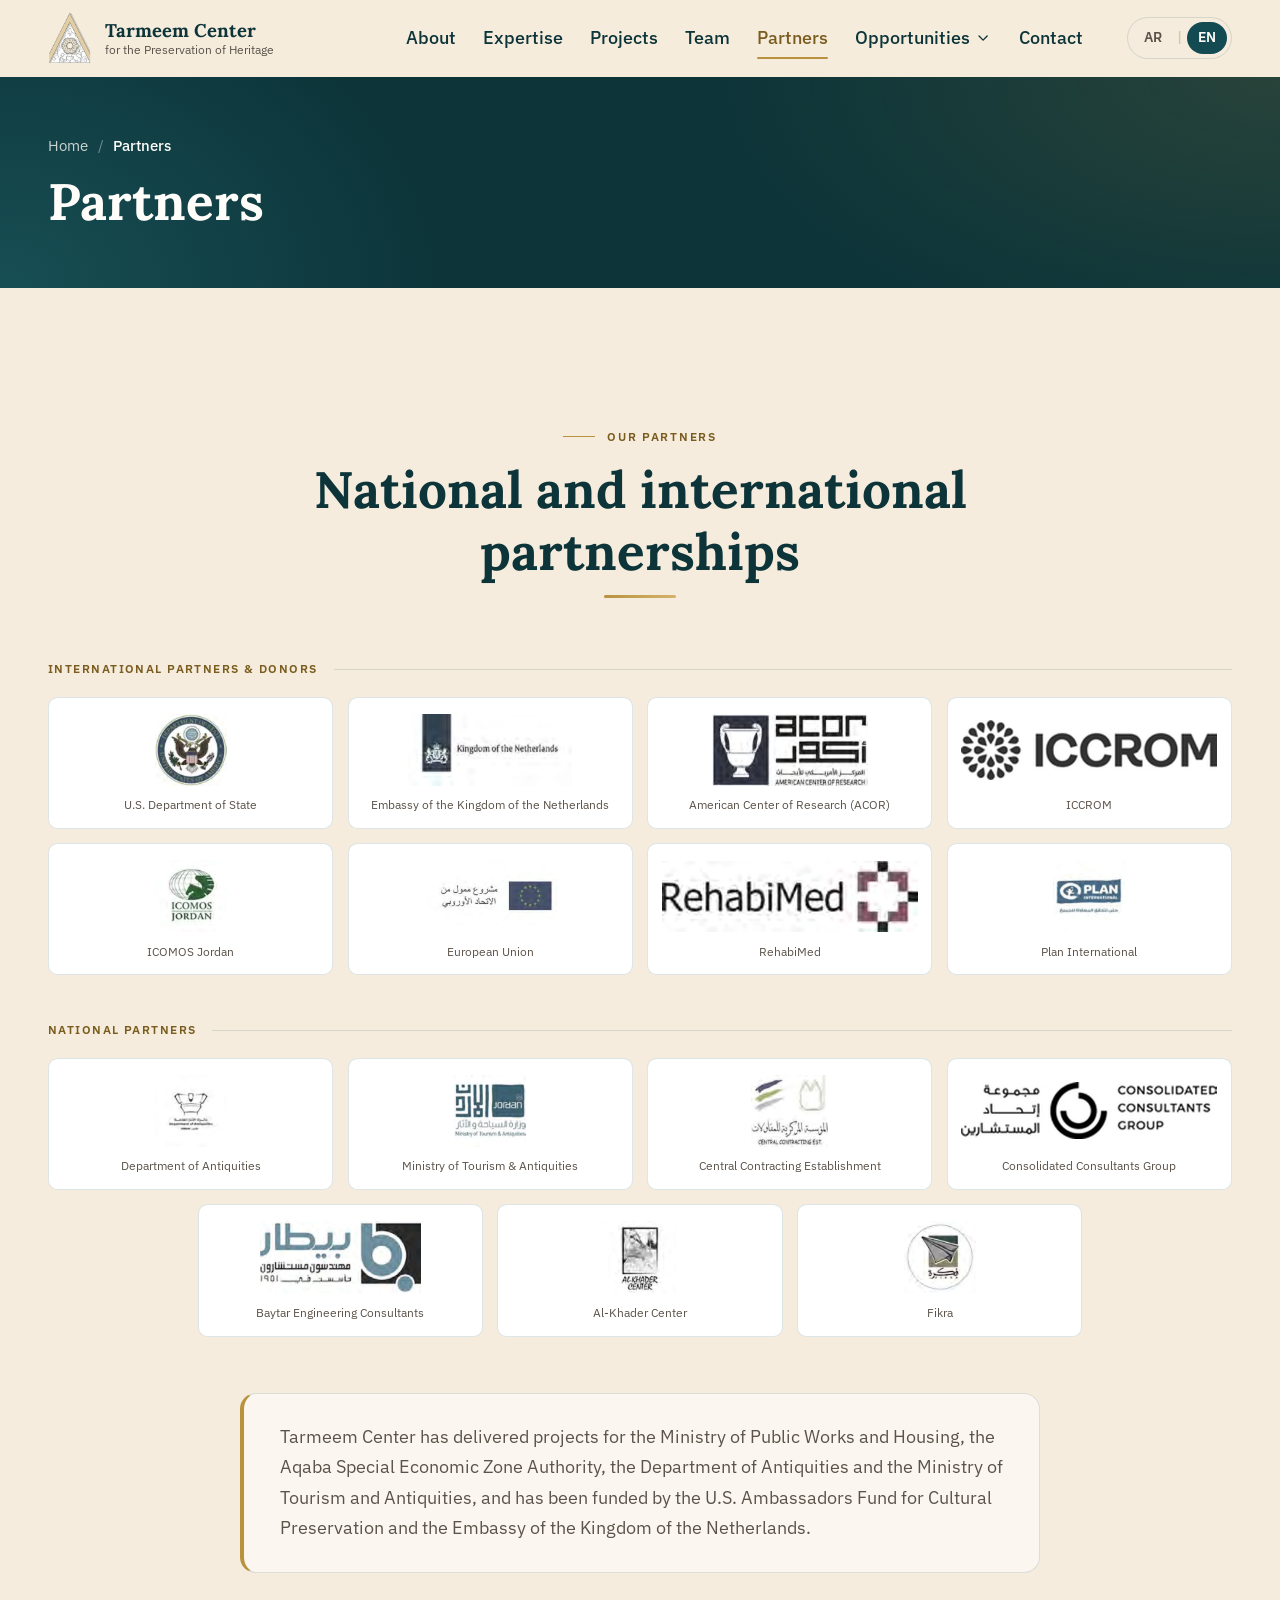
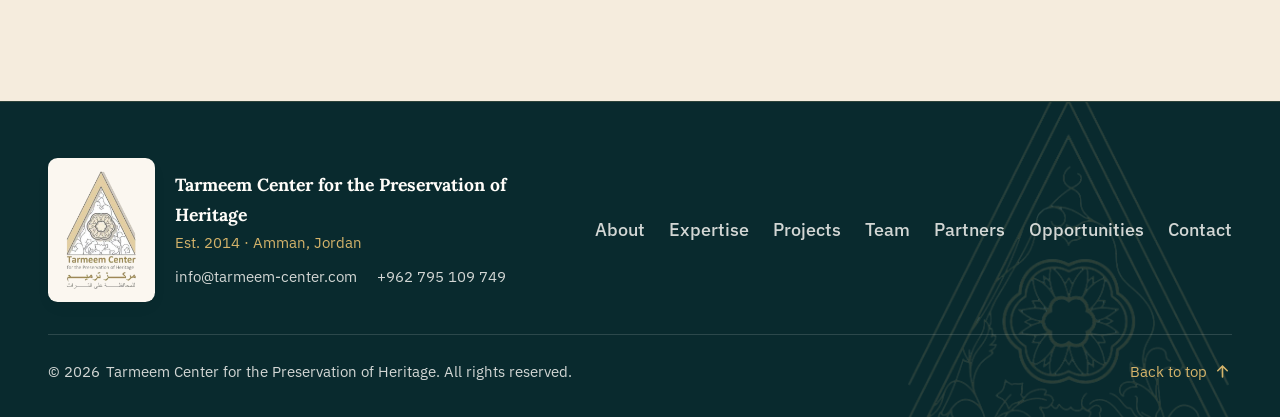
<file: partners.html>
<!DOCTYPE html>
<html lang="en" dir="ltr">
<head>
  <meta charset="utf-8">
  <meta name="viewport" content="width=device-width, initial-scale=1">
  <meta name="color-scheme" content="light">
  <meta name="theme-color" content="#144B52">

  <title data-i18n="partners.metaTitle">Partners | Tarmeem Center for the Preservation of Heritage</title>
  <meta name="description" content="Tarmeem Center’s national and international partners and donors." data-i18n-attr="content:partners.metaDescription">

  <link rel="canonical" href="https://abedgr.github.io/tarmeem-center/partners.html">

  <!--
    Open Graph / social sharing. These URLs must be ABSOLUTE to work on
    WhatsApp, Facebook, X, etc. Update them if the site moves to a custom domain.
    The OG image is a JPG on purpose: several crawlers still do not read WebP.
  -->
  <meta property="og:type" content="website">
  <meta property="og:site_name" content="Tarmeem Center for the Preservation of Heritage" data-i18n-attr="content:meta.title">
  <meta property="og:title" content="Partners | Tarmeem Center for the Preservation of Heritage" data-i18n-attr="content:partners.metaTitle">
  <meta property="og:description" content="Tarmeem Center’s national and international partners and donors." data-i18n-attr="content:partners.metaDescription">
  <meta property="og:url" content="https://abedgr.github.io/tarmeem-center/partners.html">
  <meta property="og:image" content="https://abedgr.github.io/tarmeem-center/assets/images/og-image.jpg">
  <meta property="og:image:type" content="image/jpeg">
  <meta property="og:image:width" content="1200">
  <meta property="og:image:height" content="630">
  <meta property="og:image:alt" content="Tarmeem Center for the Preservation of Heritage" data-i18n-attr="content:meta.title">
  <meta property="og:locale" content="en_US">
  <meta property="og:locale:alternate" content="ar_AR">
  <meta name="twitter:card" content="summary_large_image">
  <meta name="twitter:title" content="Partners | Tarmeem Center for the Preservation of Heritage" data-i18n-attr="content:partners.metaTitle">
  <meta name="twitter:description" content="Tarmeem Center’s national and international partners and donors." data-i18n-attr="content:partners.metaDescription">
  <meta name="twitter:image" content="https://abedgr.github.io/tarmeem-center/assets/images/og-image.jpg">

  <!-- Favicons -->
  <link rel="icon" href="assets/images/favicon-32.png" type="image/png" sizes="32x32">
  <link rel="icon" href="assets/images/favicon-192.png" type="image/png" sizes="192x192">
  <link rel="apple-touch-icon" href="assets/images/apple-touch-icon.png">

  <!-- English by default; a switch to Arabic is remembered for the rest of the visit (applied before first paint). -->
  <script>
    (function () {
      var root = document.documentElement;
      root.classList.add('js');
      try {
        var saved = sessionStorage.getItem('tarmeem-lang');
        if (saved === 'en' || saved === 'ar') {
          root.lang = saved;
          root.dir = saved === 'ar' ? 'rtl' : 'ltr';
        }
      } catch (e) { /* localStorage unavailable: keep the default */ }
    })();
  </script>

  <!-- Fonts: Noto Naskh Arabic + Lora for headings, IBM Plex Sans Arabic + IBM Plex Sans for body -->
  <link rel="preconnect" href="https://fonts.googleapis.com">
  <link rel="preconnect" href="https://fonts.gstatic.com" crossorigin>
  <link rel="stylesheet" href="https://fonts.googleapis.com/css2?family=IBM+Plex+Sans+Arabic:wght@400;500;600&family=IBM+Plex+Sans:wght@400;500;600&family=Lora:ital,wght@0,400;0,500;0,600;0,700;1,400&family=Noto+Naskh+Arabic:wght@400;500;600;700&display=swap">

  <link rel="stylesheet" href="css/style.css?v=20261103b">
</head>
<body id="top" class="subpage">

  <a class="skip-link" href="#main" data-i18n="a11y.skip">Skip to content</a>

  <!-- ============================== HEADER ============================== -->
  <!-- The header and footer are repeated on every page: change a menu item in all of them. -->
  <header class="site-header" id="site-header">
    <div class="container header-inner">
      <a class="brand" href="index.html" aria-label="Tarmeem Center for the Preservation of Heritage - Home" data-i18n-attr="aria-label:brand.homeLink">
        <img class="brand__logo" src="assets/images/logo-mark.png" width="270" height="321" alt="" aria-hidden="true">
        <span class="brand__text">
          <span class="brand__name" data-i18n="brand.name">Tarmeem Center</span>
          <span class="brand__sub" data-i18n="brand.sub">for the Preservation of Heritage</span>
        </span>
      </a>

      <button class="nav-toggle" id="nav-toggle" type="button" aria-expanded="false" aria-controls="site-nav" aria-label="Open menu" data-i18n-attr="aria-label:nav.open">
        <span class="nav-toggle__bar" aria-hidden="true"></span>
        <span class="nav-toggle__bar" aria-hidden="true"></span>
        <span class="nav-toggle__bar" aria-hidden="true"></span>
      </button>

      <nav class="site-nav" id="site-nav" aria-label="Main navigation" data-i18n-attr="aria-label:nav.label">
        <ul class="site-nav__list">
          <li><a class="site-nav__link" href="about.html" data-i18n="nav.about">About</a></li>
          <li><a class="site-nav__link" href="expertise.html" data-i18n="nav.expertise">Expertise</a></li>
          <li><a class="site-nav__link" href="projects.html" data-i18n="nav.projects">Projects</a></li>
          <li><a class="site-nav__link" href="team.html" data-i18n="nav.team">Team</a></li>
          <li><a class="site-nav__link" href="partners.html" aria-current="page" data-i18n="nav.partners">Partners</a></li>
          <li class="site-nav__item--sub">
            <a class="site-nav__link" href="opportunities.html"><span data-i18n="nav.opportunities">Opportunities</span><svg class="icon site-nav__caret" viewBox="0 0 24 24" aria-hidden="true" focusable="false"><path d="M6 9l6 6 6-6"/></svg></a>
            <button class="site-nav__subtoggle" type="button" aria-expanded="false" aria-controls="nav-sub-opp" aria-label="Show Jobs and Calls" data-i18n-attr="aria-label:nav.subToggle"><svg class="icon" viewBox="0 0 24 24" aria-hidden="true" focusable="false"><path d="M6 9l6 6 6-6"/></svg></button>
            <ul class="site-nav__sub" id="nav-sub-opp">
              <li><a class="site-nav__sublink" href="jobs.html" data-i18n="nav.jobs">Jobs</a></li>
              <li><a class="site-nav__sublink" href="calls.html" data-i18n="nav.calls">Calls</a></li>
            </ul>
          </li>
          <li><a class="site-nav__link" href="contact.html" data-i18n="nav.contact">Contact</a></li>
        </ul>

        <div class="lang-toggle" role="group" aria-label="Language" data-i18n-attr="aria-label:lang.label">
          <button type="button" class="lang-toggle__btn" data-lang="ar" lang="ar" aria-pressed="true" aria-label="العربية">AR</button>
          <span class="lang-toggle__sep" aria-hidden="true">|</span>
          <button type="button" class="lang-toggle__btn" data-lang="en" lang="en" aria-pressed="false" aria-label="English">EN</button>
        </div>
      </nav>
    </div>
  </header>

  <main id="main">

    <!-- ============================== PAGE HEADER ============================== -->
    <section class="section--dark page-hero page-hero--compact" aria-labelledby="page-title">
      <div class="container">
        <nav class="breadcrumb" aria-label="Breadcrumb" data-i18n-attr="aria-label:nav.breadcrumb">
          <ol>
            <li><a href="index.html" data-i18n="nav.home">Home</a></li>
            <li><span aria-current="page" data-i18n="nav.partners">Partners</span></li>
          </ol>
        </nav>
        <h1 class="page-hero__title" id="page-title" data-i18n="nav.partners">Partners</h1>
      </div>
    </section>

    <!-- ============================== PARTNERS ============================== -->
    <section class="section partners" id="partners" aria-labelledby="partners-title">
      <div class="container">
        <header class="section-header section-header--center reveal">
          <p class="eyebrow" data-i18n="partners.eyebrow">Our Partners</p>
          <h2 class="section-title" id="partners-title" data-i18n="partners.title">National and international partnerships</h2>
        </header>

        <div class="partners__group reveal">
          <h3 class="partners__heading" data-i18n="partners.international">International partners &amp; donors</h3>
          <ul class="partners__grid" id="partners-international"></ul>
        </div>
        <div class="partners__group reveal">
          <h3 class="partners__heading" data-i18n="partners.national">National partners</h3>
          <ul class="partners__grid" id="partners-national"></ul>
        </div>

        <p class="partners__statement reveal" data-i18n="partners.statement">Tarmeem Center has delivered projects for the Ministry of Public Works and Housing, the Aqaba Special Economic Zone Authority, the Department of Antiquities and the Ministry of Tourism and Antiquities, and has been funded by the U.S. Ambassadors Fund for Cultural Preservation and the Embassy of the Kingdom of the Netherlands.</p>
      </div>
    </section>

  </main>

  <!-- ============================== FOOTER ============================== -->
  <footer class="site-footer">
    <div class="container footer-inner">
      <div class="footer__brand">
        <img class="footer__logo" src="assets/images/logo-full.png" width="274" height="446" loading="lazy" decoding="async"
             alt="Tarmeem Center for the Preservation of Heritage logo" data-i18n-attr="alt:brand.logoAlt">
        <div>
          <p class="footer__name" data-i18n="meta.title">Tarmeem Center for the Preservation of Heritage</p>
          <p class="footer__meta" data-i18n="footer.founded">Est. 2014 · Amman, Jordan</p>
          <p class="footer__contact">
            <a href="mailto:info@tarmeem-center.com" dir="ltr">info@tarmeem-center.com</a>
            <a href="tel:+962795109749" dir="ltr">+962 795 109 749</a>
          </p>
        </div>
      </div>

      <nav class="footer__nav" aria-label="Footer links" data-i18n-attr="aria-label:footer.navLabel">
        <a href="about.html" data-i18n="nav.about">About</a>
        <a href="expertise.html" data-i18n="nav.expertise">Expertise</a>
        <a href="projects.html" data-i18n="nav.projects">Projects</a>
        <a href="team.html" data-i18n="nav.team">Team</a>
        <a href="partners.html" data-i18n="nav.partners">Partners</a>
        <a href="opportunities.html" data-i18n="nav.opportunities">Opportunities</a>
        <a href="contact.html" data-i18n="nav.contact">Contact</a>
      </nav>

      <div class="footer__bottom">
        <p class="footer__copy">
          <span>&copy; <span id="footer-year">2026</span></span>
          <span data-i18n="footer.rights">Tarmeem Center for the Preservation of Heritage. All rights reserved.</span>
        </p>
        <a class="footer__top" href="#top">
          <span data-i18n="footer.backToTop">Back to top</span>
          <svg class="icon" viewBox="0 0 24 24" aria-hidden="true" focusable="false"><path d="M12 19V5M6 11l6-6 6 6"/></svg>
        </a>
      </div>
    </div>
  </footer>

  <!-- Icon templates cloned by js/main.js when rendering cards -->
  <template id="tpl-icon-arrow">
    <svg class="icon icon--dir" viewBox="0 0 24 24" aria-hidden="true" focusable="false"><path d="M5 12h14M13 6l6 6-6 6"/></svg>
  </template>

  <script src="js/i18n.js?v=20261103a"></script>
  <script src="js/content.js?v=20261101c"></script>
  <script src="js/main.js?v=20261103a"></script>
</body>
</html>
</file>
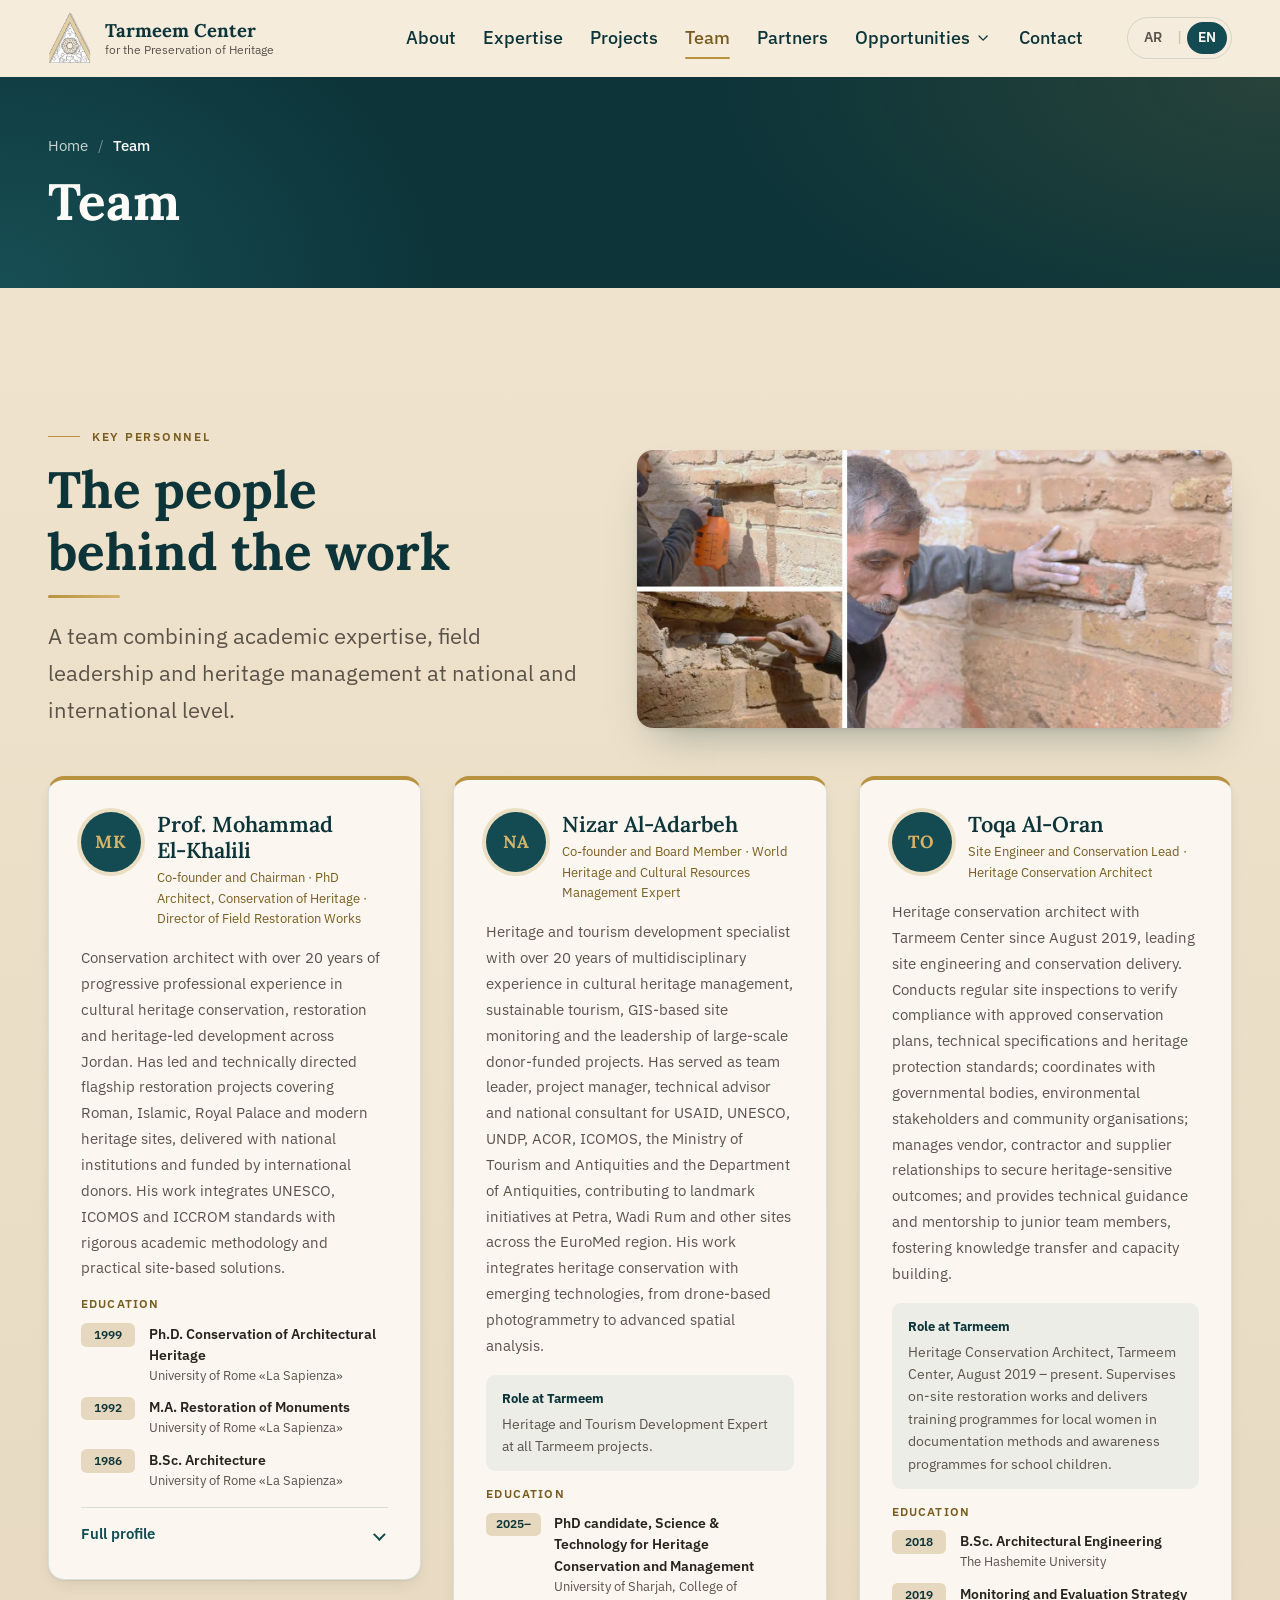
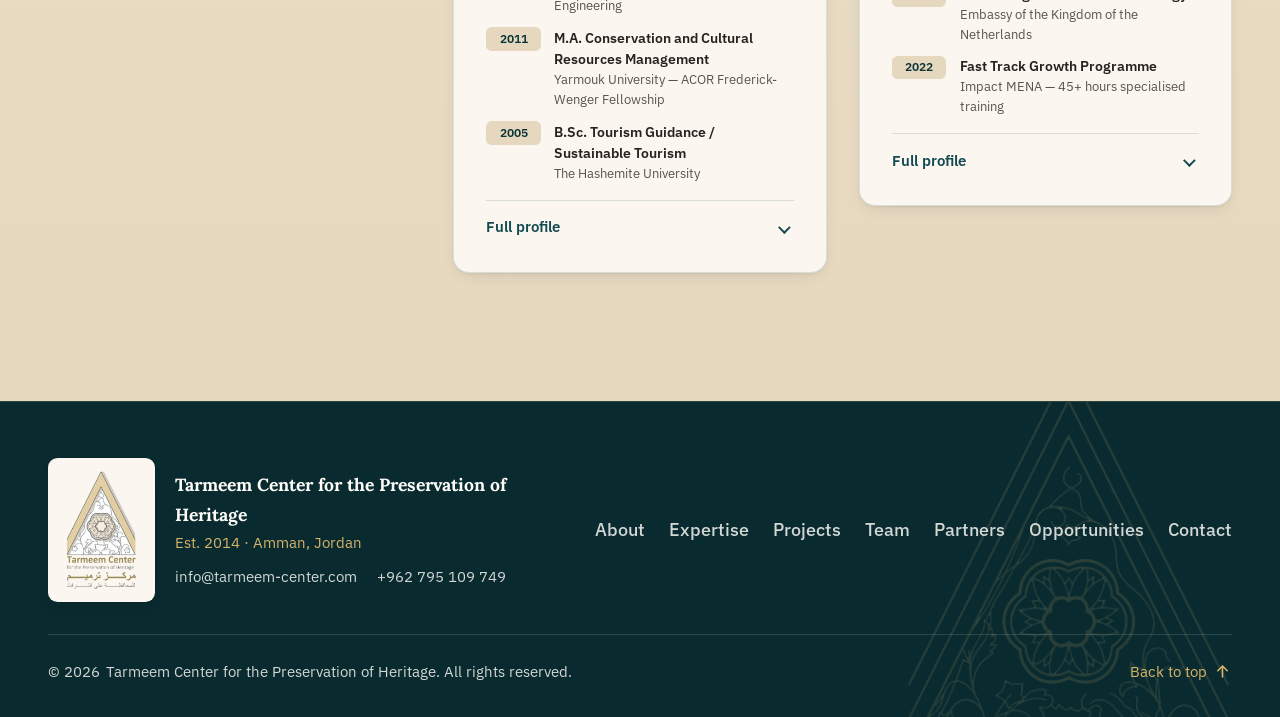
<file: team.html>
<!DOCTYPE html>
<html lang="en" dir="ltr">
<head>
  <meta charset="utf-8">
  <meta name="viewport" content="width=device-width, initial-scale=1">
  <meta name="color-scheme" content="light">
  <meta name="theme-color" content="#144B52">

  <title data-i18n="team.metaTitle">Team | Tarmeem Center for the Preservation of Heritage</title>
  <meta name="description" content="The key personnel of Tarmeem Center for the Preservation of Heritage and their experience." data-i18n-attr="content:team.metaDescription">

  <link rel="canonical" href="https://abedgr.github.io/tarmeem-center/team.html">

  <!--
    Open Graph / social sharing. These URLs must be ABSOLUTE to work on
    WhatsApp, Facebook, X, etc. Update them if the site moves to a custom domain.
    The OG image is a JPG on purpose: several crawlers still do not read WebP.
  -->
  <meta property="og:type" content="website">
  <meta property="og:site_name" content="Tarmeem Center for the Preservation of Heritage" data-i18n-attr="content:meta.title">
  <meta property="og:title" content="Team | Tarmeem Center for the Preservation of Heritage" data-i18n-attr="content:team.metaTitle">
  <meta property="og:description" content="The key personnel of Tarmeem Center for the Preservation of Heritage and their experience." data-i18n-attr="content:team.metaDescription">
  <meta property="og:url" content="https://abedgr.github.io/tarmeem-center/team.html">
  <meta property="og:image" content="https://abedgr.github.io/tarmeem-center/assets/images/og-image.jpg">
  <meta property="og:image:type" content="image/jpeg">
  <meta property="og:image:width" content="1200">
  <meta property="og:image:height" content="630">
  <meta property="og:image:alt" content="Tarmeem Center for the Preservation of Heritage" data-i18n-attr="content:meta.title">
  <meta property="og:locale" content="en_US">
  <meta property="og:locale:alternate" content="ar_AR">
  <meta name="twitter:card" content="summary_large_image">
  <meta name="twitter:title" content="Team | Tarmeem Center for the Preservation of Heritage" data-i18n-attr="content:team.metaTitle">
  <meta name="twitter:description" content="The key personnel of Tarmeem Center for the Preservation of Heritage and their experience." data-i18n-attr="content:team.metaDescription">
  <meta name="twitter:image" content="https://abedgr.github.io/tarmeem-center/assets/images/og-image.jpg">

  <!-- Favicons -->
  <link rel="icon" href="assets/images/favicon-32.png" type="image/png" sizes="32x32">
  <link rel="icon" href="assets/images/favicon-192.png" type="image/png" sizes="192x192">
  <link rel="apple-touch-icon" href="assets/images/apple-touch-icon.png">

  <!-- English by default; a switch to Arabic is remembered for the rest of the visit (applied before first paint). -->
  <script>
    (function () {
      var root = document.documentElement;
      root.classList.add('js');
      try {
        var saved = sessionStorage.getItem('tarmeem-lang');
        if (saved === 'en' || saved === 'ar') {
          root.lang = saved;
          root.dir = saved === 'ar' ? 'rtl' : 'ltr';
        }
      } catch (e) { /* localStorage unavailable: keep the default */ }
    })();
  </script>

  <!-- Fonts: Noto Naskh Arabic + Lora for headings, IBM Plex Sans Arabic + IBM Plex Sans for body -->
  <link rel="preconnect" href="https://fonts.googleapis.com">
  <link rel="preconnect" href="https://fonts.gstatic.com" crossorigin>
  <link rel="stylesheet" href="https://fonts.googleapis.com/css2?family=IBM+Plex+Sans+Arabic:wght@400;500;600&family=IBM+Plex+Sans:wght@400;500;600&family=Lora:ital,wght@0,400;0,500;0,600;0,700;1,400&family=Noto+Naskh+Arabic:wght@400;500;600;700&display=swap">

  <link rel="stylesheet" href="css/style.css?v=20261103b">
</head>
<body id="top" class="subpage">

  <a class="skip-link" href="#main" data-i18n="a11y.skip">Skip to content</a>

  <!-- ============================== HEADER ============================== -->
  <!-- The header and footer are repeated on every page: change a menu item in all of them. -->
  <header class="site-header" id="site-header">
    <div class="container header-inner">
      <a class="brand" href="index.html" aria-label="Tarmeem Center for the Preservation of Heritage - Home" data-i18n-attr="aria-label:brand.homeLink">
        <img class="brand__logo" src="assets/images/logo-mark.png" width="270" height="321" alt="" aria-hidden="true">
        <span class="brand__text">
          <span class="brand__name" data-i18n="brand.name">Tarmeem Center</span>
          <span class="brand__sub" data-i18n="brand.sub">for the Preservation of Heritage</span>
        </span>
      </a>

      <button class="nav-toggle" id="nav-toggle" type="button" aria-expanded="false" aria-controls="site-nav" aria-label="Open menu" data-i18n-attr="aria-label:nav.open">
        <span class="nav-toggle__bar" aria-hidden="true"></span>
        <span class="nav-toggle__bar" aria-hidden="true"></span>
        <span class="nav-toggle__bar" aria-hidden="true"></span>
      </button>

      <nav class="site-nav" id="site-nav" aria-label="Main navigation" data-i18n-attr="aria-label:nav.label">
        <ul class="site-nav__list">
          <li><a class="site-nav__link" href="about.html" data-i18n="nav.about">About</a></li>
          <li><a class="site-nav__link" href="expertise.html" data-i18n="nav.expertise">Expertise</a></li>
          <li><a class="site-nav__link" href="projects.html" data-i18n="nav.projects">Projects</a></li>
          <li><a class="site-nav__link" href="team.html" aria-current="page" data-i18n="nav.team">Team</a></li>
          <li><a class="site-nav__link" href="partners.html" data-i18n="nav.partners">Partners</a></li>
          <li class="site-nav__item--sub">
            <a class="site-nav__link" href="opportunities.html"><span data-i18n="nav.opportunities">Opportunities</span><svg class="icon site-nav__caret" viewBox="0 0 24 24" aria-hidden="true" focusable="false"><path d="M6 9l6 6 6-6"/></svg></a>
            <button class="site-nav__subtoggle" type="button" aria-expanded="false" aria-controls="nav-sub-opp" aria-label="Show Jobs and Calls" data-i18n-attr="aria-label:nav.subToggle"><svg class="icon" viewBox="0 0 24 24" aria-hidden="true" focusable="false"><path d="M6 9l6 6 6-6"/></svg></button>
            <ul class="site-nav__sub" id="nav-sub-opp">
              <li><a class="site-nav__sublink" href="jobs.html" data-i18n="nav.jobs">Jobs</a></li>
              <li><a class="site-nav__sublink" href="calls.html" data-i18n="nav.calls">Calls</a></li>
            </ul>
          </li>
          <li><a class="site-nav__link" href="contact.html" data-i18n="nav.contact">Contact</a></li>
        </ul>

        <div class="lang-toggle" role="group" aria-label="Language" data-i18n-attr="aria-label:lang.label">
          <button type="button" class="lang-toggle__btn" data-lang="ar" lang="ar" aria-pressed="true" aria-label="العربية">AR</button>
          <span class="lang-toggle__sep" aria-hidden="true">|</span>
          <button type="button" class="lang-toggle__btn" data-lang="en" lang="en" aria-pressed="false" aria-label="English">EN</button>
        </div>
      </nav>
    </div>
  </header>

  <main id="main">

    <!-- ============================== PAGE HEADER ============================== -->
    <section class="section--dark page-hero page-hero--compact" aria-labelledby="page-title">
      <div class="container">
        <nav class="breadcrumb" aria-label="Breadcrumb" data-i18n-attr="aria-label:nav.breadcrumb">
          <ol>
            <li><a href="index.html" data-i18n="nav.home">Home</a></li>
            <li><span aria-current="page" data-i18n="nav.team">Team</span></li>
          </ol>
        </nav>
        <h1 class="page-hero__title" id="page-title" data-i18n="nav.team">Team</h1>
      </div>
    </section>

    <!-- ============================== TEAM ============================== -->
    <section class="section section--tint team" id="team" aria-labelledby="team-title">
      <div class="container">
        <div class="team__intro">
          <header class="section-header reveal">
            <p class="eyebrow" data-i18n="team.eyebrow">Key Personnel</p>
            <h2 class="section-title" id="team-title" data-i18n="team.title">The people behind the work</h2>
            <p class="section-lead" data-i18n="team.lead">A team combining academic expertise, field leadership and heritage management at national and international level.</p>
          </header>
          <figure class="team__photo reveal">
            <img src="assets/images/site/team-field.webp" width="1400" height="655" loading="lazy" decoding="async" alt="Field work by the team: documentation and brick wall restoration" data-i18n-attr="alt:team.photoAlt">
          </figure>
        </div>

        <ul class="team__grid" id="team-grid">
          <!-- Rendered from js/content.js -->
        </ul>
      </div>
    </section>

  </main>

  <!-- ============================== FOOTER ============================== -->
  <footer class="site-footer">
    <div class="container footer-inner">
      <div class="footer__brand">
        <img class="footer__logo" src="assets/images/logo-full.png" width="274" height="446" loading="lazy" decoding="async"
             alt="Tarmeem Center for the Preservation of Heritage logo" data-i18n-attr="alt:brand.logoAlt">
        <div>
          <p class="footer__name" data-i18n="meta.title">Tarmeem Center for the Preservation of Heritage</p>
          <p class="footer__meta" data-i18n="footer.founded">Est. 2014 · Amman, Jordan</p>
          <p class="footer__contact">
            <a href="mailto:info@tarmeem-center.com" dir="ltr">info@tarmeem-center.com</a>
            <a href="tel:+962795109749" dir="ltr">+962 795 109 749</a>
          </p>
        </div>
      </div>

      <nav class="footer__nav" aria-label="Footer links" data-i18n-attr="aria-label:footer.navLabel">
        <a href="about.html" data-i18n="nav.about">About</a>
        <a href="expertise.html" data-i18n="nav.expertise">Expertise</a>
        <a href="projects.html" data-i18n="nav.projects">Projects</a>
        <a href="team.html" data-i18n="nav.team">Team</a>
        <a href="partners.html" data-i18n="nav.partners">Partners</a>
        <a href="opportunities.html" data-i18n="nav.opportunities">Opportunities</a>
        <a href="contact.html" data-i18n="nav.contact">Contact</a>
      </nav>

      <div class="footer__bottom">
        <p class="footer__copy">
          <span>&copy; <span id="footer-year">2026</span></span>
          <span data-i18n="footer.rights">Tarmeem Center for the Preservation of Heritage. All rights reserved.</span>
        </p>
        <a class="footer__top" href="#top">
          <span data-i18n="footer.backToTop">Back to top</span>
          <svg class="icon" viewBox="0 0 24 24" aria-hidden="true" focusable="false"><path d="M12 19V5M6 11l6-6 6 6"/></svg>
        </a>
      </div>
    </div>
  </footer>

  <!-- Icon templates cloned by js/main.js when rendering cards -->
  <template id="tpl-icon-arrow">
    <svg class="icon icon--dir" viewBox="0 0 24 24" aria-hidden="true" focusable="false"><path d="M5 12h14M13 6l6 6-6 6"/></svg>
  </template>

  <script src="js/i18n.js?v=20261103a"></script>
  <script src="js/content.js?v=20261101c"></script>
  <script src="js/main.js?v=20261103a"></script>
</body>
</html>
</file>
<file: css/style.css>
/* =============================================================================
   style.css - Tarmeem Center for the Preservation of Heritage
   Mobile-first. Logical properties are used throughout so the layout mirrors
   automatically between RTL (Arabic) and LTR (English).
   ============================================================================ */

/* ------------------------------------------------------------------ tokens */
:root {
  /* palette */
  --sand: #f5ecdd;
  --sand-light: #fbf7f0;
  --sand-deep: #e6d8bf;
  --sand-line: #d9c9a8;
  --teal: #144b52;
  --teal-deep: #0c3439;
  --teal-soft: #1c5a60;
  --gold: #b8923f;
  --gold-light: #d4b36a;
  --gold-text: #7a5c1e;
  --ink: #26221e;
  --ink-muted: #5b534a;
  --white: #fffdf9;

  --bg: var(--sand);
  --surface: var(--sand-light);
  --text: var(--ink);
  --text-muted: var(--ink-muted);
  --primary: var(--teal);
  --primary-deep: var(--teal-deep);
  --accent: var(--gold);
  --line: rgba(20, 75, 82, 0.14);

  /* type */
  --font-heading: "Noto Naskh Arabic", "Lora", Georgia, serif;
  --font-body: "IBM Plex Sans Arabic", "IBM Plex Sans", system-ui, sans-serif;
  --lh-body: 1.85;
  --lh-heading: 1.35;

  --text-sm: clamp(0.875rem, 0.84rem + 0.2vw, 0.95rem);
  --text-base: clamp(1rem, 0.96rem + 0.25vw, 1.125rem);
  --text-lg: clamp(1.125rem, 1.05rem + 0.4vw, 1.35rem);
  --text-xl: clamp(1.5rem, 1.3rem + 1vw, 2.1rem);
  --text-2xl: clamp(2rem, 1.6rem + 2vw, 3.2rem);
  --text-hero: clamp(2.2rem, 1.6rem + 3.4vw, 4.4rem);

  /* layout */
  --container: 1200px;
  --gutter: clamp(1.25rem, 4vw, 3rem);
  --section-y: clamp(4.5rem, 10vw, 8rem);
  --header-h: 4.75rem;
  --radius: 1rem;
  --radius-sm: 0.6rem;

  --shadow-sm: 0 1px 2px rgba(38, 34, 30, 0.06), 0 6px 18px -8px rgba(38, 34, 30, 0.18);
  --shadow-md: 0 2px 4px rgba(38, 34, 30, 0.06), 0 22px 40px -18px rgba(12, 52, 57, 0.35);

  --ease: cubic-bezier(0.22, 1, 0.36, 1);
  --dur: 320ms;
}

html[lang="en"] {
  --font-heading: "Lora", "Noto Naskh Arabic", Georgia, serif;
  --font-body: "IBM Plex Sans", "IBM Plex Sans Arabic", system-ui, sans-serif;
  --lh-body: 1.7;
  --lh-heading: 1.2;
}

/* ------------------------------------------------------------------- reset */
*, *::before, *::after { box-sizing: border-box; }

html {
  -webkit-text-size-adjust: 100%;
  scroll-padding-top: calc(var(--header-h) + 1rem);
}

body {
  margin: 0;
  background: var(--bg);
  color: var(--text);
  font-family: var(--font-body);
  font-size: var(--text-base);
  line-height: var(--lh-body);
  text-align: start;
  -webkit-font-smoothing: antialiased;
  overflow-x: clip;
}

body.modal-open,
body.nav-open { overflow: hidden; }

[hidden] { display: none !important; }

img, svg, video { display: block; max-width: 100%; }
img { height: auto; }

h1, h2, h3, h4 {
  margin: 0;
  font-family: var(--font-heading);
  font-weight: 600;
  line-height: var(--lh-heading);
  color: var(--primary-deep);
  text-wrap: balance;
}

p { margin: 0; }
ul, ol, dl, dd, figure { margin: 0; padding: 0; }
ul { list-style: none; }

a { color: var(--primary); text-decoration-thickness: 1px; text-underline-offset: 0.18em; }
a:hover { color: var(--primary-deep); }

button {
  font: inherit;
  color: inherit;
  background: none;
  border: 0;
  padding: 0;
  cursor: pointer;
}

:focus { outline: none; }
:focus-visible {
  outline: 3px solid var(--gold);
  outline-offset: 3px;
  border-radius: 4px;
}

::selection { background: var(--gold-light); color: var(--ink); }

/* --------------------------------------------------------------- utilities */
.container {
  width: min(100% - 2 * var(--gutter), var(--container));
  margin-inline: auto;
}

.visually-hidden {
  position: absolute !important;
  width: 1px; height: 1px;
  padding: 0; margin: -1px;
  overflow: hidden;
  clip: rect(0 0 0 0);
  clip-path: inset(50%);
  white-space: nowrap;
  border: 0;
}

.skip-link {
  position: absolute;
  inset-block-start: 0.75rem;
  inset-inline-start: 0.75rem;
  z-index: 200;
  padding: 0.6rem 1rem;
  background: var(--primary);
  color: var(--white);
  border-radius: var(--radius-sm);
  transform: translateY(-200%);
  transition: transform 200ms var(--ease);
}
.skip-link:focus { transform: translateY(0); }

.icon {
  width: 1.25em;
  height: 1.25em;
  flex: none;
  fill: none;
  stroke: currentColor;
  stroke-width: 2;
  stroke-linecap: round;
  stroke-linejoin: round;
}

/* directional icons flip in RTL */
[dir="rtl"] .icon--dir { transform: scaleX(-1); }

.eyebrow {
  margin-block-end: 0.75rem;
  font-family: var(--font-body);
  font-size: var(--text-sm);
  font-weight: 600;
  color: var(--gold-text);
  display: inline-flex;
  align-items: center;
  gap: 0.75rem;
}
.eyebrow::before {
  content: "";
  display: inline-block;
  width: 2rem;
  height: 1px;
  background: var(--gold);
}
.eyebrow--light { color: var(--gold-light); }
.eyebrow--light::before { background: var(--gold-light); }
html[lang="en"] .eyebrow { letter-spacing: 0.14em; text-transform: uppercase; font-size: 0.78rem; }

.btn {
  display: inline-flex;
  align-items: center;
  justify-content: center;
  gap: 0.6rem;
  min-height: 3.1rem;
  padding: 0.75rem 1.6rem;
  border-radius: 999px;
  font-weight: 600;
  font-size: var(--text-base);
  text-decoration: none;
  line-height: 1.3;
  transition: background-color var(--dur) var(--ease), color var(--dur) var(--ease),
              transform var(--dur) var(--ease), box-shadow var(--dur) var(--ease);
}
.btn .icon { transition: transform var(--dur) var(--ease); }
.btn:hover .icon { transform: translateX(3px); }
[dir="rtl"] .btn:hover .icon--dir { transform: scaleX(-1) translateX(3px); }

.btn--primary {
  background: var(--gold);
  color: var(--ink);
  box-shadow: var(--shadow-sm);
}
.btn--primary:hover { background: var(--gold-light); color: var(--ink); transform: translateY(-2px); box-shadow: var(--shadow-md); }

.btn--ghost {
  color: var(--white);
  border: 1.5px solid rgba(255, 253, 249, 0.6);
}
.btn--ghost:hover { background: rgba(255, 253, 249, 0.12); color: var(--white); border-color: var(--white); }

/* ---------------------------------------------------------------- sections */
.section { padding-block: var(--section-y); }

.section-header {
  max-width: 44rem;
  margin-block-end: clamp(2.5rem, 6vw, 4rem);
}
.section-title {
  font-size: var(--text-2xl);
  font-weight: 700;
  position: relative;
  padding-block-end: 1rem;
  margin-block-end: 1.25rem;
}
.section-title::after {
  content: "";
  position: absolute;
  inset-block-end: 0;
  inset-inline-start: 0;
  width: 4.5rem;
  height: 3px;
  background: linear-gradient(to var(--grad-end, right), var(--gold), var(--gold-light));
  border-radius: 2px;
}
[dir="rtl"] .section-title::after { --grad-end: left; }

.section-lead {
  font-size: var(--text-lg);
  color: var(--text-muted);
  text-wrap: pretty;
}

/* ornamental divider between sections: the emblem flanked by two hairlines */
.divider {
  height: 5rem;
  display: flex;
  align-items: center;
  justify-content: center;
  column-gap: 5.5rem;
  background: url("../assets/images/emblem.webp") center / auto 3.25rem no-repeat;
}
.divider::before,
.divider::after {
  content: "";
  flex: 0 1 11rem;
  height: 1px;
  background: linear-gradient(to right, transparent, var(--gold));
  opacity: 0.7;
}
.divider::after { background: linear-gradient(to left, transparent, var(--gold)); }

/* ------------------------------------------------------------------ header */
.site-header {
  position: sticky;
  top: 0;
  z-index: 100;
  min-height: var(--header-h);
  display: flex;
  align-items: center;
  background: rgba(245, 236, 221, 0.86);
  -webkit-backdrop-filter: blur(14px);
  backdrop-filter: blur(14px);
  border-block-end: 1px solid transparent;
  transition: border-color var(--dur) var(--ease), box-shadow var(--dur) var(--ease), background-color var(--dur) var(--ease);
}
.site-header.is-scrolled {
  background: rgba(245, 236, 221, 0.94);
  border-color: var(--line);
  box-shadow: 0 8px 24px -16px rgba(12, 52, 57, 0.35);
}

.header-inner {
  display: flex;
  align-items: center;
  justify-content: space-between;
  gap: 1rem;
  min-height: var(--header-h);
}

.brand {
  display: inline-flex;
  align-items: center;
  gap: 0.8rem;
  text-decoration: none;
  color: var(--primary-deep);
  border-radius: var(--radius-sm);
}
.brand__logo { width: auto; height: 3.25rem; }
.brand__text { display: flex; flex-direction: column; line-height: 1.25; }
.brand__name { font-family: var(--font-heading); font-weight: 700; font-size: 1.15rem; }
.brand__sub { font-size: 0.78rem; color: var(--text-muted); }

/* hamburger */
.nav-toggle {
  position: relative;
  z-index: 110;
  width: 2.75rem;
  height: 2.75rem;
  display: inline-flex;
  flex-direction: column;
  justify-content: center;
  align-items: center;
  gap: 5px;
  border-radius: var(--radius-sm);
}
.nav-toggle__bar {
  display: block;
  width: 1.4rem;
  height: 2px;
  background: var(--primary-deep);
  border-radius: 2px;
  transition: transform var(--dur) var(--ease), opacity var(--dur) var(--ease);
}
.nav-toggle[aria-expanded="true"] .nav-toggle__bar:nth-child(1) { transform: translateY(7px) rotate(45deg); }
.nav-toggle[aria-expanded="true"] .nav-toggle__bar:nth-child(2) { opacity: 0; }
.nav-toggle[aria-expanded="true"] .nav-toggle__bar:nth-child(3) { transform: translateY(-7px) rotate(-45deg); }

/* navigation - mobile panel */
.site-nav {
  position: fixed;
  inset-inline: 0;
  inset-block-start: var(--header-h);
  z-index: 105;
  padding: 1rem var(--gutter) 2rem;
  background: var(--sand-light);
  border-block-end: 1px solid var(--line);
  box-shadow: var(--shadow-md);
  display: flex;
  flex-direction: column;
  gap: 1.25rem;
  opacity: 0;
  visibility: hidden;
  transform: translateY(-0.5rem);
  transition: opacity var(--dur) var(--ease), transform var(--dur) var(--ease), visibility 0s linear var(--dur);
}
.site-nav.is-open {
  opacity: 1;
  visibility: visible;
  transform: none;
  transition-delay: 0s;
}

.site-nav__list { display: flex; flex-direction: column; }
.site-nav__link {
  display: block;
  padding: 0.85rem 0.25rem;
  font-weight: 500;
  text-decoration: none;
  color: var(--primary-deep);
  border-block-end: 1px solid var(--line);
  position: relative;
}
.site-nav__link[aria-current="true"] { color: var(--gold-text); }

.lang-toggle {
  display: inline-flex;
  align-items: center;
  gap: 0.25rem;
  align-self: flex-start;
  padding: 0.25rem;
  border: 1px solid var(--line);
  border-radius: 999px;
  background: var(--sand);
  font-family: "IBM Plex Sans", system-ui, sans-serif;
  font-size: 0.85rem;
  font-weight: 600;
  letter-spacing: 0.06em;
}
.lang-toggle__btn {
  padding: 0.3rem 0.7rem;
  border-radius: 999px;
  color: var(--text-muted);
  transition: background-color var(--dur) var(--ease), color var(--dur) var(--ease);
}
.lang-toggle__btn:hover { color: var(--primary-deep); }
.lang-toggle__btn[aria-pressed="true"] { background: var(--primary); color: var(--white); }
.lang-toggle__sep { color: var(--sand-line); }

@media (min-width: 1100px) {
  .nav-toggle { display: none; }

  .site-nav {
    position: static;
    inset: auto;
    padding: 0;
    background: none;
    border: 0;
    box-shadow: none;
    flex-direction: row;
    align-items: center;
    gap: 2rem;
    opacity: 1;
    visibility: visible;
    transform: none;
    transition: none;
  }
  .site-nav__list { flex-direction: row; gap: 0.1rem; }
  .site-nav__link {
    padding: 0.5rem 0.8rem;
    border: 0;
    border-radius: 999px;
    transition: color var(--dur) var(--ease), background-color var(--dur) var(--ease);
  }
  .site-nav__link::after {
    content: "";
    position: absolute;
    inset-inline: 0.8rem;
    inset-block-end: 0.15rem;
    height: 2px;
    background: var(--gold);
    border-radius: 2px;
    transform: scaleX(0);
    transform-origin: center;
    transition: transform var(--dur) var(--ease);
  }
  .site-nav__link:hover::after,
  .site-nav__link[aria-current="true"]::after { transform: scaleX(1); }
  .site-nav__link[aria-current="true"] { color: var(--primary-deep); }
  .site-nav__link[aria-current="page"]::after { transform: scaleX(1); }
  .lang-toggle { align-self: center; }

  /* Opportunities dropdown */
  .site-nav__item--sub { position: relative; }
  .site-nav__item--sub > .site-nav__link { display: inline-flex; align-items: center; gap: 0.3rem; }
  .site-nav__caret { display: block; width: 0.9em; height: 0.9em; transition: transform var(--dur) var(--ease); }
  .site-nav__item--sub:hover .site-nav__caret,
  .site-nav__item--sub:focus-within .site-nav__caret { transform: rotate(180deg); }
  .site-nav__sub {
    position: absolute;
    inset-block-start: 100%;
    inset-inline-start: 0;
    z-index: 120;
    min-width: 12rem;
    margin-block-start: 0.35rem;
    padding: 0.4rem;
    background: var(--sand-light);
    border: 1px solid var(--line);
    border-radius: var(--radius-sm);
    box-shadow: var(--shadow-md);
    opacity: 0;
    visibility: hidden;
    transform: translateY(-0.35rem);
    transition: opacity var(--dur) var(--ease), transform var(--dur) var(--ease), visibility 0s linear var(--dur);
  }
  /* invisible bridge so the menu stays open while the pointer moves down to it */
  .site-nav__sub::before { content: ""; position: absolute; inset-inline: 0; inset-block-end: 100%; height: 0.5rem; }
  .site-nav__item--sub:hover .site-nav__sub,
  .site-nav__item--sub:focus-within .site-nav__sub {
    opacity: 1;
    visibility: visible;
    transform: none;
    transition-delay: 0s;
  }
}

/* sub-links: indented under "Opportunities" in the mobile panel */
.site-nav__sublink {
  display: block;
  padding: 0.6rem 0.25rem;
  margin-inline-start: 1rem;
  font-size: var(--text-sm);
  font-weight: 500;
  text-decoration: none;
  color: var(--text-muted);
  border-block-end: 1px solid var(--line);
}
.site-nav__sublink:hover { color: var(--primary-deep); }
.site-nav__sublink[aria-current="page"] { color: var(--gold-text); font-weight: 600; }
.site-nav__link[aria-current="page"] { color: var(--gold-text); }
.site-nav__item--sub > .site-nav__link .site-nav__caret { display: none; }
.site-nav__subtoggle { display: none; }
@media (max-width: 1099.98px) {
  .site-nav { max-height: calc(100vh - var(--header-h)); overflow-y: auto; }

  /* Opportunities: link + chevron button; Jobs / Calls collapse underneath */
  .site-nav__item--sub { display: flex; flex-wrap: wrap; align-items: stretch; }
  .site-nav__item--sub > .site-nav__link { flex: 1; }
  .js .site-nav__subtoggle {
    display: grid;
    place-items: center;
    width: 3rem;
    color: var(--primary-deep);
    border-block-end: 1px solid var(--line);
    border-radius: 0;
  }
  .site-nav__subtoggle .icon { transition: transform var(--dur) var(--ease); }
  .site-nav__subtoggle[aria-expanded="true"] .icon { transform: rotate(180deg); }
  .site-nav__sub { flex-basis: 100%; }
  .js .site-nav__sub { display: none; }
  .js .is-sub-open > .site-nav__sub { display: block; }
}
@media (min-width: 1100px) {
  .site-nav__item--sub > .site-nav__link .site-nav__caret { display: block; }
  .site-nav__sublink {
    padding: 0.55rem 0.85rem;
    margin: 0;
    border: 0;
    border-radius: calc(var(--radius-sm) - 0.2rem);
    white-space: nowrap;
  }
  .site-nav__sublink:hover { background: var(--sand); }
}

/* ------------------------------------------------------- section variants */
.section--tint { background: var(--sand-deep); background: linear-gradient(180deg, #efe3cd 0%, var(--sand-deep) 100%); }
.section--dark {
  position: relative;
  isolation: isolate;
  background: var(--teal-deep);
  color: rgba(255, 253, 249, 0.82);
  overflow: hidden;
}
.section--dark::before {
  content: "";
  position: absolute;
  inset: 0;
  z-index: -1;
  background:
    radial-gradient(60rem 30rem at 100% 0%, rgba(184, 146, 63, 0.16), transparent 60%),
    radial-gradient(40rem 30rem at 0% 100%, rgba(28, 90, 96, 0.7), transparent 70%);
  pointer-events: none;
}
.section-header--center { margin-inline: auto; text-align: center; }
.section-header--center .eyebrow { justify-content: center; }
.section-header--center .section-title::after { inset-inline-start: 50%; transform: translateX(-50%); }
[dir="rtl"] .section-header--center .section-title::after { transform: translateX(50%); }
.section-title--light { color: var(--white); }
.section-lead--light { color: rgba(255, 253, 249, 0.78); }

/* -------------------------------------------------------------------- hero */
.hero {
  position: relative;
  isolation: isolate;
  min-height: calc(100vh - var(--header-h));
  display: flex;
  flex-direction: column;
  color: var(--white);
  overflow: hidden;
}
@supports (height: 100svh) {
  .hero { min-height: calc(100svh - var(--header-h)); }
}

.hero__image {
  position: absolute;
  inset: 0;
  width: 100%;
  height: 100%;
  object-fit: cover;
  z-index: -3;
}
.hero__overlay {
  position: absolute;
  inset: 0;
  z-index: -2;
  background:
    linear-gradient(to top, rgba(12, 52, 57, 0.95) 0%, rgba(12, 52, 57, 0.62) 40%, rgba(12, 52, 57, 0.45) 100%),
    radial-gradient(ellipse at center, rgba(12, 52, 57, 0.15) 0%, rgba(12, 52, 57, 0.55) 100%);
}

/* the Center's emblem, faintly watermarked behind the hero text */
.hero__pattern {
  position: absolute;
  inset: 8% 10% 22%;
  z-index: -1;
  background: url("../assets/images/emblem.webp") center / contain no-repeat;
  opacity: 0.13;
  filter: brightness(1.9);
  pointer-events: none;
}

.hero__content {
  position: relative;
  flex: 1;
  display: flex;
  flex-direction: column;
  align-items: center;
  justify-content: center;
  text-align: center;
  max-width: 56rem;
  padding-block: clamp(4rem, 12vw, 8rem) clamp(3rem, 8vw, 5rem);
}

.hero__title {
  font-size: var(--text-hero);
  font-weight: 700;
  color: var(--white);
  margin-block-end: 1.25rem;
  text-shadow: 0 2px 24px rgba(0, 0, 0, 0.3);
}
.hero__mission {
  font-size: var(--text-lg);
  color: rgba(255, 253, 249, 0.9);
  max-width: 40rem;
  margin-block-end: 2.25rem;
  text-wrap: balance;
}
.hero__actions {
  display: flex;
  flex-wrap: wrap;
  justify-content: center;
  gap: 0.9rem;
}

.hero__strip {
  position: relative;
  border-block-start: 1px solid rgba(212, 179, 106, 0.35);
  background: rgba(12, 52, 57, 0.55);
  -webkit-backdrop-filter: blur(8px);
  backdrop-filter: blur(8px);
}
.hero__strip-inner {
  display: flex;
  flex-wrap: wrap;
  align-items: center;
  gap: 0.5rem 2rem;
  padding-block: 1.1rem;
}
.hero__strip-label {
  font-size: 0.78rem;
  font-weight: 600;
  color: var(--gold-light);
}
html[lang="en"] .hero__strip-label { letter-spacing: 0.14em; text-transform: uppercase; }
.hero__strip-list {
  display: flex;
  flex-wrap: wrap;
  gap: 0.35rem 1.75rem;
  font-size: var(--text-sm);
  color: rgba(255, 253, 249, 0.88);
}
.hero__strip-list li { display: inline-flex; align-items: center; gap: 0.6rem; }
.hero__strip-list li::before {
  content: "";
  width: 0.4rem;
  height: 0.4rem;
  background: var(--gold);
  transform: rotate(45deg);
}

/* ------------------------------------------------------------------- about */
.about__layout {
  display: grid;
  gap: clamp(2.5rem, 6vw, 4.5rem);
  align-items: center;
  margin-block-end: clamp(3rem, 7vw, 5rem);
}
.about__text > p { color: var(--text-muted); text-wrap: pretty; }
.about__text > p + p { margin-block-start: 1rem; }
.about__text .about__lead { font-size: var(--text-lg); color: var(--primary-deep); font-weight: 500; }

.about__media {
  position: relative;
  padding-block-end: 18%;
  padding-inline-end: 8%;
}
.about__img {
  border-radius: var(--radius);
  object-fit: cover;
  box-shadow: var(--shadow-md);
}
.about__img--main { width: 100%; aspect-ratio: 4 / 3; }
.about__img--inset {
  position: absolute;
  inset-block-end: 0;
  inset-inline-end: 0;
  width: 52%;
  aspect-ratio: 16 / 9;
  border: 5px solid var(--sand);
}
.about__badge {
  position: absolute;
  inset-block-start: 1.25rem;
  inset-inline-start: -0.75rem;
  display: grid;
  gap: 0.1rem;
  padding: 0.85rem 1.2rem;
  border-radius: var(--radius-sm);
  background: var(--primary);
  color: rgba(255, 253, 249, 0.85);
  font-size: 0.8rem;
  box-shadow: var(--shadow-md);
}
.about__badge strong { font-family: var(--font-heading); font-size: 1.6rem; line-height: 1.1; color: var(--gold-light); }

.stats {
  display: grid;
  grid-template-columns: repeat(2, 1fr);
  gap: 1px;
  background: var(--line);
  border: 1px solid var(--line);
  border-radius: var(--radius);
  overflow: hidden;
  box-shadow: var(--shadow-sm);
}
.stat {
  display: flex;
  flex-direction: column-reverse;
  gap: 0.35rem;
  padding: clamp(1.5rem, 4vw, 2.5rem) 1.25rem;
  background: var(--surface);
  text-align: center;
}
.stat__value {
  font-family: var(--font-heading);
  font-size: clamp(2rem, 1.6rem + 2vw, 3rem);
  font-weight: 700;
  color: var(--primary);
  line-height: 1.1;
  font-variant-numeric: tabular-nums;
}
.stat__label { font-size: var(--text-sm); color: var(--text-muted); font-weight: 500; }

@media (min-width: 700px) {
  .stats { grid-template-columns: repeat(4, 1fr); }
}
@media (min-width: 960px) {
  .about__layout { grid-template-columns: 1fr 1.05fr; }
}

/* -------------------------------------------------------- vision & mission */
.vm__grid { display: grid; gap: clamp(1.25rem, 3vw, 2rem); }
.vm__card {
  display: grid;
  background: var(--surface);
  border: 1px solid var(--line);
  border-radius: var(--radius);
  overflow: hidden;
  box-shadow: var(--shadow-sm);
}
.vm__media { aspect-ratio: 16 / 10; overflow: hidden; background: var(--sand-deep); }
.vm__media img { width: 100%; height: 100%; object-fit: cover; }
.vm__card:first-child .vm__media img { object-position: center 25%; }
.vm__body { position: relative; padding: clamp(1.5rem, 4vw, 2.25rem); }
.vm__mark {
  position: absolute;
  inset-block-start: -1.6rem;
  inset-inline-start: clamp(1.5rem, 4vw, 2.25rem);
  display: grid;
  place-items: center;
  width: 3.2rem;
  height: 3.2rem;
  border-radius: 50%;
  background: var(--gold);
  color: var(--ink);
  box-shadow: var(--shadow-sm);
}
.vm__mark svg { width: 1.45rem; height: 1.45rem; fill: none; stroke: currentColor; stroke-width: 1.7; stroke-linejoin: round; }
.vm__title { font-size: var(--text-xl); margin-block: 1rem 0.75rem; }
.vm__body p { color: var(--text-muted); }

@media (min-width: 760px) {
  .vm__grid { grid-template-columns: 1fr 1fr; }
}
@media (min-width: 1000px) {
  .vm__card { grid-template-columns: 0.85fr 1fr; }
  .vm__media { aspect-ratio: auto; min-height: 100%; }
  .vm__mark { inset-block-start: clamp(1.5rem, 4vw, 2.25rem); position: static; margin-block-end: 0.25rem; }
  .vm__title { margin-block-start: 0.75rem; }
}

/* --------------------------------------------------------------- expertise */
.exp__grid {
  display: grid;
  grid-template-columns: 1fr;
  gap: 1px;
  background: rgba(212, 179, 106, 0.22);
  border: 1px solid rgba(212, 179, 106, 0.22);
  border-radius: var(--radius);
  overflow: hidden;
}
.exp__card {
  position: relative;
  padding: clamp(1.5rem, 3.5vw, 2.25rem);
  background: var(--teal-deep);
  transition: background-color var(--dur) var(--ease);
}
.exp__card:hover { background: #10403f; background: color-mix(in srgb, var(--teal-deep) 82%, var(--teal-soft)); }
.exp__num {
  position: absolute;
  inset-block-start: 1.25rem;
  inset-inline-end: 1.5rem;
  font-family: var(--font-heading);
  font-size: 2.4rem;
  font-weight: 700;
  line-height: 1;
  color: rgba(212, 179, 106, 0.18);
}
.exp__icon {
  width: 2.6rem;
  height: 2.6rem;
  padding: 0.55rem;
  margin-block-end: 1.25rem;
  border-radius: 0.75rem;
  background: rgba(212, 179, 106, 0.14);
  fill: none;
  stroke: var(--gold-light);
  stroke-width: 1.6;
  stroke-linecap: round;
  stroke-linejoin: round;
}
.exp__icon circle { fill: var(--gold-light); stroke: none; }
.exp__title { font-size: var(--text-lg); color: var(--white); margin-block-end: 0.5rem; }
.exp__card p { font-size: var(--text-sm); color: rgba(255, 253, 249, 0.72); }
.exp__photo { min-height: 14rem; background: var(--teal-deep); }
@media (min-width: 640px) { .exp__grid { grid-template-columns: repeat(2, 1fr); } }
@media (min-width: 1000px) { .exp__grid { grid-template-columns: repeat(3, 1fr); } }
.exp__photo img { width: 100%; height: 100%; object-fit: cover; opacity: 0.9; }

/* --------------------------------------------------------------- materials */
.mat__grid {
  display: grid;
  grid-template-columns: repeat(auto-fit, minmax(min(100%, 19rem), 1fr));
  gap: clamp(1.25rem, 3vw, 2rem);
}
.mat__card {
  display: flex;
  flex-direction: column;
  background: var(--surface);
  border: 1px solid var(--line);
  border-radius: var(--radius);
  overflow: hidden;
  box-shadow: var(--shadow-sm);
}
.mat__media { aspect-ratio: 3 / 2; overflow: hidden; background: var(--sand-deep); }
.mat__media img { width: 100%; height: 100%; object-fit: cover; transition: transform 700ms var(--ease); }
.mat__card:hover .mat__media img { transform: scale(1.04); }
.mat__body { display: flex; flex-direction: column; gap: 0.85rem; padding: 1.5rem 1.5rem 1.75rem; flex: 1; }
.mat__title { font-size: var(--text-xl); }
.mat__body > p { color: var(--text-muted); font-size: var(--text-sm); }
.mat__delivered {
  margin-block-start: auto;
  padding: 0.9rem 1rem;
  border-radius: var(--radius-sm);
  background: rgba(184, 146, 63, 0.1);
  border-inline-start: 3px solid var(--gold);
  font-size: 0.85rem;
  color: var(--ink-muted);
  line-height: 1.7;
}
.mat__delivered strong { color: var(--gold-text); margin-inline-end: 0.25rem; }
html[lang="en"] .mat__delivered strong { letter-spacing: 0.08em; text-transform: uppercase; font-size: 0.75rem; }

/* ------------------------------------------------------------- methodology */
.steps {
  display: grid;
  gap: 1.25rem;
  margin: 0 0 clamp(2.5rem, 6vw, 3.5rem);
  padding: 0;
  list-style: none;
}
.step {
  position: relative;
  padding: 1.75rem 1.5rem 1.5rem;
  background: var(--surface);
  border: 1px solid var(--line);
  border-radius: var(--radius);
  box-shadow: var(--shadow-sm);
}
.step__num {
  display: grid;
  place-items: center;
  width: 2.6rem;
  height: 2.6rem;
  margin-block-end: 1rem;
  border-radius: 50%;
  background: var(--primary);
  color: var(--gold-light);
  font-family: var(--font-heading);
  font-weight: 700;
  font-size: 1.15rem;
  box-shadow: 0 0 0 6px rgba(20, 75, 82, 0.1);
}
.step__title { font-size: var(--text-lg); margin-block-end: 0.5rem; }
.step p { font-size: var(--text-sm); color: var(--text-muted); }

.method__bottom { display: grid; gap: clamp(1.5rem, 4vw, 2.5rem); align-items: center; }
.method__scan-row { display: grid; grid-template-columns: 1fr 1fr; gap: 0.75rem; }
.method__scan-row img {
  width: 100%;
  aspect-ratio: 580 / 314;
  object-fit: cover;
  border-radius: var(--radius-sm);
  box-shadow: var(--shadow-sm);
}
.method__scans figcaption { margin-block-start: 0.75rem; font-size: var(--text-sm); color: var(--text-muted); }
.method__note {
  margin: 0;
  position: relative;
  padding: clamp(1.5rem, 4vw, 2.25rem);
  border-radius: var(--radius);
  background: var(--primary);
  color: rgba(255, 253, 249, 0.9);
  box-shadow: var(--shadow-md);
}
.method__note::before {
  content: "\201C";
  position: absolute;
  inset-block-start: -0.35rem;
  inset-inline-end: 1.25rem;
  font-family: Georgia, serif;
  font-size: 5rem;
  line-height: 1;
  color: var(--gold);
  opacity: 0.5;
}

@media (min-width: 700px) {
  .steps { grid-template-columns: repeat(2, 1fr); }
}
@media (min-width: 1000px) {
  .steps { grid-template-columns: repeat(4, 1fr); }
  .method__bottom { grid-template-columns: 1.3fr 1fr; }
}

/* ---------------------------------------------------------------- projects */
.project-grid {
  display: grid;
  grid-template-columns: 1fr;
  gap: clamp(1.25rem, 3vw, 2rem);
}
@media (min-width: 700px) {
  .project-grid { grid-template-columns: repeat(2, 1fr); }
  .project-grid__item:first-child { grid-column: 1 / -1; }
}
@media (min-width: 1100px) {
  .project-grid { grid-template-columns: repeat(6, 1fr); }
  .project-grid__item { grid-column: span 2; }
  .project-grid__item:nth-child(-n + 2) { grid-column: span 3; }
  .project-grid__item:first-child { grid-column: span 3; }
}

.project-card {
  position: relative;
  display: flex;
  flex-direction: column;
  height: 100%;
  background: var(--surface);
  border: 1px solid var(--line);
  border-radius: var(--radius);
  overflow: hidden;
  box-shadow: var(--shadow-sm);
  transition: transform var(--dur) var(--ease), box-shadow var(--dur) var(--ease), border-color var(--dur) var(--ease);
}
.project-card:hover,
.project-card:focus-within {
  transform: translateY(-4px);
  box-shadow: var(--shadow-md);
  border-color: rgba(184, 146, 63, 0.5);
}
.project-card:has(.project-card__trigger:focus-visible) { outline: 3px solid var(--gold); outline-offset: 3px; }

.project-card__media {
  position: relative;
  aspect-ratio: 3 / 2;
  overflow: hidden;
  background: var(--sand-deep);
}
.project-card__media::after {
  content: "";
  position: absolute;
  inset: 0;
  background: linear-gradient(to top, rgba(12, 52, 57, 0.55), transparent 45%);
  pointer-events: none;
}
.project-card__media img {
  width: 100%;
  height: 100%;
  object-fit: cover;
  transition: transform 700ms var(--ease);
}
.project-card:hover .project-card__media img { transform: scale(1.05); }

.project-card__badges {
  position: absolute;
  z-index: 1;
  inset-block-start: 0.9rem;
  inset-inline-start: 0.9rem;
  display: flex;
  gap: 0.4rem;
}
.project-card__badge {
  padding: 0.3rem 0.75rem;
  border-radius: 999px;
  background: rgba(251, 247, 240, 0.92);
  color: var(--primary-deep);
  font-size: 0.8rem;
  font-weight: 600;
  -webkit-backdrop-filter: blur(6px);
  backdrop-filter: blur(6px);
}
.project-card__badge--num { font-family: var(--font-heading); font-weight: 700; }
.project-card__badge--done { background: var(--primary); color: var(--white); }
.project-card__badge--done::before {
  content: "";
  display: inline-block;
  width: 0.55rem;
  height: 0.3rem;
  margin-inline-end: 0.4rem;
  border-inline-start: 2px solid var(--gold-light);
  border-block-end: 2px solid var(--gold-light);
  transform: rotate(-45deg) translateY(-0.1em);
}

/* category filter (All / Ongoing / Accomplished) */
.project-filter {
  display: flex;
  flex-wrap: wrap;
  gap: 0.5rem;
  margin-block-end: clamp(1.5rem, 4vw, 2.25rem);
}
.project-filter__btn {
  display: inline-flex;
  align-items: center;
  gap: 0.55rem;
  min-height: 2.75rem;
  padding: 0.45rem 1.1rem;
  border: 1.5px solid var(--line);
  border-radius: 999px;
  background: var(--surface);
  color: var(--primary-deep);
  font-weight: 600;
  font-size: var(--text-sm);
  transition: background-color var(--dur) var(--ease), color var(--dur) var(--ease), border-color var(--dur) var(--ease);
}
.project-filter__btn:hover { border-color: var(--primary); }
.project-filter__btn[aria-pressed="true"] { background: var(--primary); border-color: var(--primary); color: var(--white); }
.project-filter__count {
  min-width: 1.6rem;
  padding: 0 0.4rem;
  border-radius: 999px;
  background: var(--sand);
  color: var(--primary-deep);
  font-size: 0.78rem;
  line-height: 1.6rem;
  text-align: center;
}
.project-filter__count:empty { display: none; }
.project-filter__btn[aria-pressed="true"] .project-filter__count { background: var(--gold); color: var(--ink); }
.project-grid__empty {
  grid-column: 1 / -1;
  padding: 2.5rem 1.5rem;
  text-align: center;
  color: var(--text-muted);
  background: var(--surface);
  border: 1px dashed var(--sand-line);
  border-radius: var(--radius);
}
.project-card__badge--live { background: var(--gold); color: var(--ink); }
.project-card__badge--live::before {
  content: "";
  display: inline-block;
  width: 0.45rem;
  height: 0.45rem;
  margin-inline-end: 0.4rem;
  border-radius: 50%;
  background: var(--teal-deep);
  vertical-align: 0.05em;
}

.project-card__photos {
  position: absolute;
  z-index: 1;
  inset-block-end: 0.8rem;
  inset-inline-end: 0.9rem;
  display: inline-flex;
  align-items: center;
  gap: 0.35rem;
  font-size: 0.78rem;
  font-weight: 500;
  color: rgba(255, 253, 249, 0.92);
}
.project-card__photos .icon { width: 1.05rem; height: 1.05rem; stroke-width: 1.8; }

.project-card__body {
  display: flex;
  flex-direction: column;
  gap: 0.5rem;
  padding: 1.35rem 1.5rem 1.6rem;
  flex: 1;
}
.project-card__kicker { font-size: 0.8rem; font-weight: 600; color: var(--gold-text); }
html[lang="en"] .project-card__kicker { letter-spacing: 0.1em; text-transform: uppercase; font-size: 0.72rem; }
.project-card__title { font-size: var(--text-lg); }
.project-card__trigger {
  text-align: start;
  color: inherit;
  font: inherit;
  line-height: inherit;
}
/* stretched trigger: makes the whole card clickable with one tab stop */
.project-card__trigger::after {
  content: "";
  position: absolute;
  inset: 0;
  z-index: 2;
}
.project-card__trigger:focus-visible { outline: none; }

.project-card__meta {
  display: flex;
  flex-wrap: wrap;
  align-items: center;
  gap: 0.5rem;
  font-size: var(--text-sm);
  color: var(--text-muted);
}
.project-card__dot { color: var(--gold); }
.project-card__summary {
  font-size: var(--text-sm);
  color: var(--text-muted);
  display: -webkit-box;
  -webkit-box-orient: vertical;
  -webkit-line-clamp: 3;
  line-clamp: 3;
  overflow: hidden;
}

.project-card__cta {
  margin-block-start: auto;
  padding-block-start: 0.75rem;
  display: inline-flex;
  align-items: center;
  gap: 0.5rem;
  font-size: var(--text-sm);
  font-weight: 600;
  color: var(--gold-text);
}
.project-card__cta .icon { transition: transform var(--dur) var(--ease); }
.project-card:hover .project-card__cta .icon { transform: translateX(4px); }
[dir="rtl"] .project-card:hover .project-card__cta .icon--dir { transform: scaleX(-1) translateX(4px); }

@media (min-width: 1100px) {
  .project-grid__item:nth-child(-n + 2) .project-card__media { aspect-ratio: 16 / 9; }
}

/* ------------------------------------------------------------------- modal */
.modal {
  position: fixed;
  inset: 0;
  margin: auto;
  width: min(100vw - 1.5rem, 1180px);
  max-width: none;
  max-height: min(100vh - 1.5rem, 94vh);
  padding: 0;
  border: 0;
  border-radius: var(--radius);
  background: var(--surface);
  color: var(--text);
  box-shadow: 0 40px 80px -30px rgba(0, 0, 0, 0.55);
  overflow: hidden;
}
.modal:not([open]) { display: none; }
.modal::backdrop {
  background: rgba(12, 42, 46, 0.75);
  -webkit-backdrop-filter: blur(3px);
  backdrop-filter: blur(3px);
}

.modal__inner {
  display: grid;
  grid-template-columns: minmax(0, 1fr);   /* never let the thumbnail strip widen the modal */
  grid-template-rows: auto 1fr;
  max-height: min(100vh - 1.5rem, 94vh);
  overflow-y: auto;
  overscroll-behavior: contain;
}

.modal__close {
  position: absolute;
  z-index: 5;
  inset-block-start: 0.75rem;
  inset-inline-end: 0.75rem;
  display: grid;
  place-items: center;
  width: 2.75rem;
  height: 2.75rem;
  border-radius: 50%;
  background: rgba(251, 247, 240, 0.92);
  color: var(--primary-deep);
  box-shadow: var(--shadow-sm);
  transition: background-color var(--dur) var(--ease), transform var(--dur) var(--ease);
}
.modal__close:hover { background: var(--white); transform: rotate(90deg); }

.gallery { min-width: 0; background: var(--teal-deep); }
.gallery__stage {
  position: relative;
  aspect-ratio: 3 / 2;
  background: #0a2b2f;
}
.gallery__image {
  width: 100%;
  height: 100%;
  object-fit: contain;   /* show the whole photograph; letterbox on the dark background */
}
.gallery__nav {
  position: absolute;
  inset-block-start: 50%;
  transform: translateY(-50%);
  display: grid;
  place-items: center;
  width: 2.75rem;
  height: 2.75rem;
  border-radius: 50%;
  background: rgba(251, 247, 240, 0.9);
  color: var(--primary-deep);
  box-shadow: var(--shadow-sm);
  transition: background-color var(--dur) var(--ease);
}
.gallery__nav:hover { background: var(--white); }
.gallery__nav--prev { inset-inline-start: 0.75rem; }
.gallery__nav--next { inset-inline-end: 0.75rem; }

.gallery__caption {
  display: flex;
  justify-content: space-between;
  align-items: baseline;
  gap: 1rem;
  padding: 0.7rem 1rem 0;
  font-size: 0.8rem;
  line-height: 1.5;
}
.gallery__alt { color: rgba(255, 253, 249, 0.78); }
.gallery__counter { flex: none; color: var(--gold-light); font-variant-numeric: tabular-nums; }
.gallery__thumbs {
  display: flex;
  gap: 0.5rem;
  padding: 0.7rem 1rem 1rem;
  overflow-x: auto;
  scrollbar-width: thin;
}
.gallery__thumbs > li { flex: none; }
.gallery__thumb {
  display: block;
  width: 4.75rem;
  aspect-ratio: 3 / 2;
  border-radius: var(--radius-sm);
  overflow: hidden;
  opacity: 0.5;
  border: 2px solid transparent;
  transition: opacity var(--dur) var(--ease), border-color var(--dur) var(--ease);
}
.gallery__thumb img { width: 100%; height: 100%; object-fit: cover; }
.gallery__thumb:hover { opacity: 0.85; }
.gallery__thumb[aria-pressed="true"] { opacity: 1; border-color: var(--gold-light); }
.gallery__thumb:focus-visible { outline-offset: 0; }

.modal__content { padding: clamp(1.5rem, 4vw, 2.75rem); }
.modal__kicker {
  font-size: var(--text-sm);
  font-weight: 600;
  color: var(--gold-text);
  margin-block-end: 0.5rem;
}
html[lang="en"] .modal__kicker { letter-spacing: 0.12em; text-transform: uppercase; font-size: 0.75rem; }
.modal__title { font-size: var(--text-xl); margin-block-end: 1.25rem; padding-inline-end: 2.5rem; }

.modal__meta {
  display: grid;
  gap: 0.9rem;
  padding-block: 1.1rem;
  margin-block-end: 1.25rem;
  border-block: 1px solid var(--line);
}
.modal__meta-item dt { font-size: 0.75rem; font-weight: 600; color: var(--text-muted); margin-block-end: 0.1rem; }
html[lang="en"] .modal__meta-item dt { letter-spacing: 0.1em; text-transform: uppercase; }
.modal__meta-item dd { font-weight: 500; color: var(--primary-deep); line-height: 1.6; }

.modal__summary { color: var(--text-muted); margin-block-end: 1.5rem; }

.modal__figures {
  display: grid;
  grid-template-columns: repeat(auto-fit, minmax(8.5rem, 1fr));
  gap: 0.75rem;
  margin-block-end: 1.75rem;
}
.modal__figure {
  display: grid;
  gap: 0.2rem;
  padding: 0.9rem 1rem;
  border-radius: var(--radius-sm);
  background: rgba(20, 75, 82, 0.06);
  border: 1px solid var(--line);
}
.modal__figure strong { font-family: var(--font-heading); font-size: 1.5rem; line-height: 1.15; color: var(--primary); text-align: start; }
.modal__figure span { font-size: 0.8rem; color: var(--text-muted); line-height: 1.45; }

.modal__section + .modal__section { margin-block-start: 1.75rem; }
.modal__section-title {
  display: flex;
  align-items: center;
  gap: 0.75rem;
  font-family: var(--font-body);
  font-size: 0.85rem;
  font-weight: 600;
  color: var(--gold-text);
  margin-block-end: 0.85rem;
}
html[lang="en"] .modal__section-title { letter-spacing: 0.12em; text-transform: uppercase; font-size: 0.75rem; }
.modal__section-title::after { content: ""; flex: 1; height: 1px; background: var(--line); }

/* bulleted list with a small gold diamond (also used in the team section) */
.ticks { display: grid; gap: 0.6rem; }
.ticks li {
  position: relative;
  padding-inline-start: 1.35rem;
  font-size: var(--text-sm);
  color: var(--text-muted);
  line-height: 1.7;
}
.ticks li::before {
  content: "";
  position: absolute;
  inset-inline-start: 0.15rem;
  inset-block-start: 0.6em;
  width: 0.42rem;
  height: 0.42rem;
  background: var(--gold);
  transform: rotate(45deg);
}
.ticks--check li { padding-inline-start: 1.85rem; color: var(--ink); }
.ticks--check li::before {
  inset-inline-start: 0;
  inset-block-start: 0.2em;
  width: 1.2rem;
  height: 1.2rem;
  border-radius: 50%;
  transform: none;
  background: var(--primary) url("data:image/svg+xml,%3Csvg xmlns='http://www.w3.org/2000/svg' viewBox='0 0 24 24' fill='none' stroke='%23d4b36a' stroke-width='3' stroke-linecap='round' stroke-linejoin='round'%3E%3Cpath d='M5 12.5l4.5 4.5L19 7.5'/%3E%3C/svg%3E") center / 0.75rem no-repeat;
}

.boq { overflow-x: auto; border: 1px solid var(--line); border-radius: var(--radius-sm); }
.boq table { width: 100%; border-collapse: collapse; font-size: var(--text-sm); }
.boq th {
  padding: 0.65rem 0.9rem;
  background: var(--primary);
  color: var(--white);
  font-weight: 600;
  font-size: 0.8rem;
  text-align: start;
}
.boq td { padding: 0.6rem 0.9rem; border-block-start: 1px solid var(--line); color: var(--ink-muted); vertical-align: top; }
.boq tbody tr:nth-child(even) td { background: rgba(20, 75, 82, 0.04); }
.boq__qty { white-space: nowrap; font-weight: 600; color: var(--primary-deep) !important; text-align: end; }
.boq th:last-child { text-align: end; }

@media (min-width: 640px) {
  .modal__meta { grid-template-columns: repeat(auto-fit, minmax(12rem, 1fr)); gap: 1rem 1.5rem; }
}
@media (min-width: 960px) {
  .modal__inner {
    grid-template-columns: minmax(0, 1.1fr) minmax(0, 1fr);
    grid-template-rows: none;
    overflow: hidden;
  }
  .gallery { display: flex; flex-direction: column; min-height: 0; }
  .gallery__stage { aspect-ratio: auto; flex: 1; min-height: 22rem; }
  .gallery__image { position: absolute; inset: 0; }
  .modal__content { overflow-y: auto; max-height: min(100vh - 1.5rem, 94vh); overscroll-behavior: contain; }
}

/* ------------------------------------------------------------ project page */
/* project.html: the same gallery + content as the pop-up, laid out in the page */
a.project-card__trigger { text-decoration: none; }
.section.project-page { padding-block-start: clamp(1.5rem, 4vw, 2.5rem); }

.project-page__back {
  display: inline-flex;
  align-items: center;
  gap: 0.5rem;
  margin-block-end: 1.5rem;
  font-weight: 600;
  color: var(--primary);
  text-decoration: none;
}
.project-page__back:hover { color: var(--primary-deep); text-decoration: underline; }
.project-page__back .icon { width: 1.1rem; height: 1.1rem; }

.project-page__inner {
  display: grid;
  grid-template-columns: minmax(0, 1fr);
  border-radius: var(--radius);
  overflow: hidden;
  background: var(--surface);
  box-shadow: var(--shadow-sm);
}
.project-page .modal__content { max-height: none; overflow: visible; }

/* full-width layout: gallery on top, text below across the whole page */
.project-page .gallery__stage { aspect-ratio: auto; height: clamp(16rem, 62vh, 40rem); }
.project-page .gallery__image { position: absolute; inset: 0; }
.project-page .modal__content { padding: clamp(1.5rem, 4vw, 3rem); }
@media (min-width: 960px) {
  .project-page .modal__sections {
    display: grid;
    grid-template-columns: repeat(2, minmax(0, 1fr));
    gap: 2rem 3rem;
    align-items: start;
  }
  .project-page .modal__section + .modal__section { margin-block-start: 0; }
}

/* -------------------------------------------------------------------- team */
.team__intro {
  display: grid;
  gap: clamp(1.5rem, 4vw, 3rem);
  align-items: end;
  margin-block-end: clamp(2rem, 5vw, 3rem);
}
.team__intro .section-header { margin-block-end: 0; }
.team__photo img {
  width: 100%;
  aspect-ratio: 1400 / 655;
  object-fit: cover;
  border-radius: var(--radius);
  box-shadow: var(--shadow-md);
}
@media (min-width: 1000px) {
  .team__intro { grid-template-columns: 1fr 1.1fr; }
}

.team__grid {
  display: grid;
  grid-template-columns: repeat(auto-fit, minmax(min(100%, 21rem), 1fr));
  gap: clamp(1.25rem, 3vw, 2rem);
  align-items: start;
}
.person {
  display: flex;
  flex-direction: column;
  gap: 1rem;
  padding: clamp(1.5rem, 3.5vw, 2rem);
  background: var(--surface);
  border: 1px solid var(--line);
  border-radius: var(--radius);
  box-shadow: var(--shadow-sm);
  border-block-start: 4px solid var(--gold);
}
.person__head { display: flex; align-items: flex-start; gap: 1rem; }
.person__avatar {
  flex: none;
  display: grid;
  place-items: center;
  width: 3.75rem;
  height: 3.75rem;
  border-radius: 50%;
  background: var(--primary);
  color: var(--gold-light);
  font-family: var(--font-heading);
  font-weight: 700;
  font-size: 1.1rem;
  letter-spacing: 0.04em;
  box-shadow: 0 0 0 4px rgba(184, 146, 63, 0.25);
}
.person__name { font-size: var(--text-lg); }
.person__role { font-size: 0.82rem; color: var(--gold-text); line-height: 1.55; margin-block-start: 0.25rem; }
.person__bio { font-size: var(--text-sm); color: var(--text-muted); }
.person__roleat {
  display: grid;
  gap: 0.2rem;
  padding: 0.85rem 1rem;
  border-radius: var(--radius-sm);
  background: rgba(20, 75, 82, 0.06);
  font-size: 0.85rem;
  color: var(--ink-muted);
  line-height: 1.65;
}
.person__roleat strong { color: var(--primary-deep); font-size: 0.8rem; }
.person__label {
  font-family: var(--font-body);
  font-size: 0.8rem;
  font-weight: 600;
  color: var(--gold-text);
  margin-block-end: -0.25rem;
}
html[lang="en"] .person__label { letter-spacing: 0.1em; text-transform: uppercase; font-size: 0.72rem; }

.edu { display: grid; gap: 0.7rem; }
.edu__item { display: flex; gap: 0.85rem; align-items: baseline; }
.edu__year {
  flex: none;
  min-width: 3.4rem;
  padding: 0.1rem 0.45rem;
  border-radius: 0.35rem;
  background: var(--sand-deep);
  color: var(--primary-deep);
  font-size: 0.75rem;
  font-weight: 600;
  text-align: center;
  font-variant-numeric: tabular-nums;
}
.edu__text { display: grid; font-size: 0.85rem; line-height: 1.55; }
.edu__text strong { color: var(--ink); font-weight: 600; }
.edu__text span { color: var(--text-muted); font-size: 0.8rem; }

.person__more { border-block-start: 1px solid var(--line); padding-block-start: 0.85rem; }
.person__more summary {
  display: flex;
  align-items: center;
  justify-content: space-between;
  gap: 0.5rem;
  cursor: pointer;
  list-style: none;
  font-weight: 600;
  font-size: var(--text-sm);
  color: var(--primary);
  border-radius: 4px;
}
.person__more summary::-webkit-details-marker { display: none; }
.person__chev {
  width: 0.55rem;
  height: 0.55rem;
  border-inline-end: 2px solid currentColor;
  border-block-end: 2px solid currentColor;
  transform: rotate(45deg);
  transition: transform var(--dur) var(--ease);
  margin-inline-end: 0.3rem;
}
.person__more[open] .person__chev { transform: rotate(-135deg); }
.person__more-body { display: grid; gap: 1.25rem; padding-block-start: 1rem; }
.person__group .person__label { margin-block-end: 0.6rem; }

/* ---------------------------------------------------------------- partners */
.partners__group + .partners__group { margin-block-start: clamp(2rem, 5vw, 3rem); }
.partners__heading {
  display: flex;
  align-items: center;
  gap: 1rem;
  font-family: var(--font-body);
  font-size: 0.85rem;
  font-weight: 600;
  color: var(--gold-text);
  margin-block-end: 1.25rem;
}
html[lang="en"] .partners__heading { letter-spacing: 0.12em; text-transform: uppercase; font-size: 0.75rem; }
.partners__heading::after { content: ""; flex: 1; height: 1px; background: var(--line); }

.partners__grid {
  --cols: 2;
  display: flex;
  flex-wrap: wrap;
  justify-content: center;
  gap: 0.9rem;
}
.partners__grid > .partner { flex: 0 0 calc((100% - (var(--cols) - 1) * 0.9rem) / var(--cols)); }
@media (min-width: 560px) { .partners__grid { --cols: 3; } }
@media (min-width: 900px) { .partners__grid { --cols: 4; } }
.partner {
  display: flex;
  flex-direction: column;
  align-items: center;
  gap: 0.65rem;
  padding: 1rem 0.85rem 0.9rem;
  background: #fff;
  border: 1px solid var(--line);
  border-radius: var(--radius-sm);
  text-align: center;
  transition: transform var(--dur) var(--ease), box-shadow var(--dur) var(--ease), border-color var(--dur) var(--ease);
}
.partner:hover { transform: translateY(-3px); box-shadow: var(--shadow-sm); border-color: rgba(184, 146, 63, 0.5); }
.partner__logo { display: flex; align-items: center; justify-content: center; height: 4.5rem; width: 100%; }
.partner__logo img {
  max-height: 4.5rem;
  max-width: 100%;
  width: auto;
  height: auto;
  object-fit: contain;
  filter: grayscale(0.15);
}
.partner__name { font-size: 0.75rem; line-height: 1.45; color: var(--text-muted); }

.partners__statement {
  max-width: 50rem;
  margin: clamp(2.5rem, 6vw, 3.5rem) auto 0;
  padding: clamp(1.25rem, 3vw, 1.75rem) clamp(1.25rem, 4vw, 2.25rem);
  border-radius: var(--radius);
  background: var(--surface);
  border: 1px solid var(--line);
  border-inline-start: 4px solid var(--gold);
  color: var(--ink-muted);
  text-align: start;
}

/* ----------------------------------------------------------------- contact */
.contact__grid {
  display: grid;
  gap: 2.5rem;
}

.contact__list {
  display: grid;
  gap: 1px;
  margin-block-start: 2rem;
  background: rgba(212, 179, 106, 0.2);
  border: 1px solid rgba(212, 179, 106, 0.2);
  border-radius: var(--radius);
  overflow: hidden;
}
.contact__item { padding: 1rem 1.25rem; background: var(--teal-deep); }
.contact__item dt {
  font-size: 0.75rem;
  font-weight: 600;
  color: var(--gold-light);
  margin-block-end: 0.2rem;
}
html[lang="en"] .contact__item dt { letter-spacing: 0.12em; text-transform: uppercase; }
.contact__item dd { font-size: var(--text-base); color: var(--white); }
.contact__item dd a { color: var(--white); text-decoration: none; }
.contact__item dd a:hover { color: var(--gold-light); text-decoration: underline; }
.contact__item dd a[dir="ltr"] { unicode-bidi: isolate; }
.contact__map {
  display: inline-flex;
  align-items: center;
  gap: 0.3rem;
  margin-inline-start: 0.5rem;
  font-size: var(--text-sm);
  color: var(--gold-light) !important;
}
.contact__map .icon { width: 1rem; height: 1rem; }
@media (min-width: 560px) {
  .contact__list { grid-template-columns: 1fr 1fr; }
  .contact__item--wide { grid-column: 1 / -1; }
}

.contact-form {
  display: grid;
  gap: 1.25rem;
  padding: clamp(1.5rem, 4vw, 2.5rem);
  background: var(--surface);
  color: var(--text);
  border-radius: var(--radius);
  box-shadow: 0 30px 60px -30px rgba(0, 0, 0, 0.6);
}
.contact-form__note { font-size: var(--text-sm); color: var(--text-muted); }

.field { display: grid; gap: 0.4rem; }
.field__label { font-weight: 600; font-size: var(--text-sm); color: var(--primary-deep); }
.field__input {
  width: 100%;
  padding: 0.85rem 1rem;
  font: inherit;
  color: var(--text);
  background: var(--white);
  border: 1px solid var(--sand-line);
  border-radius: var(--radius-sm);
  transition: border-color var(--dur) var(--ease), box-shadow var(--dur) var(--ease);
}
.field__input:hover { border-color: var(--primary); }
.field__input:focus-visible {
  outline: none;
  border-color: var(--primary);
  box-shadow: 0 0 0 3px rgba(20, 75, 82, 0.18);
}
textarea.field__input { resize: vertical; min-height: 8rem; }
.contact-form .btn { justify-self: start; }

@media (min-width: 960px) {
  .contact__grid { grid-template-columns: 1.1fr 1fr; gap: 4rem; align-items: center; }
}

/* ------------------------------------------------------------------ footer */
.site-footer {
  position: relative;
  padding-block: 3.5rem 2rem;
  background: #092a2e;
  border-block-start: 1px solid rgba(212, 179, 106, 0.18);
  color: rgba(255, 253, 249, 0.82);
  overflow: hidden;
}
.site-footer::before {
  content: "";
  position: absolute;
  inset-block-start: -12%;
  inset-inline-end: 4%;
  height: 124%;
  aspect-ratio: 675 / 822;
  background: url("../assets/images/emblem.webp") center / contain no-repeat;
  opacity: 0.14;
  filter: brightness(1.9);
  pointer-events: none;
}
.footer-inner {
  position: relative;
  display: grid;
  gap: 2rem;
}
.footer__brand { display: flex; align-items: center; gap: 1.25rem; }
.footer__logo {
  width: auto;
  height: 9rem;
  padding: 0.7rem 1rem;
  background: var(--sand-light);
  border-radius: var(--radius-sm);
  box-shadow: var(--shadow-sm);
}
.footer__name { font-family: var(--font-heading); font-weight: 700; color: var(--white); font-size: 1.1rem; }
.footer__meta { font-size: var(--text-sm); color: var(--gold-light); }
.footer__contact { display: flex; flex-wrap: wrap; gap: 0.25rem 1.25rem; margin-block-start: 0.5rem; font-size: var(--text-sm); }
.footer__contact a { color: rgba(255, 253, 249, 0.82); text-decoration: none; }
.footer__contact a:hover { color: var(--gold-light); }

.footer__nav { display: flex; flex-wrap: wrap; gap: 0.5rem 1.5rem; }
.footer__nav a { color: rgba(255, 253, 249, 0.82); text-decoration: none; font-weight: 500; }
.footer__nav a:hover { color: var(--gold-light); }

.footer__bottom {
  display: flex;
  flex-wrap: wrap;
  justify-content: space-between;
  align-items: center;
  gap: 1rem;
  padding-block-start: 1.5rem;
  border-block-start: 1px solid rgba(255, 253, 249, 0.14);
  font-size: var(--text-sm);
}
.footer__copy { display: flex; flex-wrap: wrap; gap: 0.35rem; }
.footer__top {
  display: inline-flex;
  align-items: center;
  gap: 0.4rem;
  color: var(--gold-light);
  text-decoration: none;
}
.footer__top:hover { color: var(--white); }
.footer__top .icon { transition: transform var(--dur) var(--ease); }
.footer__top:hover .icon { transform: translateY(-3px); }

@media (min-width: 900px) {
  .footer-inner { grid-template-columns: 1fr auto; align-items: center; }
  .footer__bottom { grid-column: 1 / -1; }
}

/* ------------------------------------------------- inner pages: page header */
.page-hero { padding-block: clamp(3rem, 7vw, 5rem) clamp(3rem, 6vw, 4.5rem); }
.page-hero .section-lead { max-width: 44rem; }
.page-hero__title { font-size: var(--text-2xl); }

.page-hero--compact { padding-block: clamp(2.25rem, 5vw, 3.5rem); }
.page-hero--compact .breadcrumb { margin-block-end: 0.75rem; }
.page-hero--compact .page-hero__title { color: var(--white); font-weight: 700; }
/* a dark section right under the dark page header gets a hairline so they don't merge */
.page-hero + .section--dark { border-block-start: 1px solid rgba(212, 179, 106, 0.28); }

.breadcrumb { margin-block-end: 1.5rem; font-size: var(--text-sm); }
.breadcrumb ol { display: flex; flex-wrap: wrap; align-items: center; gap: 0.35rem 0.6rem; padding: 0; margin: 0; list-style: none; }
.breadcrumb li { display: inline-flex; align-items: center; gap: 0.6rem; }
.breadcrumb li + li::before { content: "/"; color: rgba(255, 253, 249, 0.4); }
.breadcrumb a { color: rgba(255, 253, 249, 0.78); text-decoration: none; }
.breadcrumb a:hover { color: var(--gold-light); text-decoration: underline; }
.breadcrumb [aria-current="page"] { color: var(--white); font-weight: 500; }

/* ------------------------------------------------- home: explore the pages */
.explore__grid { display: grid; gap: clamp(1.25rem, 3vw, 1.75rem); }
@media (min-width: 640px) { .explore__grid { grid-template-columns: repeat(2, 1fr); } }
@media (min-width: 1000px) { .explore__grid { grid-template-columns: repeat(3, 1fr); } }
.explore__grid > li { display: flex; }

.explore-card {
  flex: 1;
  display: flex;
  flex-direction: column;
  overflow: hidden;
  background: var(--surface);
  border: 1px solid var(--line);
  border-radius: var(--radius);
  box-shadow: var(--shadow-sm);
  color: var(--text);
  text-decoration: none;
  transition: transform var(--dur) var(--ease), box-shadow var(--dur) var(--ease);
}
.explore-card:hover { color: var(--text); transform: translateY(-4px); box-shadow: var(--shadow-md); }
.explore-card__media { display: block; aspect-ratio: 16 / 10; overflow: hidden; background: var(--sand-deep); }
.explore-card__media img { width: 100%; height: 100%; object-fit: cover; transition: transform 700ms var(--ease); }
.explore-card:hover .explore-card__media img { transform: scale(1.05); }
.explore-card__body {
  flex: 1;
  display: flex;
  flex-direction: column;
  gap: 0.5rem;
  padding: 1.25rem 1.5rem 1.5rem;
  border-block-start: 3px solid var(--gold);
}
.explore-card__title { font-family: var(--font-heading); font-size: var(--text-lg); font-weight: 700; color: var(--primary-deep); line-height: var(--lh-heading); }
.explore-card__text { color: var(--text-muted); font-size: var(--text-sm); }
.explore-card__cta {
  margin-block-start: auto;
  padding-block-start: 0.5rem;
  display: inline-flex;
  align-items: center;
  gap: 0.5rem;
  font-weight: 600;
  font-size: var(--text-sm);
  color: var(--primary);
}
.explore-card__cta .icon { transition: transform var(--dur) var(--ease); }
.explore-card:hover .explore-card__cta .icon { transform: translateX(4px); }
[dir="rtl"] .explore-card:hover .explore-card__cta .icon--dir { transform: scaleX(-1) translateX(4px); }

.cta-band { padding-block: clamp(3.5rem, 8vw, 5.5rem); }
.cta-band__inner { display: grid; gap: 1.5rem; align-items: center; }
.cta-band .section-lead { max-width: 40rem; }
.cta-band .btn { justify-self: start; }
@media (min-width: 900px) { .cta-band__inner { grid-template-columns: 1fr auto; } }

/* ---------------------------------------------- opportunities hub (cards) */
.opp-hub__grid { display: grid; gap: clamp(1.25rem, 3vw, 2rem); }
@media (min-width: 760px) { .opp-hub__grid { grid-template-columns: repeat(2, 1fr); } }

.opp-card {
  height: 100%;
  display: flex;
  flex-direction: column;
  gap: 0.85rem;
  padding: clamp(1.75rem, 4vw, 2.5rem);
  background: var(--surface);
  border: 1px solid var(--line);
  border-block-start: 4px solid var(--gold);
  border-radius: var(--radius);
  box-shadow: var(--shadow-sm);
  color: var(--text);
  text-decoration: none;
  transition: transform var(--dur) var(--ease), box-shadow var(--dur) var(--ease);
}
.opp-card:hover { color: var(--text); transform: translateY(-4px); box-shadow: var(--shadow-md); }
.opp-card__mark {
  display: grid;
  place-items: center;
  width: 3.5rem;
  height: 3.5rem;
  border-radius: 50%;
  background: var(--primary);
  color: var(--gold-light);
}
.opp-card__mark svg { width: 1.6rem; height: 1.6rem; fill: none; stroke: currentColor; stroke-width: 1.8; stroke-linecap: round; stroke-linejoin: round; }
.opp-card__title { font-size: var(--text-xl); font-weight: 700; }
.opp-card__text { color: var(--text-muted); }
.opp-card__count {
  align-self: flex-start;
  padding: 0.2rem 0.75rem;
  border-radius: 999px;
  background: rgba(20, 75, 82, 0.1);
  color: var(--primary-deep);
  font-size: var(--text-sm);
  font-weight: 600;
}
.opp-card__count:empty { display: none; }
.opp-card__count.is-empty { background: var(--sand); color: var(--text-muted); font-weight: 500; }
.opp-card__cta {
  margin-block-start: auto;
  padding-block-start: 0.5rem;
  display: inline-flex;
  align-items: center;
  gap: 0.5rem;
  font-weight: 600;
  color: var(--primary);
}
.opp-card__cta .icon { transition: transform var(--dur) var(--ease); }
.opp-card:hover .opp-card__cta .icon { transform: translateX(4px); }
[dir="rtl"] .opp-card:hover .opp-card__cta .icon--dir { transform: scaleX(-1) translateX(4px); }

.opp-cv {
  margin-block-start: clamp(2rem, 5vw, 3rem);
  display: grid;
  gap: 1.25rem;
  align-items: center;
  padding: clamp(1.5rem, 4vw, 2.25rem);
  border: 1px dashed var(--sand-line);
  border-radius: var(--radius);
  background: rgba(251, 247, 240, 0.6);
}
.opp-cv__title { font-size: var(--text-lg); font-weight: 700; margin-block-end: 0.35rem; }
.opp-cv p { color: var(--text-muted); }
.opp-cv .btn { justify-self: start; }
@media (min-width: 760px) {
  .opp-cv { grid-template-columns: 1fr auto; }
}

/* -------------------------------------------------- jobs / calls listings */
.listings { display: grid; gap: clamp(1.25rem, 3vw, 1.75rem); }
.listings-section,
.opp-hub { padding-block: clamp(3rem, 6vw, 4.5rem) clamp(4rem, 8vw, 6rem); }

.listing {
  display: flex;
  flex-direction: column;
  gap: 0.9rem;
  padding: clamp(1.5rem, 3.5vw, 2.25rem);
  background: var(--surface);
  border: 1px solid var(--line);
  border-inline-start: 4px solid var(--gold);
  border-radius: var(--radius);
  box-shadow: var(--shadow-sm);
}
.listing--closed { border-inline-start-color: var(--sand-line); }
.listing--closed .listing__title,
.listing--closed .listing__summary { color: var(--text-muted); }

.listing__badges { display: flex; flex-wrap: wrap; gap: 0.5rem; }
.listing__badge {
  padding: 0.15rem 0.7rem;
  border-radius: 999px;
  background: var(--sand);
  border: 1px solid var(--line);
  color: var(--primary-deep);
  font-size: 0.8rem;
  font-weight: 600;
}
.listing__badge--open { background: var(--primary); border-color: var(--primary); color: var(--white); }
.listing__badge--closed { background: var(--sand-deep); color: var(--text-muted); }

.listing__title { font-size: var(--text-xl); font-weight: 700; }
.listing__meta { display: flex; flex-wrap: wrap; gap: 0.4rem 1.5rem; font-size: var(--text-sm); color: var(--text-muted); }
.listing__meta li { display: inline-flex; align-items: center; gap: 0.4rem; }
.listing__meta .icon { width: 1.1em; height: 1.1em; color: var(--gold-text); }
.listing__summary { max-width: 70ch; color: var(--text); text-wrap: pretty; }
.listing__actions { display: flex; flex-wrap: wrap; gap: 0.75rem; margin-block-start: 0.35rem; }

.btn--outline { color: var(--primary); border: 1.5px solid var(--primary); }
.btn--outline:hover { background: var(--primary); color: var(--white); }

.listing--empty {
  align-items: center;
  text-align: center;
  padding-block: clamp(2.5rem, 6vw, 3.5rem);
  border-inline-start: 1px solid var(--line);
  border-block-start: 4px solid var(--gold);
}
.listing--empty .listing__summary { max-width: 34rem; color: var(--text-muted); }
.listing--empty .listing__actions { justify-content: center; }
.listing__empty-mark {
  display: grid;
  place-items: center;
  width: 4rem;
  height: 4rem;
  border-radius: 50%;
  background: var(--sand);
  color: var(--gold-text);
}
.listing__empty-mark .icon { width: 1.8rem; height: 1.8rem; stroke-width: 1.6; }

/* ------------------------------------------------- floating back-to-top */
.to-top {
  position: fixed;
  inset-block-end: clamp(1rem, 3vw, 1.75rem);
  inset-inline-end: clamp(1rem, 3vw, 1.75rem);
  z-index: 90;
  display: grid;
  place-items: center;
  width: 3rem;
  height: 3rem;
  border-radius: 50%;
  background: var(--gold);
  color: var(--ink);
  box-shadow: var(--shadow-md);
  opacity: 0;
  visibility: hidden;
  transform: translateY(0.75rem);
  transition: opacity var(--dur) var(--ease), transform var(--dur) var(--ease),
              background-color var(--dur) var(--ease), visibility 0s linear var(--dur);
}
.to-top.is-visible { opacity: 1; visibility: visible; transform: none; transition-delay: 0s; }
.to-top:hover { background: var(--gold-light); color: var(--ink); transform: translateY(-3px); }
.to-top .icon { width: 1.3rem; height: 1.3rem; stroke-width: 2.2; }
/* out of the way while the mobile menu or a project window is open */
body.nav-open .to-top,
body.modal-open .to-top { opacity: 0; visibility: hidden; }

/* ------------------------------------------------------------- animations */
.js .reveal {
  opacity: 0;
  transform: translateY(18px);
  transition: opacity 600ms var(--ease), transform 600ms var(--ease);
  transition-delay: calc(var(--i, 0) * 60ms);
}
.js .reveal.is-visible { opacity: 1; transform: none; }

@keyframes modal-in {
  from { opacity: 0; transform: translateY(12px) scale(0.985); }
  to { opacity: 1; transform: none; }
}
@keyframes backdrop-in {
  from { opacity: 0; }
  to { opacity: 1; }
}

@media (prefers-reduced-motion: no-preference) {
  html { scroll-behavior: smooth; }
  .modal[open] { animation: modal-in 260ms var(--ease); }
  .modal[open]::backdrop { animation: backdrop-in 260ms ease-out; }
  .hero__content > * {
    animation: hero-rise 800ms var(--ease) both;
  }
  .hero__content > :nth-child(2) { animation-delay: 90ms; }
  .hero__content > :nth-child(3) { animation-delay: 180ms; }
  .hero__content > :nth-child(4) { animation-delay: 270ms; }
}
@keyframes hero-rise {
  from { opacity: 0; transform: translateY(16px); }
  to { opacity: 1; transform: none; }
}

@media (prefers-reduced-motion: reduce) {
  *, *::before, *::after {
    animation-duration: 0.001ms !important;
    animation-iteration-count: 1 !important;
    transition-duration: 0.001ms !important;
    scroll-behavior: auto !important;
  }
  .js .reveal { opacity: 1; transform: none; }
  .project-card:hover { transform: none; }
  .project-card:hover .project-card__media img { transform: none; }
  .mat__card:hover .mat__media img { transform: none; }
}

/* ------------------------------------------------------------------- print */
@media print {
  .site-header, .hero__actions, .hero__strip, .contact-form, .footer__top, .to-top, .modal { display: none !important; }
  .js .reveal { opacity: 1; transform: none; }
  body { background: #fff; color: #000; }
}
</file>
<file: admin/admin.css>
/* Tarmeem Site Editor - admin styles */
:root {
  --bg: #f5ecdd;
  --surface: #fffdf9;
  --surface-2: #fbf7f0;
  --line: #e2d5bd;
  --line-strong: #cdbb98;
  --text: #26221e;
  --muted: #6b6258;
  --primary: #144b52;
  --primary-hover: #0c3439;
  --primary-soft: rgba(20, 75, 82, 0.08);
  --accent: #b8923f;
  --danger: #a33a2c;
  --danger-soft: rgba(163, 58, 44, 0.09);
  --ok: #2f7a4a;
  --shadow: 0 1px 2px rgba(38, 34, 30, 0.06), 0 4px 16px rgba(38, 34, 30, 0.06);
  --radius: 10px;
  --font: "IBM Plex Sans", "IBM Plex Sans Arabic", system-ui, sans-serif;
  --font-ar: "IBM Plex Sans Arabic", "IBM Plex Sans", system-ui, sans-serif;
  color-scheme: light;
}
@media (prefers-color-scheme: dark) {
  :root:not([data-theme="light"]) {
    --bg: #14191a;
    --surface: #1c2324;
    --surface-2: #222a2b;
    --line: #2f3a3b;
    --line-strong: #44524f;
    --text: #ece6dc;
    --muted: #a49c90;
    --primary: #4fa3a8;
    --primary-hover: #6dbcc0;
    --primary-soft: rgba(79, 163, 168, 0.12);
    --accent: #d4b36a;
    --danger: #e0806f;
    --danger-soft: rgba(224, 128, 111, 0.12);
    --ok: #6cc08b;
    --shadow: 0 1px 2px rgba(0, 0, 0, 0.3), 0 4px 16px rgba(0, 0, 0, 0.25);
    color-scheme: dark;
  }
}
:root[data-theme="dark"] {
  --bg: #14191a; --surface: #1c2324; --surface-2: #222a2b; --line: #2f3a3b; --line-strong: #44524f;
  --text: #ece6dc; --muted: #a49c90; --primary: #4fa3a8; --primary-hover: #6dbcc0;
  --primary-soft: rgba(79, 163, 168, 0.12); --accent: #d4b36a; --danger: #e0806f;
  --danger-soft: rgba(224, 128, 111, 0.12); --ok: #6cc08b; color-scheme: dark;
}

*, *::before, *::after { box-sizing: border-box; }
[hidden] { display: none !important; }
html, body { margin: 0; }
body {
  background: var(--bg);
  color: var(--text);
  font: 15px/1.55 var(--font);
  -webkit-font-smoothing: antialiased;
}
h1, h2, h3, h4 { line-height: 1.3; margin: 0; }
a { color: var(--primary); }
.muted { color: var(--muted); }
.error { color: var(--danger); min-height: 1.2em; margin: 0; }

input, textarea, select {
  font: inherit;
  color: inherit;
  background: var(--surface);
  border: 1px solid var(--line-strong);
  border-radius: 7px;
  padding: 7px 10px;
  width: 100%;
}
textarea { resize: vertical; min-height: 64px; line-height: 1.6; }
input:focus, textarea:focus, select:focus, button:focus-visible {
  outline: 2px solid var(--primary);
  outline-offset: 1px;
}
[dir="rtl"], .ar { font-family: var(--font-ar); }

/* ---------------------------------------------------------------- buttons */
.btn {
  display: inline-flex; align-items: center; justify-content: center; gap: 6px;
  font: 500 14px/1 var(--font);
  padding: 9px 14px;
  border-radius: 8px;
  border: 1px solid transparent;
  cursor: pointer;
  text-decoration: none;
  white-space: nowrap;
  transition: background .15s, border-color .15s, color .15s;
}
.btn:disabled { opacity: .45; cursor: not-allowed; }
.btn--primary { background: var(--primary); color: #fff; }
.btn--primary:not(:disabled):hover { background: var(--primary-hover); }
.btn--ghost { background: transparent; color: var(--text); border-color: var(--line-strong); }
.btn--ghost:hover { background: var(--primary-soft); }
.btn--danger { background: transparent; color: var(--danger); border-color: var(--danger); }
.btn--danger:hover { background: var(--danger-soft); }
.btn--sm { padding: 6px 10px; font-size: 13px; }
.btn--icon { padding: 8px 10px; }
.icon-btn {
  border: 0; background: transparent; color: var(--muted); cursor: pointer;
  width: 28px; height: 28px; border-radius: 6px; font-size: 15px; line-height: 1;
  display: inline-grid; place-items: center;
}
.icon-btn:hover { background: var(--primary-soft); color: var(--text); }
.icon-btn--danger:hover { background: var(--danger-soft); color: var(--danger); }
.badge {
  font-size: 12px; font-weight: 500; padding: 4px 9px; border-radius: 999px;
  background: rgba(184, 146, 63, 0.18); color: var(--accent);
}

/* ---------------------------------------------------------------- login */
.login { min-height: 100vh; display: grid; place-items: center; padding: 24px 16px; }
.login__card {
  width: 100%; max-width: 440px; background: var(--surface); border: 1px solid var(--line);
  border-radius: 14px; padding: 28px; box-shadow: var(--shadow); display: grid; gap: 14px;
}
.login__card h1 { font-size: 22px; }
.login__card p { margin: 0; }
.login__card label { display: grid; gap: 5px; font-weight: 500; font-size: 14px; }
label.check { display: flex; align-items: center; gap: 8px; font-weight: 400; }
label.check input { width: auto; }
.help { font-size: 14px; color: var(--muted); }
.help summary { cursor: pointer; color: var(--primary); }
.help ol { padding-inline-start: 20px; margin: 8px 0 0; }

/* ---------------------------------------------------------------- topbar */
.topbar {
  position: sticky; top: 0; z-index: 20;
  display: flex; align-items: center; gap: 16px; flex-wrap: wrap;
  padding: 10px 20px; background: var(--surface); border-bottom: 1px solid var(--line);
}
.topbar__brand { display: flex; align-items: center; gap: 8px; font-weight: 600; }
.tabs { display: flex; gap: 2px; flex: 1; overflow-x: auto; }
.tabs button {
  border: 0; background: transparent; font: 500 14px var(--font); color: var(--muted);
  padding: 8px 12px; border-radius: 7px; cursor: pointer; white-space: nowrap;
}
.tabs button:hover { color: var(--text); background: var(--primary-soft); }
.tabs button[aria-selected="true"] { color: var(--primary); background: var(--primary-soft); }
.topbar__actions { display: flex; align-items: center; gap: 8px; }

.main { max-width: 1180px; margin: 0 auto; padding: 24px 20px 80px; }
.loading { padding: 60px 0; text-align: center; color: var(--muted); }

.tab-head { display: flex; align-items: flex-end; justify-content: space-between; gap: 16px; margin-bottom: 18px; flex-wrap: wrap; }
.tab-head h2 { font-size: 22px; }
.tab-head p { margin: 4px 0 0; color: var(--muted); }

/* ---------------------------------------------------------------- cards */
.card {
  background: var(--surface); border: 1px solid var(--line); border-radius: var(--radius);
  box-shadow: var(--shadow);
}
.card + .card { margin-top: 12px; }

/* sortable list rows (projects, team, partners) */
.sortable { display: grid; gap: 10px; }
.row {
  display: flex; align-items: center; gap: 12px; padding: 10px 12px;
  background: var(--surface); border: 1px solid var(--line); border-radius: var(--radius);
  box-shadow: var(--shadow); cursor: pointer;
}
.row:hover { border-color: var(--line-strong); }
.row.is-open { border-color: var(--primary); cursor: default; }
.row__thumb { width: 64px; height: 46px; border-radius: 6px; object-fit: cover; background: var(--surface-2); flex: none; }
.row__thumb--logo { object-fit: contain; padding: 4px; background: #fff; }
.row__initials {
  width: 46px; height: 46px; border-radius: 50%; display: grid; place-items: center; flex: none;
  background: var(--primary-soft); color: var(--primary); font-weight: 600;
}
.row__body { flex: 1; min-width: 0; }
.row__title { font-weight: 600; white-space: nowrap; overflow: hidden; text-overflow: ellipsis; }
.row__sub { font-size: 13px; color: var(--muted); white-space: nowrap; overflow: hidden; text-overflow: ellipsis; }
.row__actions { display: flex; gap: 2px; flex: none; }

.handle {
  cursor: grab; color: var(--muted); user-select: none; font-size: 16px; letter-spacing: -2px;
  padding: 4px 2px; flex: none;
}
.handle:active { cursor: grabbing; }
.is-dragging { opacity: .4; }
.drop-before { box-shadow: inset 0 3px 0 var(--accent) !important; }
.drop-after { box-shadow: inset 0 -3px 0 var(--accent) !important; }
.gallery .drop-before { box-shadow: -3px 0 0 var(--accent) !important; }
.gallery .drop-after { box-shadow: 3px 0 0 var(--accent) !important; }

/* editor panel (expanded item) */
.editor {
  border: 1px solid var(--primary); border-top: 0; border-radius: 0 0 var(--radius) var(--radius);
  background: var(--surface); padding: 18px; margin-top: -12px; display: grid; gap: 18px;
}
.wrap.is-open > .row { border-radius: var(--radius) var(--radius) 0 0; }

/* ---------------------------------------------------------------- fields */
.field { display: grid; gap: 6px; }
.label { font-weight: 600; font-size: 13px; text-transform: uppercase; letter-spacing: .04em; color: var(--muted); }
.field .hint { font-size: 12.5px; color: var(--muted); font-weight: 400; text-transform: none; letter-spacing: 0; }
.bi { display: grid; grid-template-columns: 1fr 1fr; gap: 10px; }
.bi > div { display: grid; gap: 4px; }
.bi .lang { font-size: 11px; font-weight: 600; color: var(--muted); }
.bi .lang-ar { text-align: right; }
.inline-fields { display: grid; grid-template-columns: repeat(auto-fit, minmax(160px, 1fr)); gap: 12px; align-items: end; }
.group {
  border: 1px solid var(--line); border-radius: 8px; padding: 14px; display: grid; gap: 12px; background: var(--surface-2);
}
.group__head { display: flex; align-items: center; gap: 8px; }
.group__head .label { flex: 1; }
.subitem {
  border: 1px solid var(--line); border-radius: 8px; padding: 12px; background: var(--surface);
  display: grid; grid-template-columns: auto 1fr auto; gap: 10px; align-items: start;
}
.subitem__body { display: grid; gap: 10px; min-width: 0; }
.add-line { justify-self: start; }

/* ---------------------------------------------------------------- images */
.dropzone {
  position: relative; border: 2px dashed var(--line-strong); border-radius: var(--radius);
  background: var(--surface-2); color: var(--muted); text-align: center; cursor: pointer;
  transition: border-color .15s, background .15s;
}
.dropzone:hover, .dropzone.is-over { border-color: var(--primary); background: var(--primary-soft); color: var(--primary); }
.dropzone input[type=file] { position: absolute; inset: 0; opacity: 0; cursor: pointer; }
.dropzone--add { display: grid; place-items: center; min-height: 130px; padding: 12px; font-size: 13.5px; }
.dropzone--add strong { display: block; font-size: 26px; font-weight: 400; line-height: 1; margin-bottom: 4px; }

.img-slot {
  position: relative; border-radius: var(--radius); overflow: hidden; background: var(--surface-2);
  border: 1px solid var(--line);
}
.img-slot img { display: block; width: 100%; height: 100%; object-fit: cover; }
.img-slot--logo img { object-fit: contain; background: #fff; padding: 10px; }
.img-slot .overlay {
  position: absolute; inset: 0; display: grid; place-items: center; text-align: center; padding: 10px;
  background: rgba(12, 52, 57, 0.72); color: #fff; font-size: 13px; opacity: 0; transition: opacity .15s;
  pointer-events: none;
}
.img-slot:hover .overlay, .img-slot.is-over .overlay { opacity: 1; }
.img-slot input[type=file] { position: absolute; inset: 0; opacity: 0; cursor: pointer; }
.img-slot .new-flag {
  position: absolute; top: 6px; inset-inline-start: 6px; background: var(--accent); color: #fff;
  font-size: 11px; font-weight: 600; padding: 2px 7px; border-radius: 999px; pointer-events: none;
}

.cover-row { display: grid; grid-template-columns: 280px 1fr; gap: 16px; align-items: start; }
.cover-row .img-slot { aspect-ratio: 3 / 2; }

.gallery { display: grid; grid-template-columns: repeat(auto-fill, minmax(200px, 1fr)); gap: 12px; }
.tile { display: grid; gap: 6px; background: var(--surface); border: 1px solid var(--line); border-radius: var(--radius); padding: 6px; }
.tile .img-slot { aspect-ratio: 4 / 3; }
.tile__bar { display: flex; align-items: center; gap: 4px; }
.tile__bar .grow { flex: 1; font-size: 12px; color: var(--muted); }
.tile input { font-size: 12.5px; padding: 5px 7px; }

/* page photos grid */
.photo-grid { display: grid; grid-template-columns: repeat(auto-fill, minmax(260px, 1fr)); gap: 16px; }
.photo-card { padding: 10px; display: grid; gap: 8px; }
.photo-card .img-slot { aspect-ratio: 3 / 2; }
.photo-card h3 { font-size: 14px; }
.photo-card .path { font: 12px ui-monospace, Consolas, monospace; color: var(--muted); word-break: break-all; }

/* page text */
.text-tools { display: flex; gap: 10px; margin-bottom: 14px; flex-wrap: wrap; }
.text-tools input { max-width: 340px; }
.text-section { padding: 0; overflow: hidden; }
.text-section > summary {
  list-style: none; cursor: pointer; padding: 14px 18px; font-weight: 600; display: flex; justify-content: space-between;
}
.text-section > summary::-webkit-details-marker { display: none; }
.text-section > summary::after { content: "▸"; color: var(--muted); transition: transform .15s; }
.text-section[open] > summary::after { transform: rotate(90deg); }
.text-section .rows { padding: 0 18px 18px; display: grid; gap: 14px; }
.text-key { font: 12px ui-monospace, Consolas, monospace; color: var(--muted); }
.is-changed textarea, .is-changed input { border-color: var(--accent); background: rgba(184, 146, 63, 0.06); }

/* partners */
.partner-groups { display: grid; gap: 28px; }
.partner-groups h3 { font-size: 16px; margin-bottom: 10px; }

/* ---------------------------------------------------------------- dialog & toast */
.dialog {
  border: 1px solid var(--line); border-radius: 14px; padding: 0; width: min(560px, calc(100% - 32px));
  background: var(--surface); color: var(--text); box-shadow: 0 20px 60px rgba(0,0,0,.25);
}
.dialog::backdrop { background: rgba(12, 20, 22, 0.5); }
.dialog form { padding: 24px; display: grid; gap: 14px; }
.dialog p { margin: 0; }
.dialog label { display: grid; gap: 5px; font-weight: 500; font-size: 14px; }
.dialog__actions { display: flex; justify-content: flex-end; gap: 8px; }
.file-list { margin: 0; padding: 10px 12px; list-style: none; background: var(--surface-2); border-radius: 8px; max-height: 240px; overflow: auto; font: 12.5px/1.8 ui-monospace, Consolas, monospace; }
.file-list .del { color: var(--danger); }
.file-list .add { color: var(--ok); }

.toast {
  position: fixed; bottom: 20px; left: 50%; transform: translate(-50%, 20px); z-index: 50;
  background: var(--text); color: var(--bg); padding: 10px 16px; border-radius: 8px; font-size: 14px;
  opacity: 0; pointer-events: none; transition: opacity .2s, transform .2s; max-width: calc(100% - 32px);
}
.toast.is-shown { opacity: 1; transform: translate(-50%, 0); }
.toast.is-error { background: var(--danger); color: #fff; }

/* ---------------------------------------------------------------- responsive */
@media (max-width: 760px) {
  .topbar { padding: 10px 16px; gap: 10px; }
  .tabs { order: 3; flex-basis: 100%; }
  .topbar__actions { margin-inline-start: auto; }
  #view-site, #btn-discard { display: none; }
  .main { padding: 18px 16px 60px; }
  .bi, .cover-row { grid-template-columns: 1fr; }
  .editor { padding: 14px; }
}

.photo-card .bi { grid-template-columns: 1fr; }
.login__card label > span .muted { font-weight: 400; }

/* ------------------------------------------------------------ jobs & calls */
.opp-group + .opp-group { margin-top: 28px; }
.opp-group__head { display: flex; align-items: center; justify-content: space-between; gap: 12px; margin-bottom: 10px; }
.opp-group__head h3 { margin: 0; font-size: 17px; }
.status {
  flex: none; min-width: 64px; text-align: center; font-size: 12px; font-weight: 600;
  padding: 4px 9px; border-radius: 999px;
}
.status--open { background: rgba(47, 122, 74, 0.14); color: var(--ok); }
.status--closed { background: var(--surface-2); color: var(--muted); }
</file>
